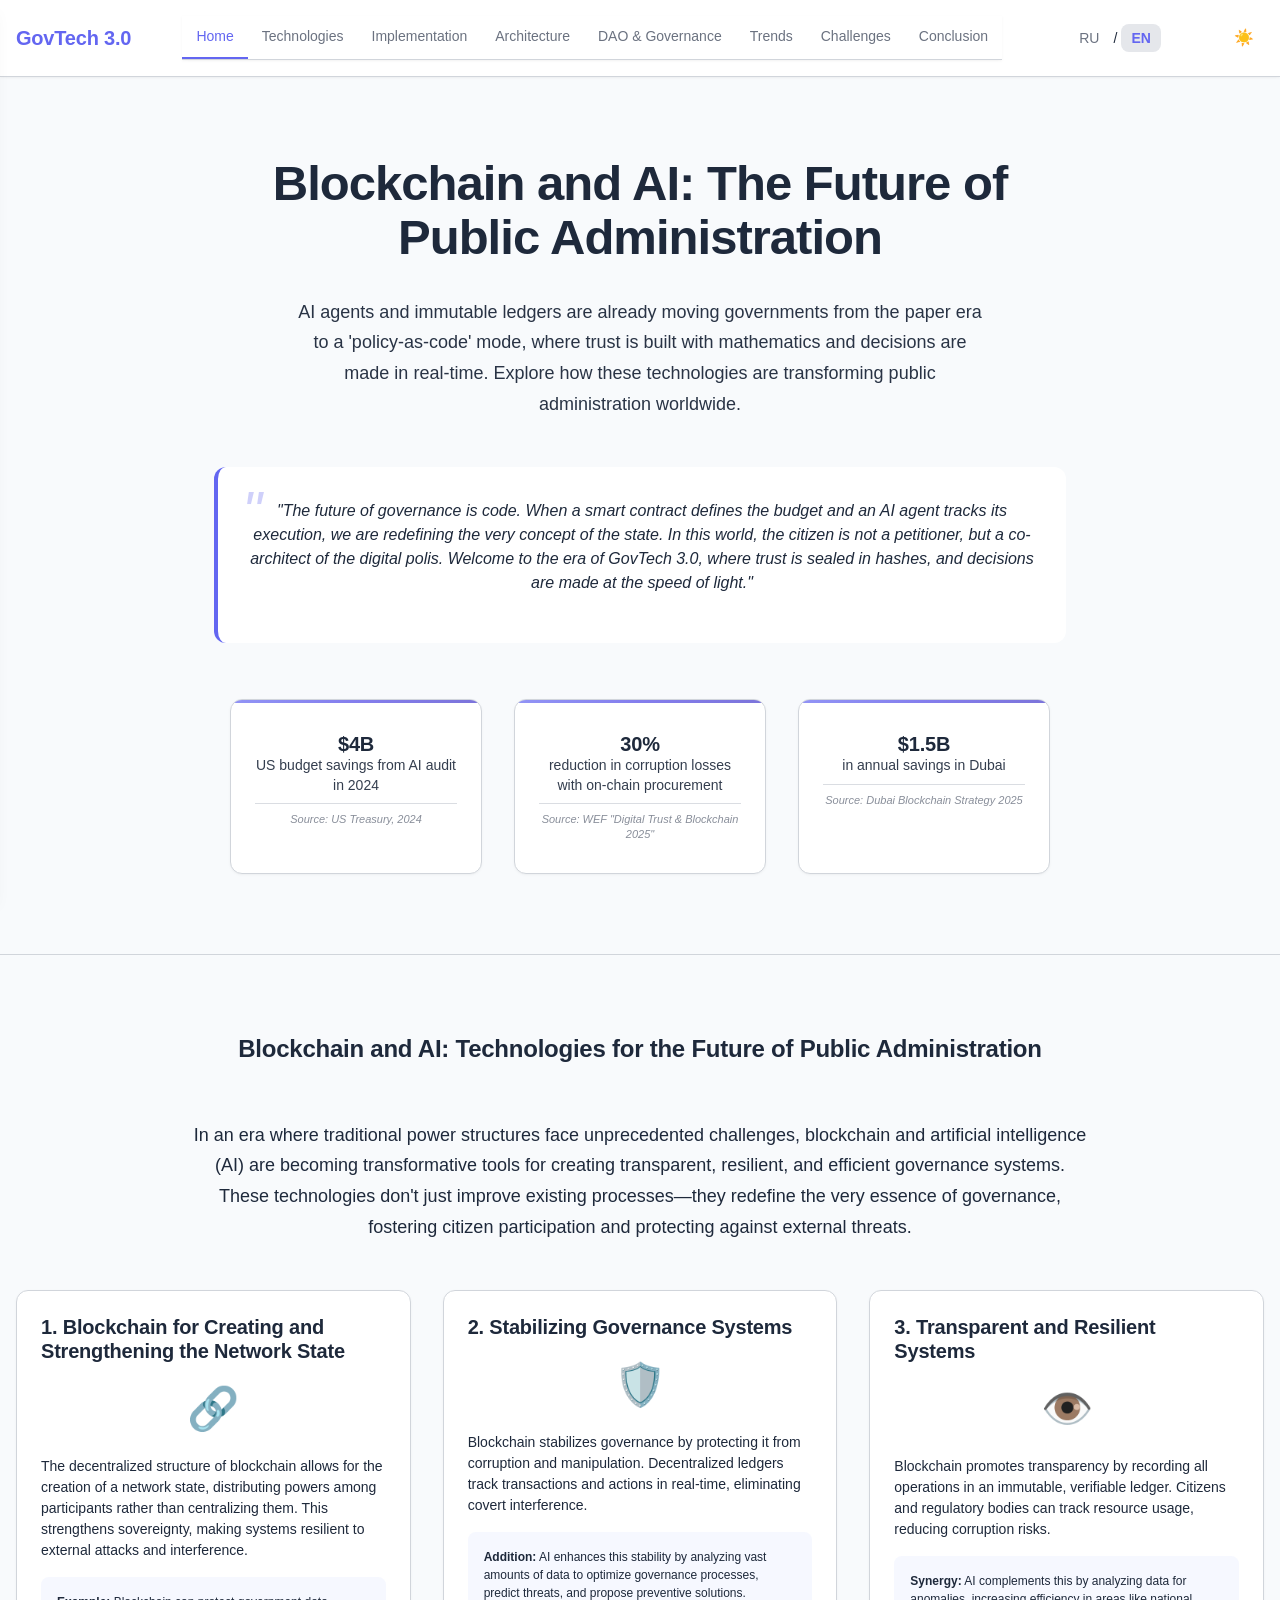
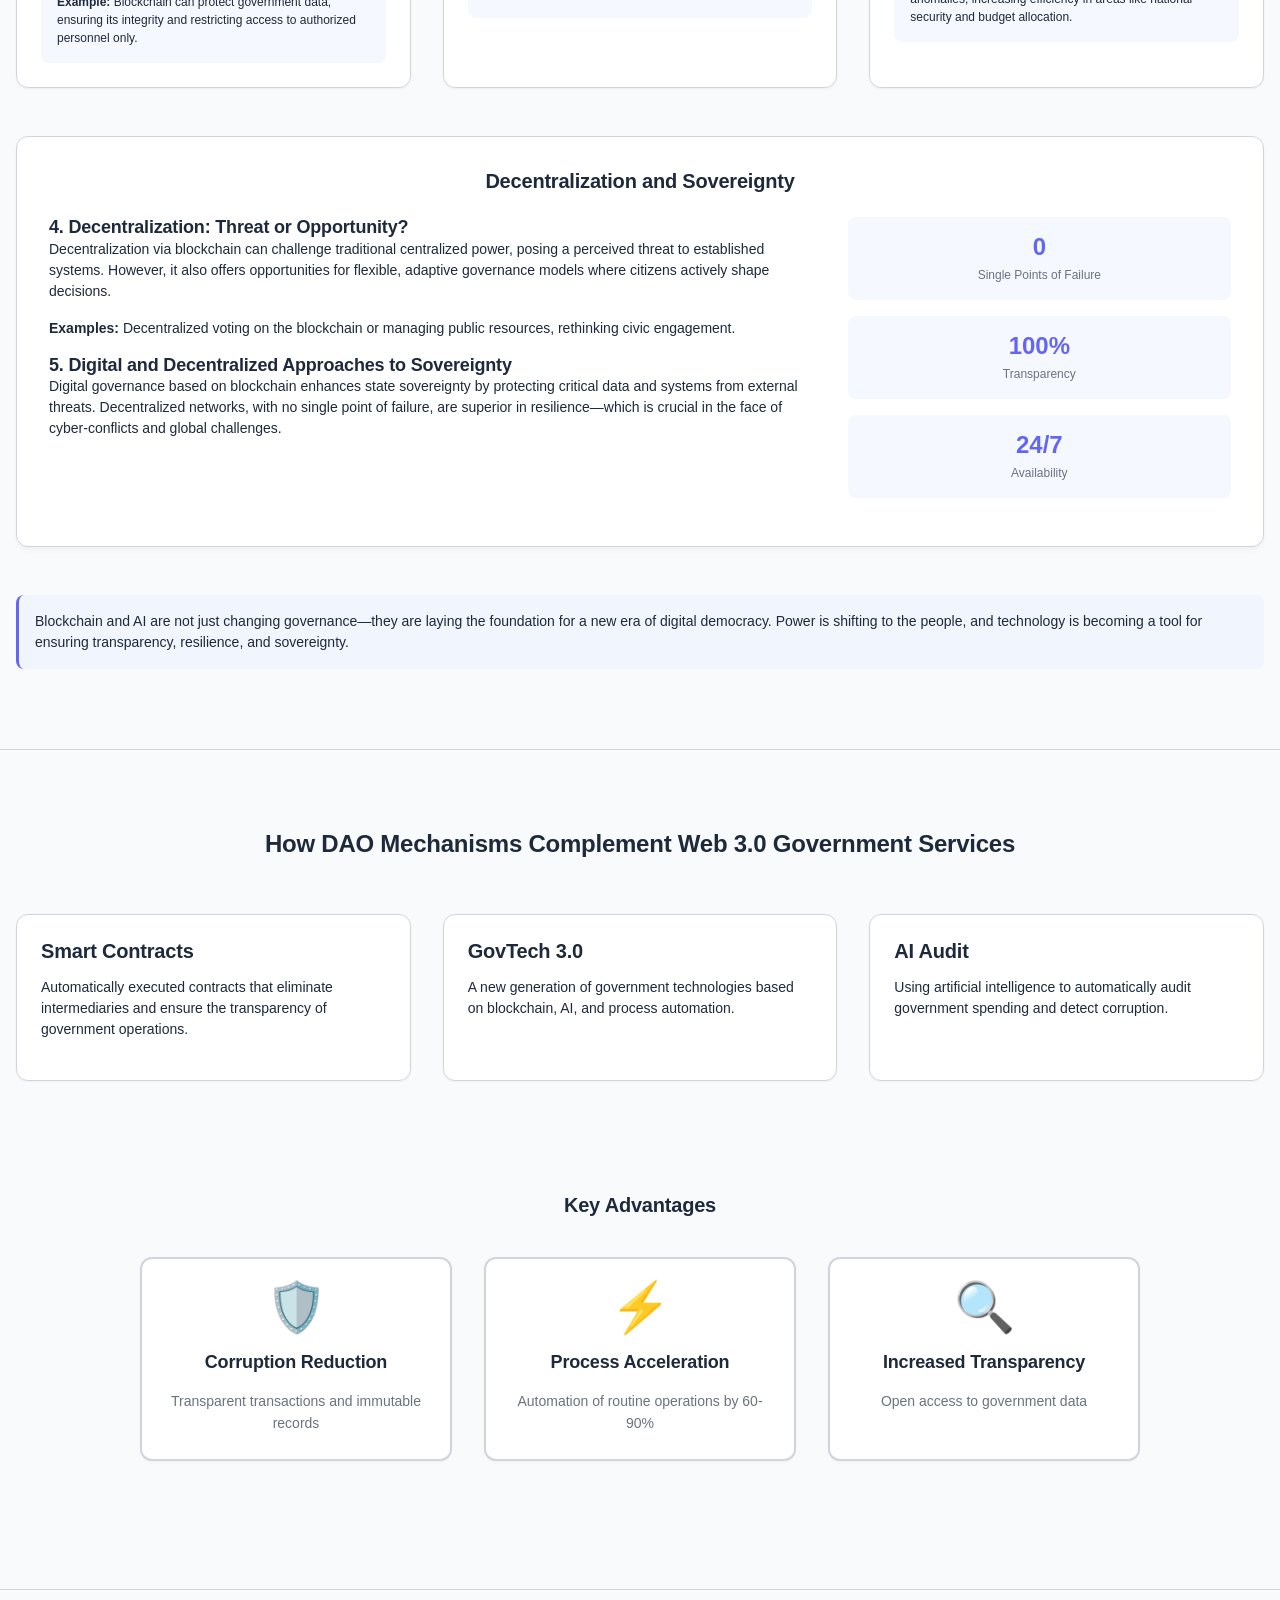
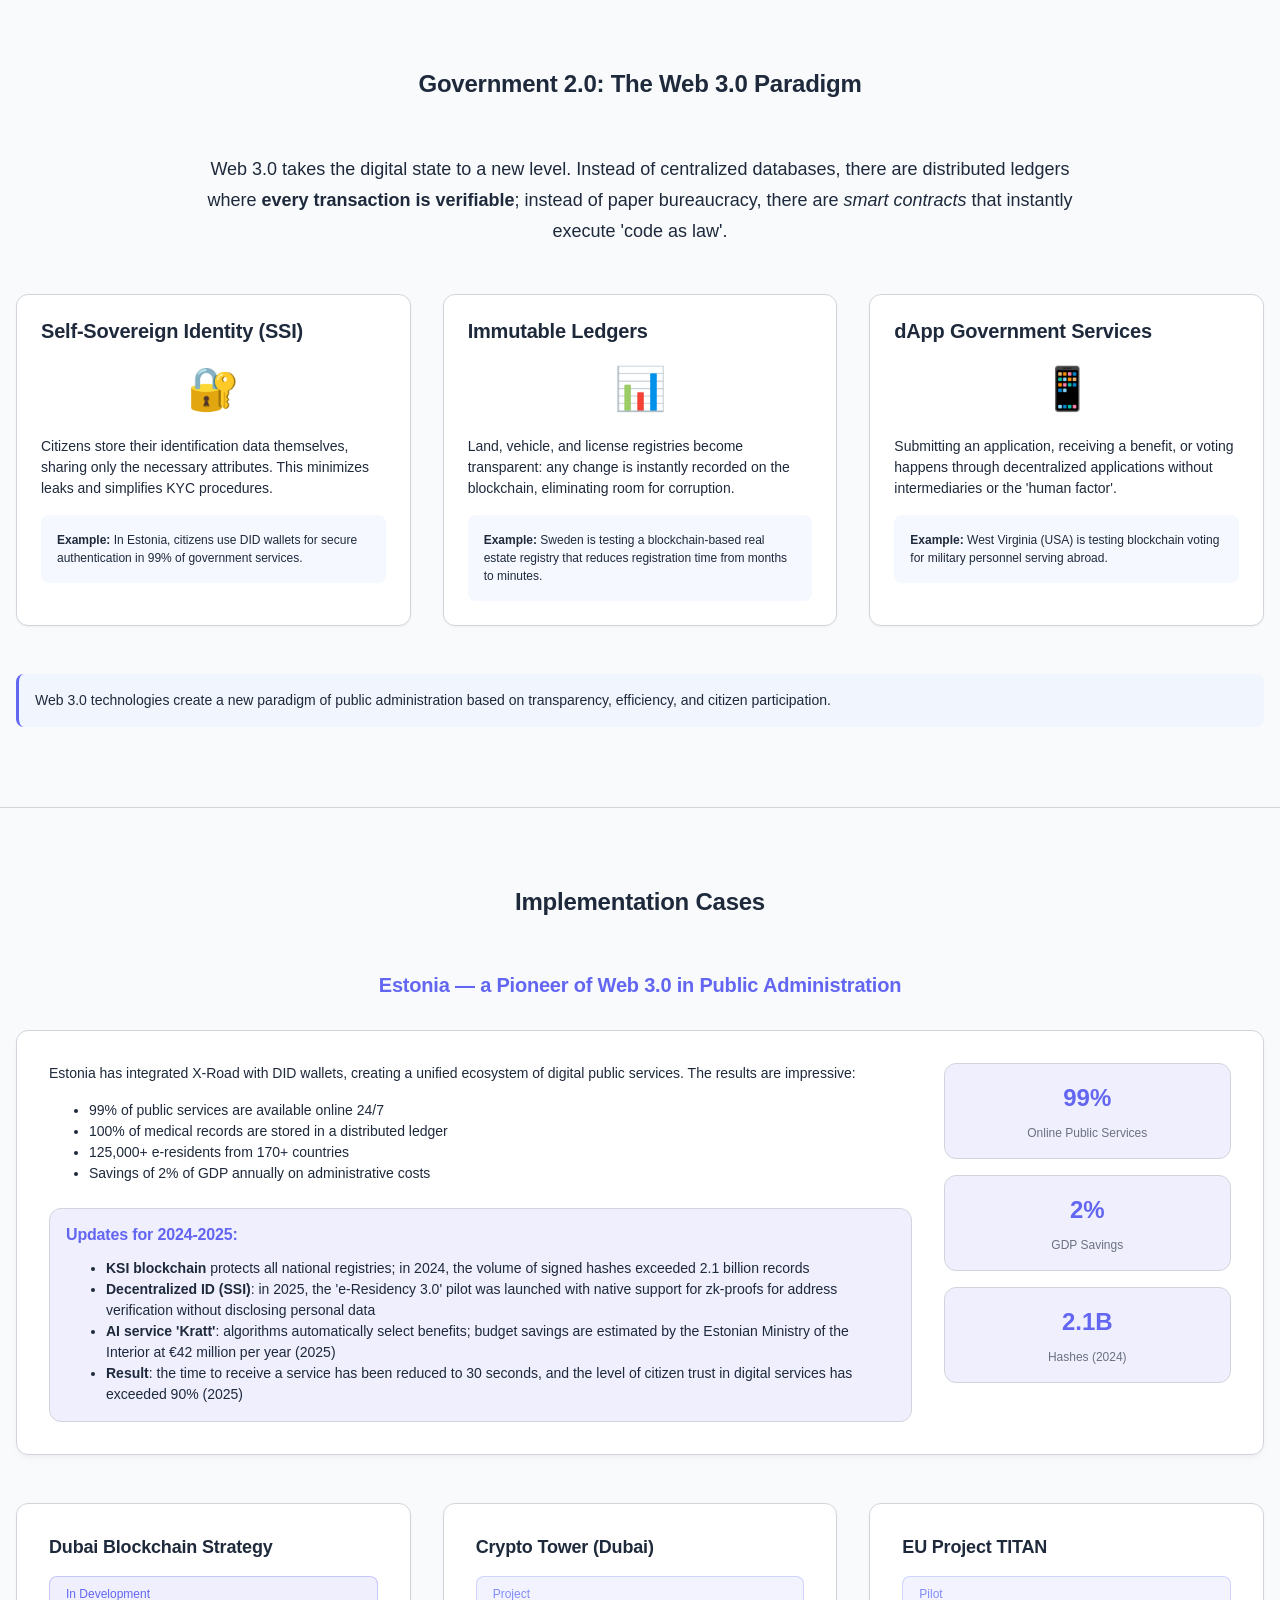
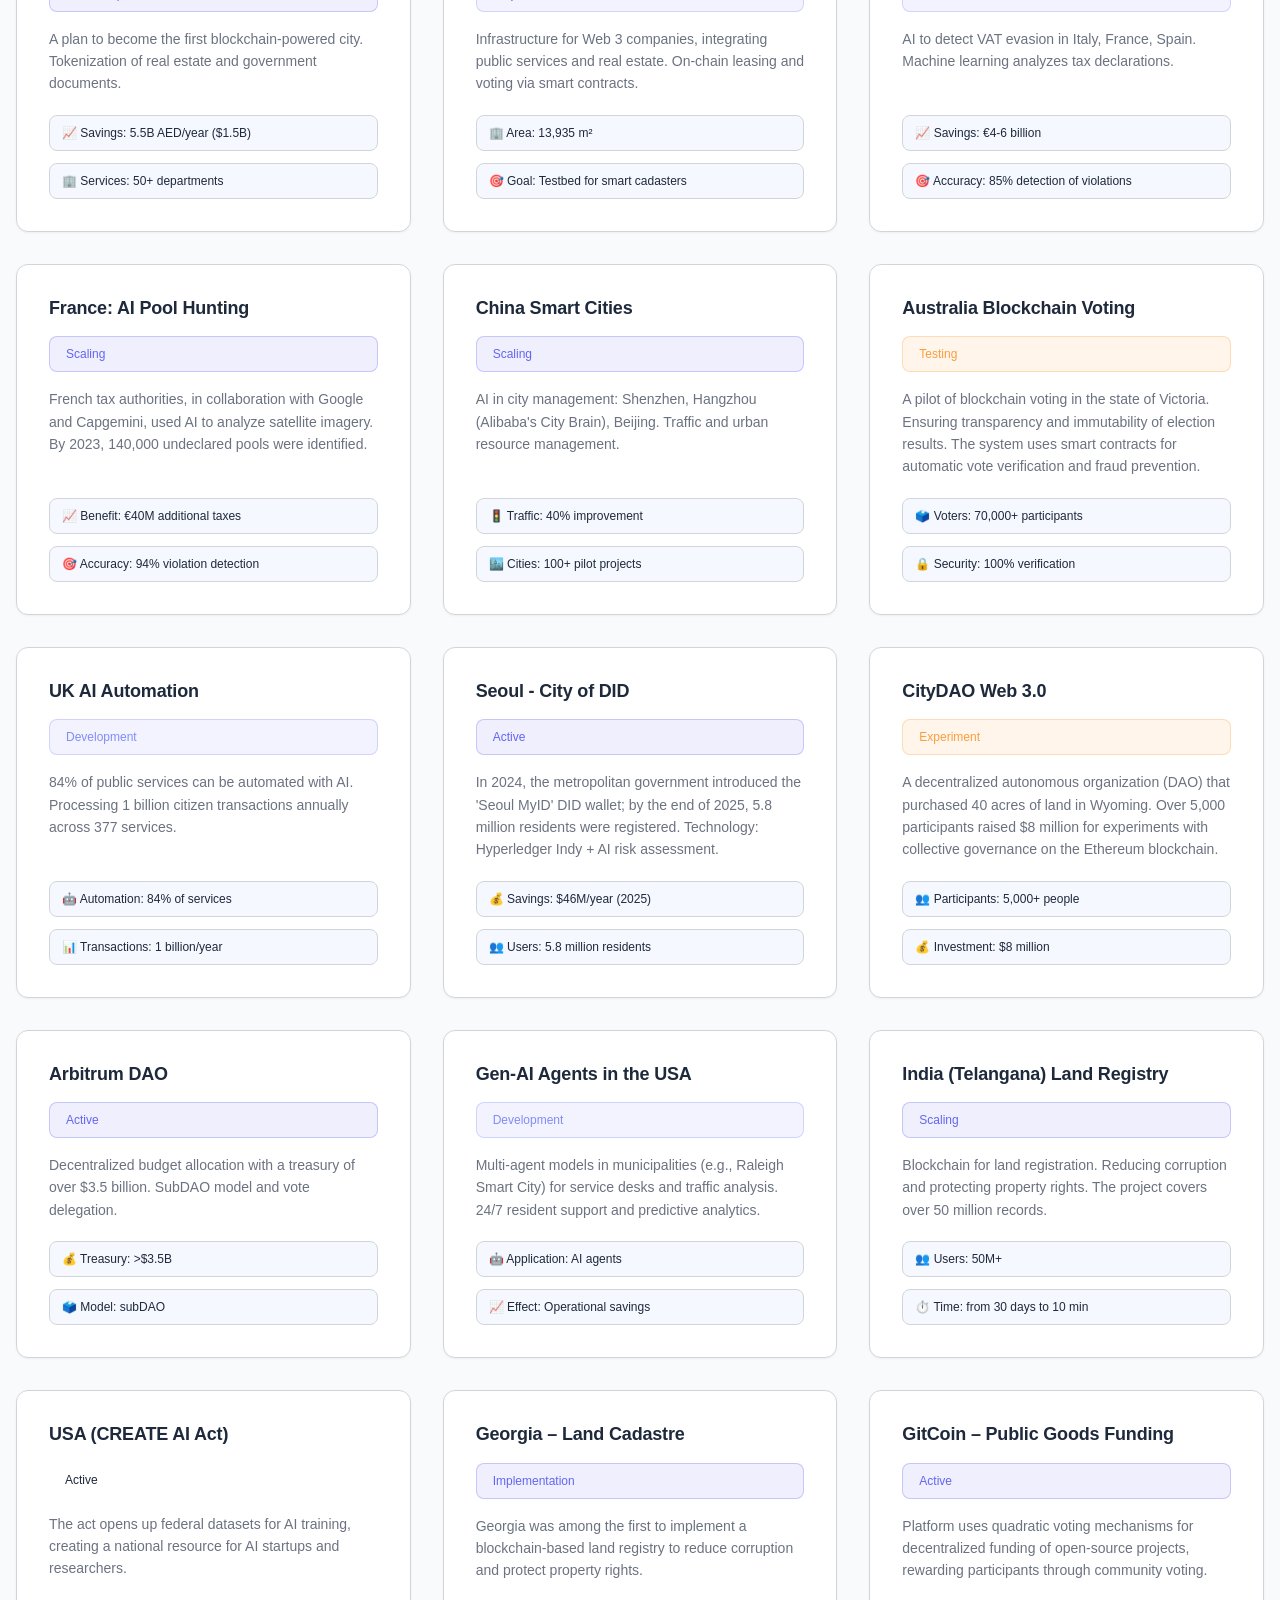
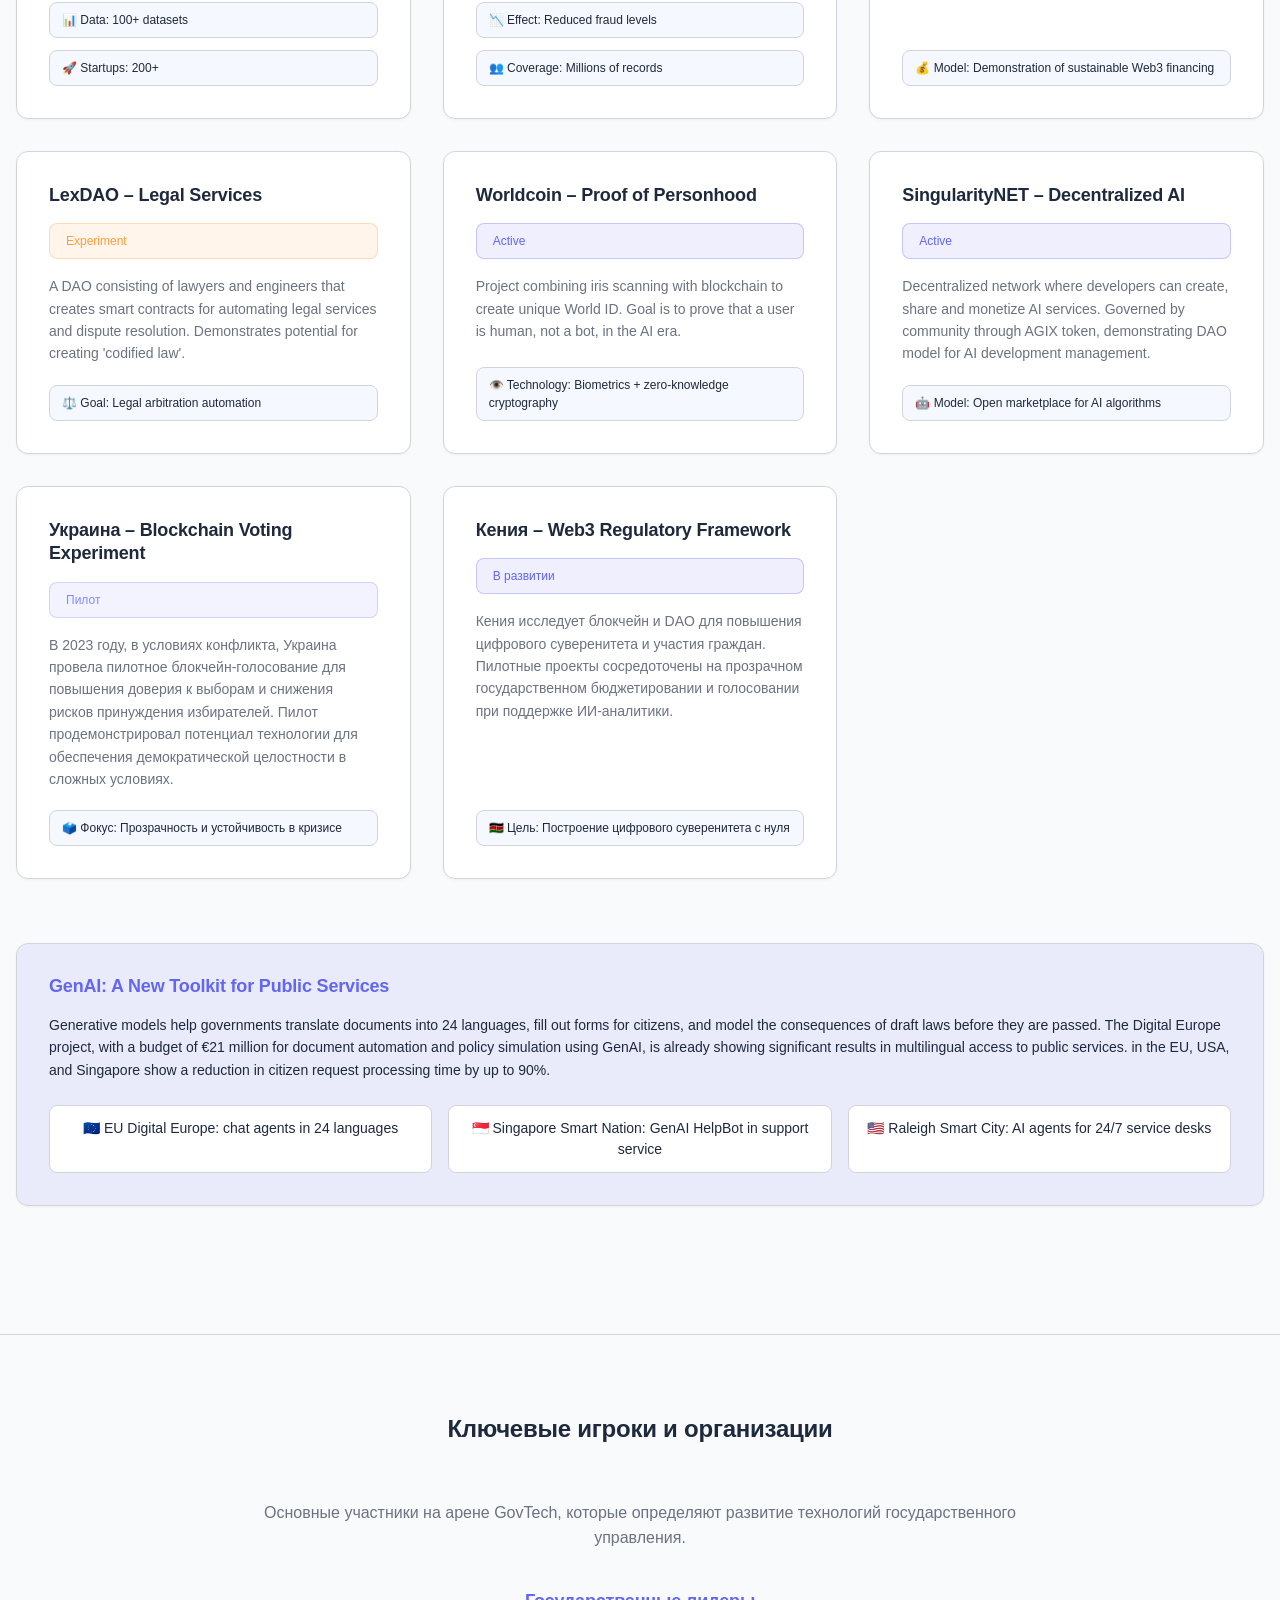
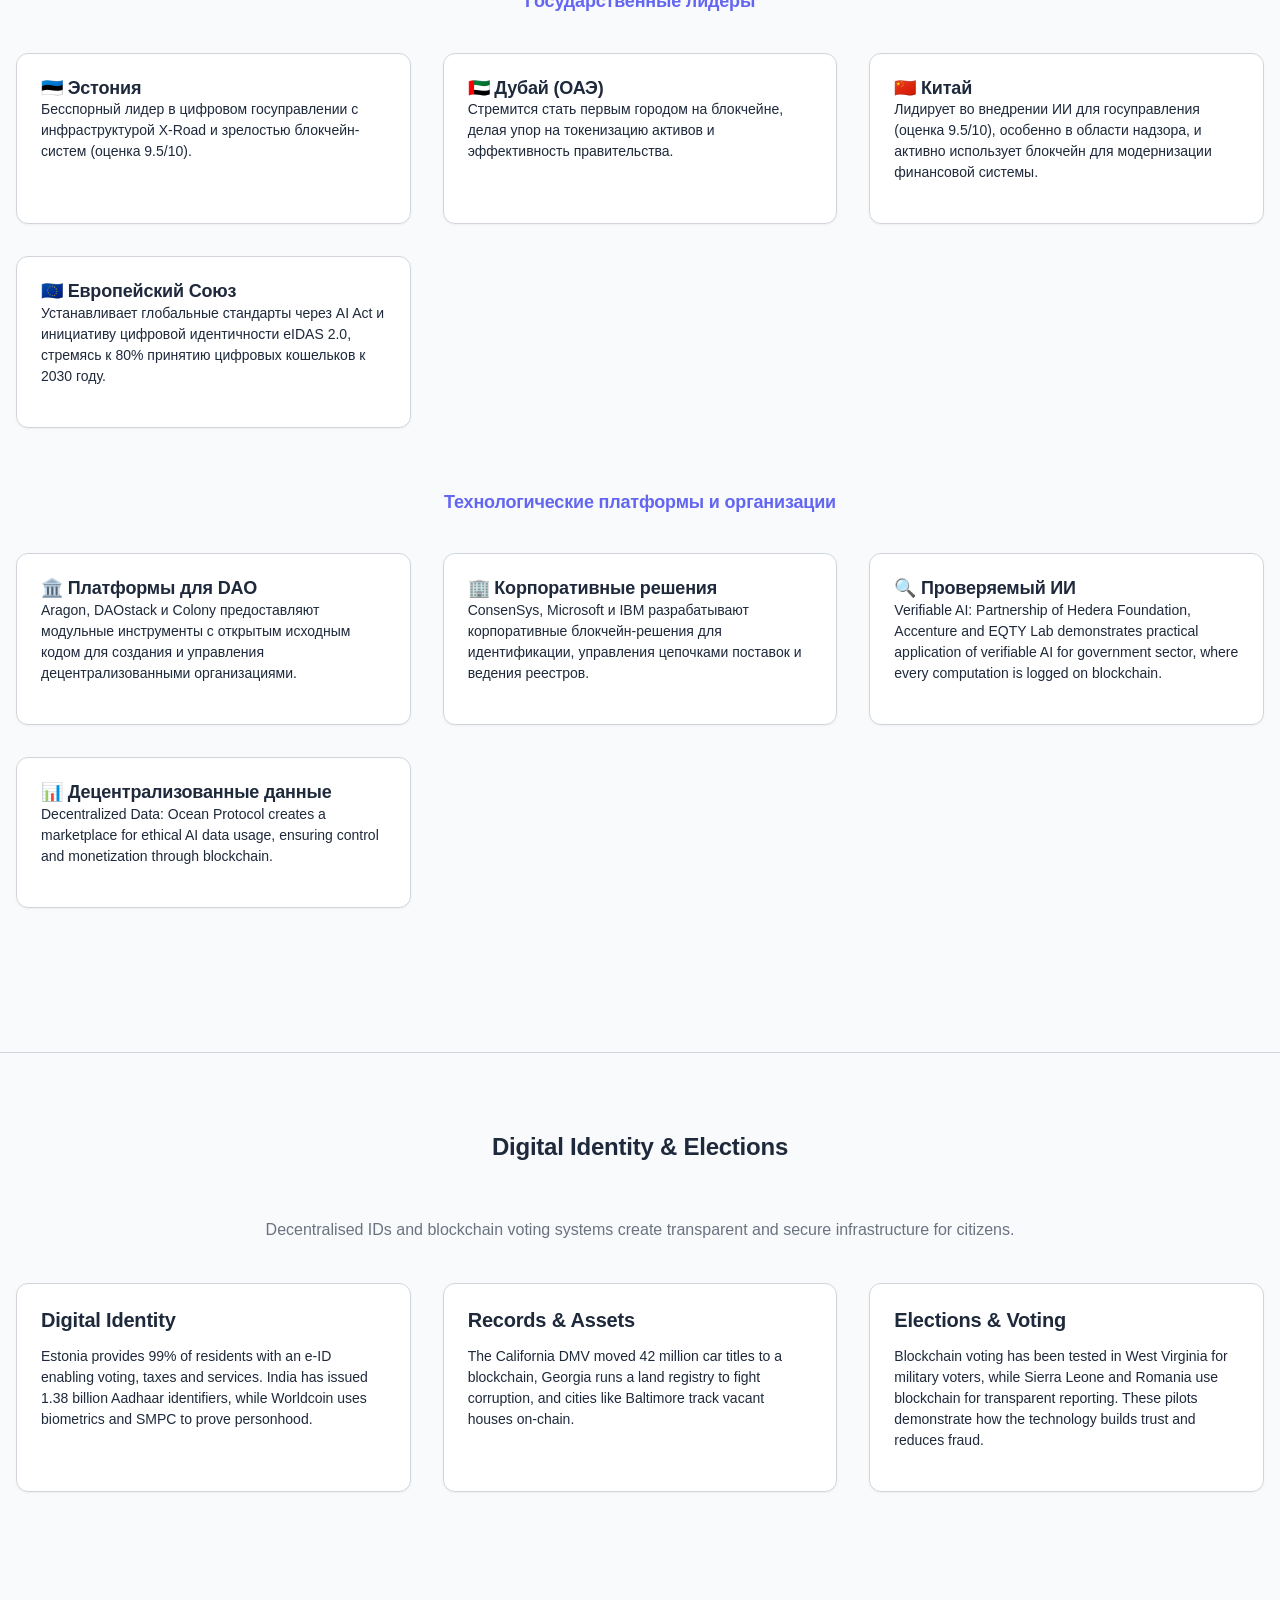
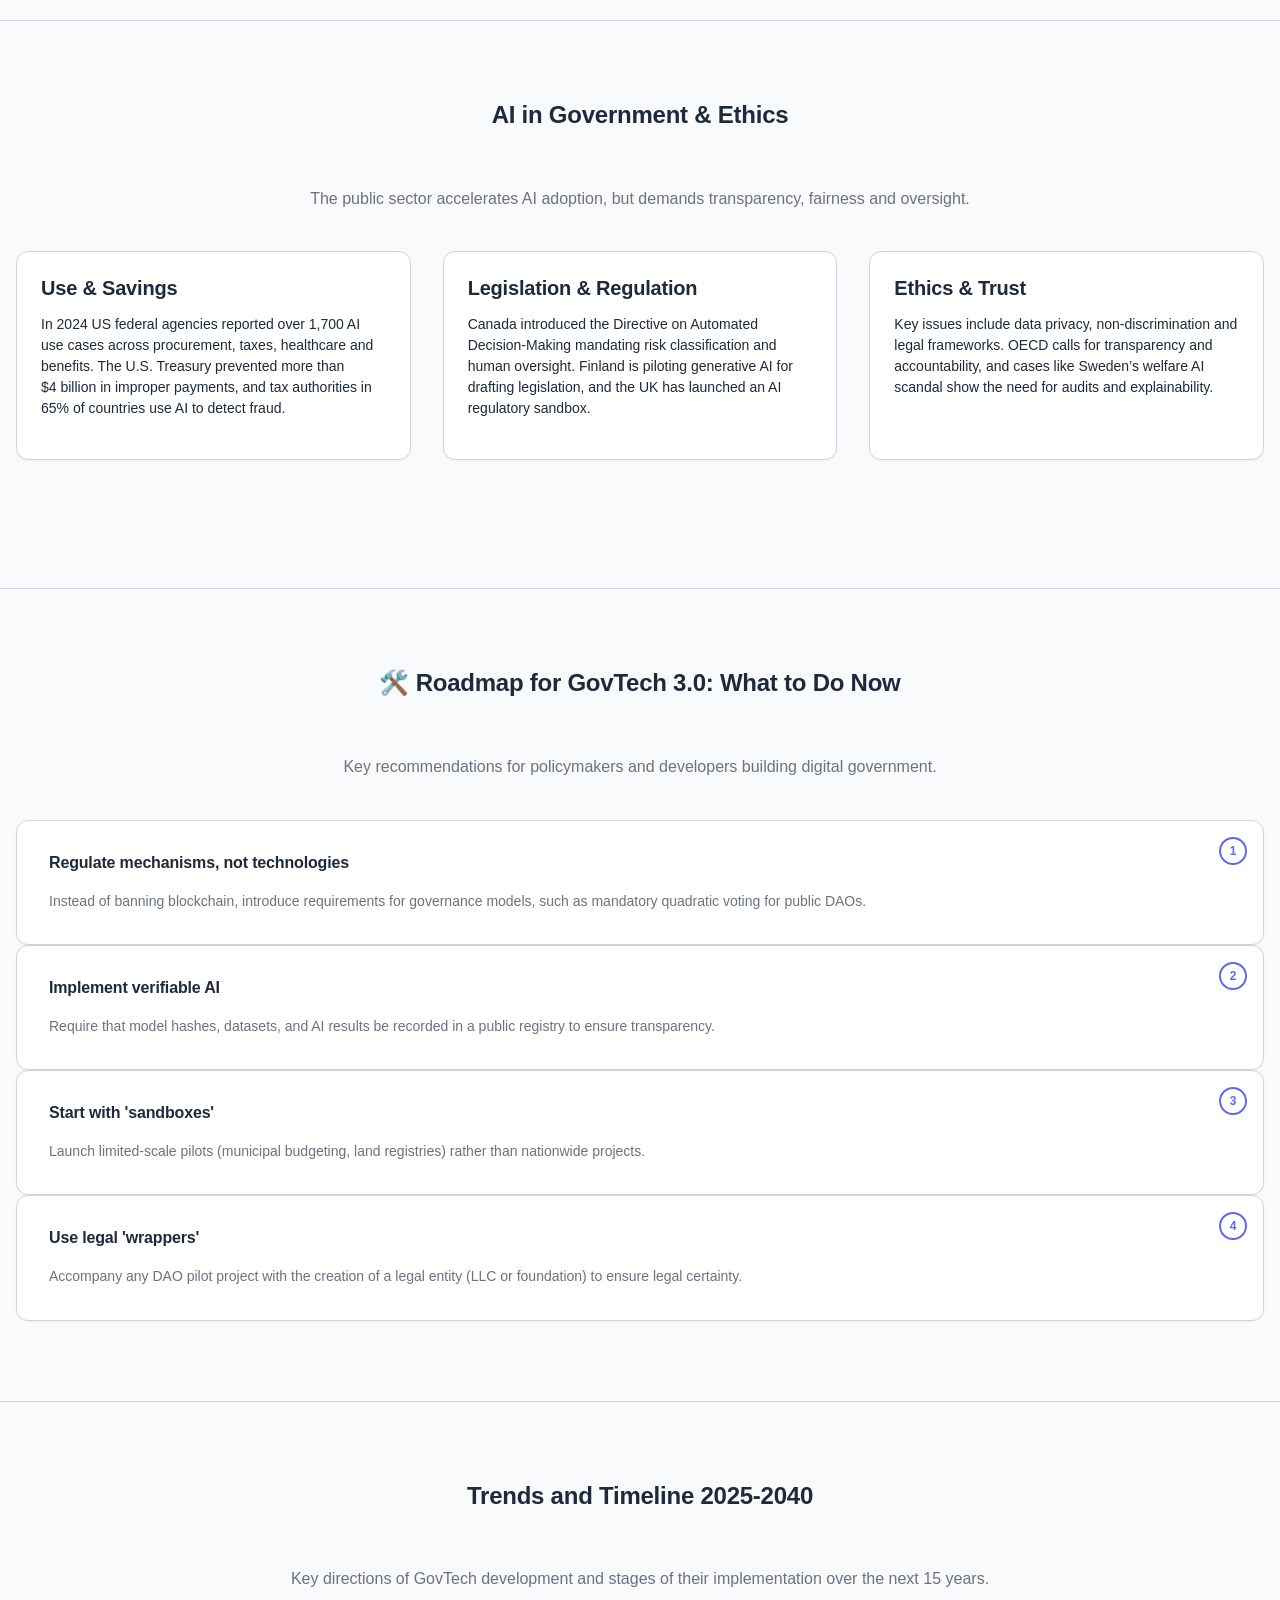
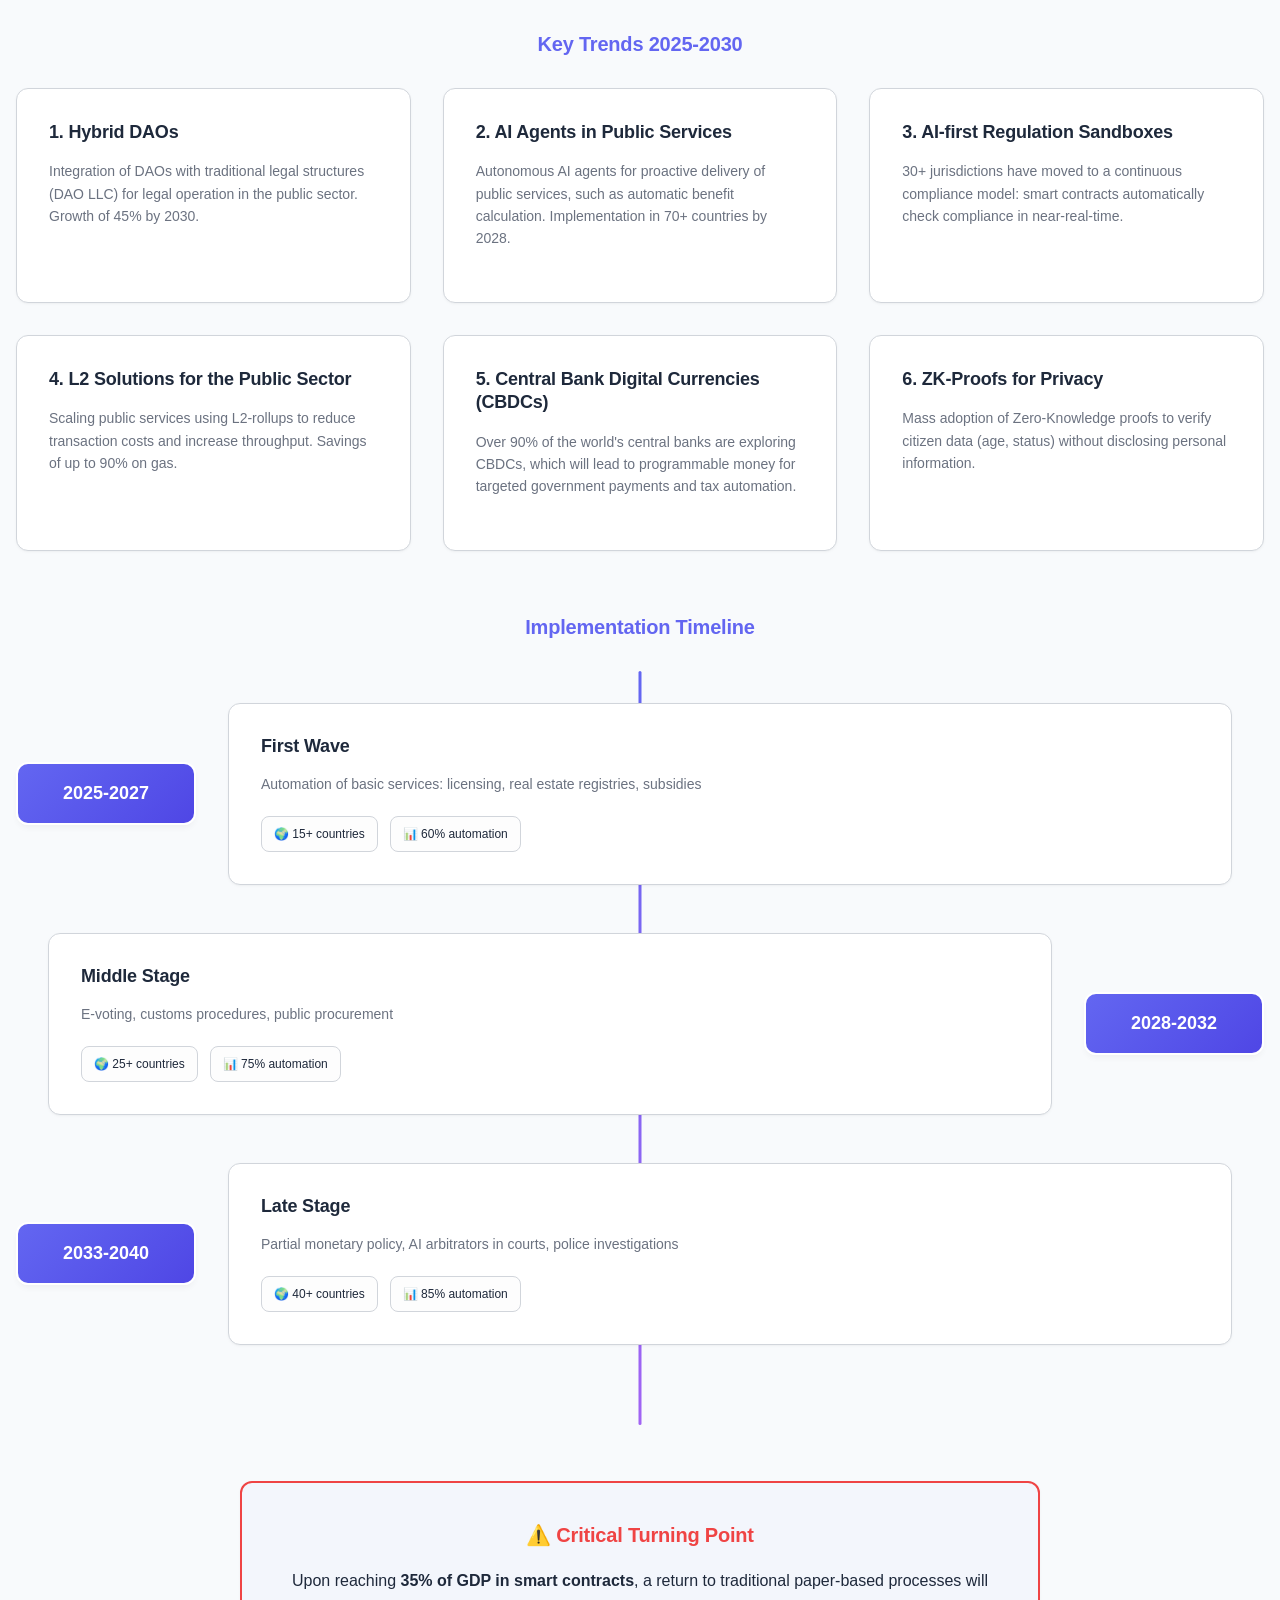
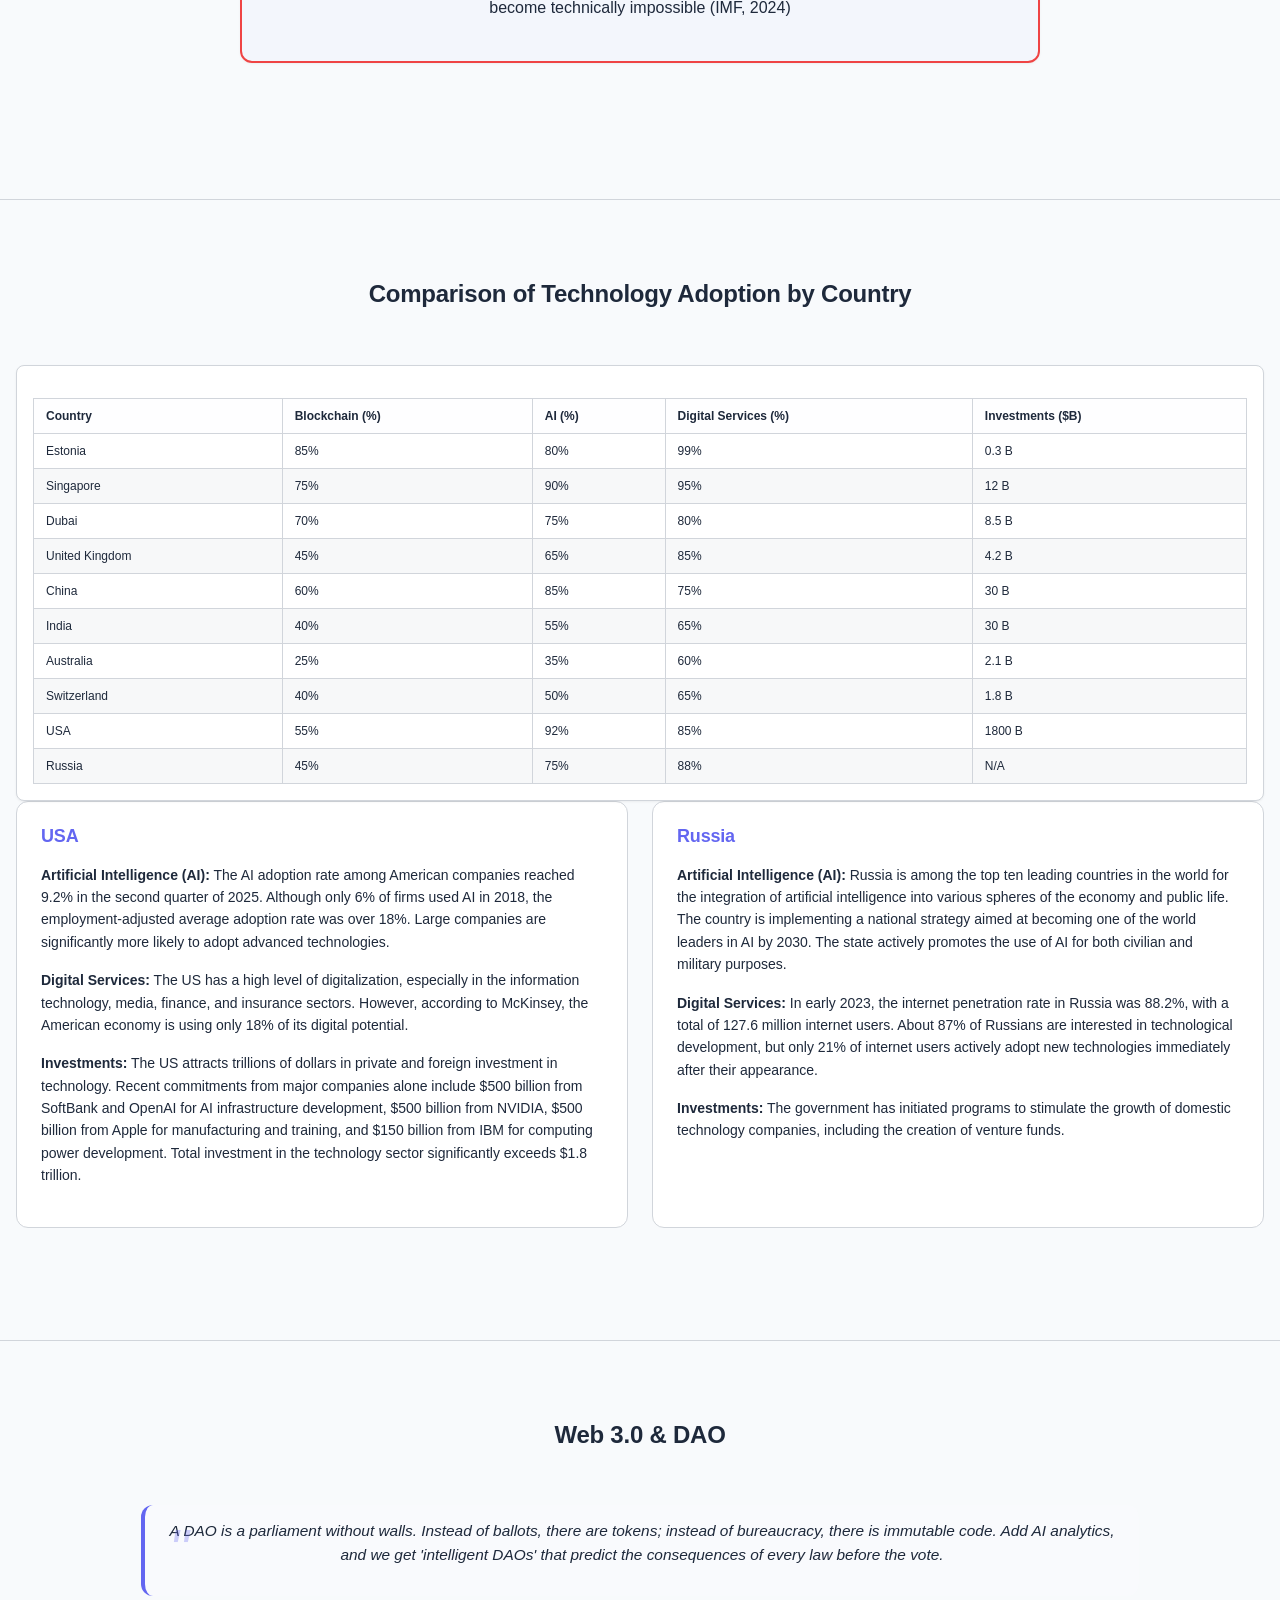
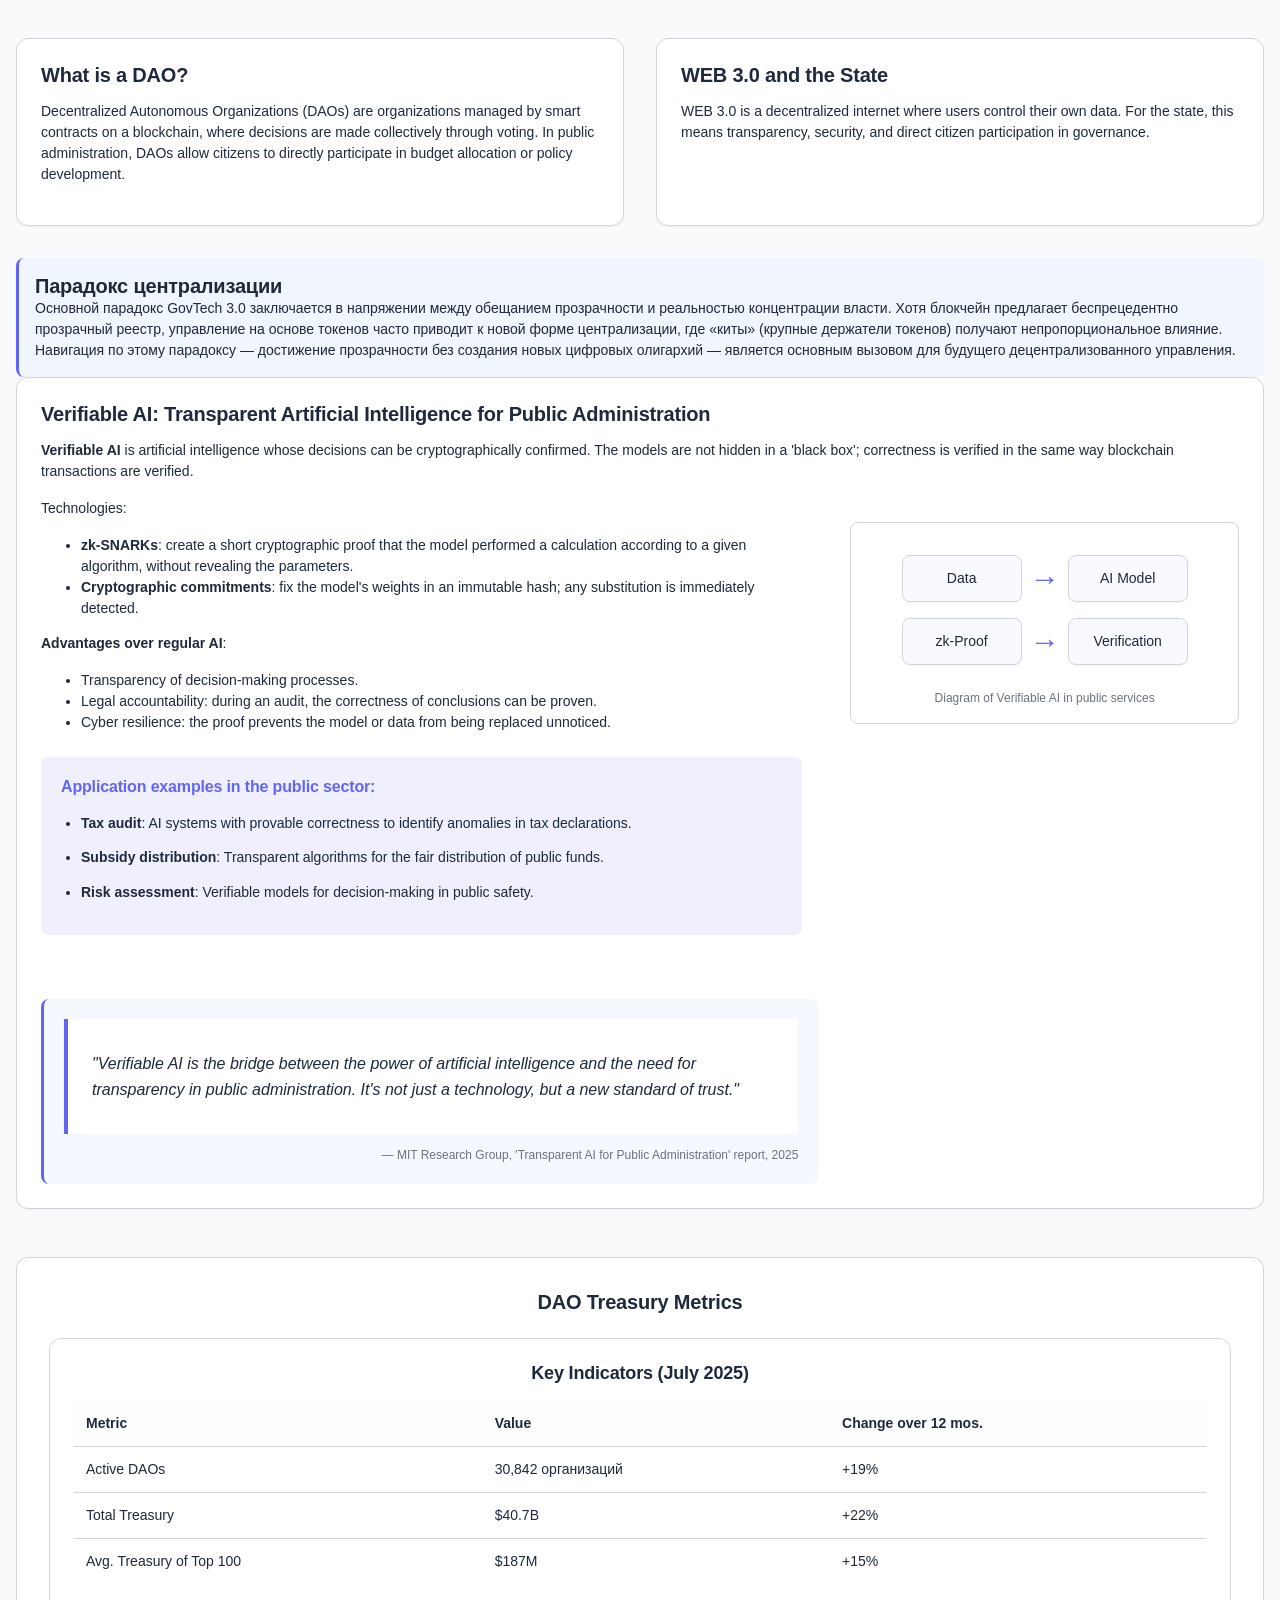
<file: index.html>
<!DOCTYPE html>
<html lang="ru">

<head>
    <meta charset="UTF-8">
    <meta name="viewport" content="width=device-width, initial-scale=1.0">
    <title data-key="pageTitle">Блокчейн и ИИ: будущее государственного управления</title>
    <link rel="stylesheet" href="style.css">

    <!-- Favicon -->
    <link rel="icon" href="favicon.png" type="image/png">
</head>

<body class="light-theme">

    <!-- Header with navigation and theme toggle -->
    <header class="header">
        <div class="container">
            <div class="flex items-center justify-between">
                <div class="logo">
                    <h1>GovTech 3.0</h1>
                </div>
                <!-- FIX: Десктопная навигация дополнена всеми разделами -->
                <nav class="nav">
                    <ul class="nav-list">
                        <!-- Desktop navigation: limit to 8 compact items -->
                        <li><a href="#home" class="nav-link active" data-key="navHome">Главная</a></li>
                        <li><a href="#blockchain-ai" class="nav-link" data-key="navBlockchainAI">Технологии</a></li>
                        <li><a href="#cases" class="nav-link" data-key="navCases">Внедрение</a></li>
                        <li><a href="#architecture" class="nav-link" data-key="navArchitecture">Архитектура</a></li>
                        <li><a href="#dao" class="nav-link" data-key="navDAO">DAO и управление</a></li>

                        <li><a href="#trends" class="nav-link" data-key="navTrends">Тренды</a></li>
                        <li><a href="#challenges" class="nav-link" data-key="navChallenges">Вызовы</a></li>
                        <li><a href="#conclusion" class="nav-link" data-key="navConclusion">Заключение</a></li>
                    </ul>
                </nav>
                <div class="lang-switcher">
                    <button class="lang-btn" data-lang="ru">RU</button>
                    <span>/</span>
                    <button class="lang-btn" data-lang="en">EN</button>
                </div>
                <!-- Theme toggle button; displays sun for light theme and moon for dark theme -->
                <div class="theme-switcher">
                    <button id="themeToggle" aria-label="Toggle color theme">🌙</button>
                </div>
                <!-- Hamburger menu for mobile -->
                <div class="hamburger-menu" id="hamburgerMenu">
                    <span></span>
                    <span></span>
                    <span></span>
                </div>

            </div>
        </div>
    </header>

    <!-- Mobile Navigation -->
    <!-- В мобильном меню оставлены только необходимые пункты и добавлена кнопка закрытия -->
    <div class="mobile-nav" id="mobileNav">
        <!-- Кнопка закрытия мобильного меню -->
        <button class="mobile-nav-close" id="mobileNavClose" aria-label="Закрыть меню">&times;</button>
        <ul class="mobile-nav-list">
            <li><a href="#home" class="mobile-nav-link active" data-key="navHome">Главная</a></li>
            <li><a href="#blockchain-ai" class="mobile-nav-link" data-key="navBlockchainAI">Технологии</a></li>
            <li><a href="#cases" class="mobile-nav-link" data-key="navCases">Внедрение</a></li>
            <li><a href="#architecture" class="mobile-nav-link" data-key="navArchitecture">Архитектура</a></li>
            <li><a href="#dao" class="mobile-nav-link" data-key="navDAO">DAO</a></li>

            <li><a href="#trends" class="mobile-nav-link" data-key="navTrends">Тренды</a></li>
            <li><a href="#challenges" class="mobile-nav-link" data-key="navChallenges">Вызовы</a></li>
            <li><a href="#conclusion" class="mobile-nav-link" data-key="navConclusion">Заключение</a></li>
        </ul>
    </div>

    <!-- Main Content -->
    <main>
        <!-- Home Section -->
        <section id="home" class="section section--hero">
            <div class="container">
                <div class="hero-content">
                    <h1 class="hero-title" data-key="heroTitle">Блокчейн и ИИ: будущее государственного управления</h1>
                    <p class="hero-subtitle" data-key="heroSubtitle">
                        AI-агенты и неизменяемые реестры уже переводят государство из бумажной эпохи в режим
                        код-как-политика, где доверие строится математикой, а решения принимаются в реальном времени.
                        Исследуйте, как эти технологии трансформируют государственное управление по всему миру.
                    </p>
                    <blockquote class="hero-manifesto">
                        <p data-key="heroManifesto">«Будущее управления — это код. Когда смарт-контракт фиксирует бюджет, а ИИ-агент отслеживает
                            его исполнение, мы переосмысливаем само понятие государства. В этом мире гражданин — не проситель, а со-архитектор цифрового полиса. Добро пожаловать в эру GovTech 3.0, где доверие
                            запечатлено в хэшах, а решения принимаются скоростью света.»</p>
                    </blockquote>
                    <div class="hero-stats">
                        <div class="stat-card">
                            <h3 data-key="statUSBudgetValue">$4 млрд</h3>
                            <p data-key="statUSBudget">Экономия бюджета США благодаря ИИ-аудиту в 2024 году</p>
                            <small class="stat-source" data-key="statUSBudgetSource">Источник: Казначейство США, 2024</small>
                        </div>
                        <div class="stat-card">
                            <h3>30%</h3>
                            <p data-key="statDubaiCorruption">сокращение коррупционных потерь при on-chain-закупках</p>
                            <small class="stat-source" data-key="sourceWEF">Источник: WEF "Digital Trust & Blockchain 2025"</small>
                        </div>
                        <div class="stat-card">
                            <h3 data-key="statDubaiSavingsValue">$1.5 млрд</h3>
                            <p data-key="statDubaiSavings">экономии в Дубае ежегодно</p>
                            <small class="stat-source" data-key="sourceDubai">Источник: Dubai Blockchain Strategy 2025</small>
                        </div>
                    </div>
                </div>
            </div>
        </section>

        <!-- Blockchain and AI Section -->
        <section id="blockchain-ai" class="section">
            <div class="container">
                <h2 data-key="sectionBlockchainAITitle">Блокчейн и ИИ: технологии для будущего государственного управления</h2>

                <div class="web3-intro">
                    <p class="web3-tagline" data-key="web3IntroTagline">В эпоху, когда традиционные структуры власти сталкиваются с беспрецедентными
                        вызовами, блокчейн и искусственный интеллект (ИИ) становятся трансформирующими инструментами для создания прозрачных, устойчивых и эффективных систем управления. Эти технологии не просто
                        улучшают существующие процессы — они переопределяют саму суть управления, способствуя участию
                        граждан и защищая от внешних угроз.</p>
                </div>

                <div class="web3-grid">
                    <div class="card">
                        <div class="card__body">
                            <h3 data-key="web3Card1Title">1. Блокчейн для создания и укрепления сетевого государства</h3>
                            <div class="web3-icon" data-key="web3Card1Icon">🔗</div>
                            <p data-key="web3Card1Text">Децентрализованная структура блокчейна позволяет создать сетевое государство, распределяя
                                полномочия между участниками, а не централизуя их. Это укрепляет суверенитет, делая
                                системы устойчивыми к внешним атакам и вмешательствам.</p>
                            <div class="web3-example" data-key="web3Card1Example">
                                <strong>Пример:</strong> Блокчейн может защищать государственные данные, обеспечивая их целостность и ограничивая доступ только авторизованным лицам.
                            </div>
                        </div>
                    </div>

                    <div class="card">
                        <div class="card__body">
                            <h3 data-key="web3Card2Title">2. Стабилизация систем управления</h3>
                            <div class="web3-icon" data-key="web3Card2Icon">🛡️</div>
                            <p data-key="web3Card2Text">Блокчейн стабилизирует управление, защищая его от коррупции и манипуляций.
                                Децентрализованные реестры отслеживают транзакции и действия в реальном времени,
                                исключая скрытое вмешательство.</p>
                            <div class="web3-example" data-key="web3Card2Example">
                                <strong>Дополнение:</strong> ИИ повышает эту стабильность, анализируя огромные массивы
                                данных для оптимизации процессов управления, прогнозирования угроз и предложения
                                превентивных решений.
                            </div>
                        </div>
                    </div>

                    <div class="card">
                        <div class="card__body">
                            <h3 data-key="web3Card3Title">3. Прозрачные и устойчивые системы</h3>
                            <div class="web3-icon" data-key="web3Card3Icon">👁️</div>
                            <p data-key="web3Card3Text">Блокчейн способствует прозрачности, регистрируя все операции в неизменяемом, проверяемом
                                реестре. Граждане и контролирующие органы могут отслеживать использование ресурсов,
                                снижая риски коррупции.</p>
                            <div class="web3-example" data-key="web3Card3Example">
                                <strong>Синергия:</strong> ИИ дополняет это, анализируя данные на предмет аномалий,
                                повышая эффективность в таких областях, как национальная безопасность и распределение
                                бюджета.
                            </div>
                        </div>
                    </div>
                </div>

                <div class="web3-case-study">
                    <h3 data-key="decentralizationTitle">Децентрализация и суверенитет</h3>
                    <div class="web3-case-content">
                        <div class="web3-case-text">
                            <h4 data-key="decentralizationCard1Title">4. Децентрализация: угроза или возможность?</h4>
                            <p data-key="decentralizationCard1Text1">Децентрализация через блокчейн может бросить вызов традиционной централизованной власти,
                                представляя воспринимаемую угрозу для устоявшихся систем. Однако она также предлагает
                                возможности для гибких, адаптивных моделей управления, где граждане активно формируют
                                решения.</p>
                            <p data-key="decentralizationCard1Text2"><strong>Примеры:</strong> Децентрализованное голосование на блокчейне или управление
                                общественными ресурсами, переосмысливая гражданское участие.</p>

                            <h4 data-key="decentralizationCard2Title">5. Цифровые и децентрализованные подходы к суверенитету</h4>
                            <p data-key="decentralizationCard2Text">Цифровое управление на основе блокчейна усиливает государственный суверенитет, защищая
                                критически важные данные и системы от внешних угроз. Децентрализованные сети, не имеющие
                                единой точки отказа, превосходят по устойчивости — что критически важно в условиях
                                кибер-конфликтов и глобальных вызовов.</p>
                        </div>
                        <div class="web3-case-stats">
                            <div class="web3-stat">
                                <div class="web3-stat-value">0</div>
                                <div class="web3-stat-label" data-key="statNoSPOF">Единых точек отказа</div>
                            </div>
                            <div class="web3-stat">
                                <div class="web3-stat-value">100%</div>
                                <div class="web3-stat-label" data-key="statTransparency">Прозрачность</div>
                            </div>
                            <div class="web3-stat">
                                <div class="web3-stat-value">24/7</div>
                                <div class="web3-stat-label" data-key="statAvailability">Доступность</div>
                            </div>
                        </div>
                    </div>
                </div>

                <div class="info-box">
                    <p data-key="infoBoxText">Блокчейн и ИИ не просто меняют управление — они закладывают основу для новой эры цифровой
                        демократии. Власть переходит к людям, а технологии становятся инструментом обеспечения
                        прозрачности, устойчивости и суверенитета.</p>
                </div>

            </div>
        </section>

        <!-- Introduction Section -->
        <section id="introduction" class="section">
            <div class="container">
                <h2 data-key="sectionIntroTitle">Как DAO-механизмы дополняют Web 3.0-госуслуги</h2>
                <div class="intro-grid">
                    <div class="card">
                        <div class="card__body">
                            <h3 data-key="introCard1Title">Смарт-контракты</h3>
                            <p data-key="introCard1Text">Автоматически исполняемые контракты, которые устраняют посредников и обеспечивают
                                прозрачность государственных операций.</p>
                        </div>
                    </div>
                    <div class="card">
                        <div class="card__body">
                            <h3 data-key="introCard2Title">GovTech 3.0</h3>
                            <p data-key="introCard2Text">Новое поколение государственных технологий, основанное на блокчейне,
                                ИИ и автоматизации процессов.</p>
                        </div>
                    </div>
                    <div class="card">
                        <div class="card__body">
                            <h3 data-key="introCard3Title">AI-аудит</h3>
                            <p data-key="introCard3Text">Использование искусственного интеллекта для автоматической проверки государственных
                                расходов и выявления коррупции.</p>
                        </div>
                    </div>
                </div>

                <div class="benefits-section">
                    <h3 data-key="benefitsTitle">Ключевые преимущества</h3>
                    <div class="benefits-grid">
                        <div class="benefit-item">
                            <div class="benefit-icon">🛡️</div>
                            <h4 data-key="benefit1Title">Снижение коррупции</h4>
                            <p data-key="benefit1Text">Прозрачные транзакции и неизменяемые записи</p>
                        </div>
                        <div class="benefit-item">
                            <div class="benefit-icon">⚡</div>
                            <h4 data-key="benefit2Title">Ускорение процессов</h4>
                            <p data-key="benefit2Text">Автоматизация рутинных операций на 60-90%</p>
                        </div>
                        <div class="benefit-item">
                            <div class="benefit-icon">🔍</div>
                            <h4 data-key="benefit3Title">Повышение прозрачности</h4>
                            <p data-key="benefit3Text">Открытый доступ к государственным данным</p>
                        </div>
                    </div>
                </div>
            </div>
        </section>

        <!-- Web 3.0 Governance Section -->
        <section id="web3-governance" class="section">
            <div class="container">
                <h2 data-key="sectionWeb3GovTitle">Государство-2.0: Web 3.0-парадигма</h2>

                <div class="web3-intro">
                    <p class="web3-tagline" data-key="web3GovTagline">Web 3.0 выводит цифровое государство на новый уровень. Вместо
                        централизованных баз данных — распределённые реестры, где <strong>каждая транзакция
                            проверяема</strong>; вместо бумажной бюрократии — <em>смарт-контракты</em>, мгновенно
                        исполняющие «код как закон».</p>
                </div>

                <div class="web3-grid">
                    <div class="card">
                        <div class="card__body">
                            <h3 data-key="ssiTitle">Self-sovereign identity (SSI)</h3>
                            <div class="web3-icon">🔐</div>
                            <p data-key="ssiText">Гражданин хранит идентификационные данные у себя, делясь лишь необходимыми атрибутами.
                                Это минимизирует утечки и упрощает KYC-процедуры.</p>
                            <div class="web3-example" data-key="ssiExample">
                                <strong>Пример:</strong> В Эстонии граждане используют DID-кошельки для безопасной
                                аутентификации в 99% госуслуг.
                            </div>
                        </div>
                    </div>

                    <div class="card">
                        <div class="card__body">
                            <h3 data-key="immutableLedgersTitle">Неизменяемые реестры</h3>
                            <div class="web3-icon">📊</div>
                            <p data-key="immutableLedgersText">Регистры земель, авто и лицензий становятся прозрачными: любое изменение мгновенно
                                фиксируется на блокчейне, устраняя простор для коррупции.</p>
                            <div class="web3-example" data-key="immutableLedgersExample">
                                <strong>Пример:</strong> Швеция тестирует блокчейн-реестр недвижимости, сокращающий
                                время регистрации с месяцев до минут.
                            </div>
                        </div>
                    </div>

                    <div class="card">
                        <div class="card__body">
                            <h3 data-key="dAppServicesTitle">dApp-госуслуги</h3>
                            <div class="web3-icon">📱</div>
                            <p data-key="dAppServicesText">Подача заявки, выплата пособия или голосование происходят через децентрализованные
                                приложения без посредников и «человеческого фактора».</p>
                            <div class="web3-example" data-key="dAppServicesExample">
                                <strong>Пример:</strong> В Западной Вирджинии (США) тестируется блокчейн-голосование для военнослужащих за рубежом.
                            </div>
                        </div>
                    </div>
                </div>

                <div class="info-box">
                    <p data-key="web3InfoBox">Web 3.0 технологии создают новую парадигму государственного управления, основанную на прозрачности, эффективности и участии граждан.</p>
                </div>

            </div>
        </section>

        <!-- Cases Section -->
        <section id="cases" class="section section--alternate">
            <div class="container">
                <h2 data-key="sectionCasesTitle">Кейсы внедрения</h2>

                <div class="estonia-case-header">
                    <h3 data-key="estoniaCaseTitle">Эстония — пионер Web 3.0 в госуправлении</h3>
                </div>

                <div class="estonia-case-full">
                    <div class="estonia-case-content">
                        <div class="estonia-case-text">
                            <p data-key="estoniaCaseText1">Эстония интегрировала X-Road c DID-кошельками, создав единую экосистему цифровых
                                госуслуг. Результаты впечатляют:</p>
                            <ul>
                                <li data-key="estoniaCaseList1">99% госуслуг доступны онлайн 24/7</li>
                                <li data-key="estoniaCaseList2">100% медицинских карт хранятся в распределённом реестре</li>
                                <li data-key="estoniaCaseList3">125,000+ электронных резидентов из 170+ стран</li>
                                <li data-key="estoniaCaseList4">Экономия 2% ВВП ежегодно на административных расходах</li>
                            </ul>
                            <div class="estonia-updates">
                                <h4 data-key="estoniaUpdatesTitle">Обновления 2024-2025:</h4>
                                <ul>
                                    <li data-key="estoniaUpdate1"><strong>KSI-блокчейн</strong> защищает все реестры страны; в 2024 г. объём
                                        подписанных хэшей превысил 2,1 млрд записей</li>
                                    <li data-key="estoniaUpdate2"><strong>Децентрализованный ID (SSI)</strong>: в 2025 г. запущен пилот
                                        «e-Residency 3.0» с нативной поддержкой zk-пруфов для проверки адреса без
                                        раскрытия персональных данных</li>
                                    <li data-key="estoniaUpdate3"><strong>AI-услуга «Kratt»</strong>: алгоритмы автоматически подбирают льготы;
                                        экономия бюджета оценивается МВД Эстонии в €42 млн в год (2025)</li>
                                    <li data-key="estoniaUpdate4"><strong>Результат</strong>: время на получение услуги сократилось до 30 сек, а уровень доверия граждан к цифровым сервисам превысил 90% (2025)</li>
                                </ul>
                            </div>
                        </div>
                        <div class="estonia-case-stats">
                            <div class="stat-item">
                                <div class="stat-value">99%</div>
                                <div class="stat-label" data-key="estoniaStat1Label">Госуслуг онлайн</div>
                            </div>
                            <div class="stat-item">
                                <div class="stat-value">2%</div>
                                <div class="stat-label" data-key="estoniaStat2Label">ВВП экономия</div>
                            </div>
                            <div class="stat-item">
                                <div class="stat-value">2.1B</div>
                                <div class="stat-label" data-key="estoniaStat3Label">Хэшей (2024)</div>
                            </div>
                        </div>
                    </div>
                </div>

                <div class="cases-grid">

                    <div class="case-card card">
                        <div class="card__body">
                            <h3 data-key="caseDubaiTitle">Дубай Blockchain Strategy</h3>
                            <div class="status status--success" data-key="caseDubaiStatus">В развитии</div>
                            <p data-key="caseDubaiText">План стать первым blockchain-powered городом. Токенизация недвижимости и правительственных документов.</p>
                            <div class="case-metrics">
                                <span class="metric" data-key="caseDubaiMetric1">📈 Экономия: 5.5 млрд дирхам/год ($1.5 млрд)</span>
                                <span class="metric" data-key="caseDubaiMetric2">🏢 Сервисы: 50+ департаментов</span>
                            </div>
                        </div>
                    </div>

                    <div class="case-card card">
                        <div class="card__body">
                            <h3 data-key="caseCryptoTowerTitle">Crypto Tower (Dubai)</h3>
                            <div class="status status--info" data-key="caseCryptoTowerStatus">Проект</div>
                            <p data-key="caseCryptoTowerText">Инфраструктура для Web 3-компаний, объединяющая госуслуги и недвижимость. On-chain аренда и голосование через смарт-контракты.</p>
                            <div class="case-metrics">
                                <span class="metric" data-key="caseCryptoTowerMetric1">🏢 Площадь: 13,935 м²</span>
                                <span class="metric" data-key="caseCryptoTowerMetric2">🎯 Цель: Тест-площадка для умных кадастров</span>
                            </div>
                        </div>
                    </div>

                    <div class="case-card card">
                        <div class="card__body">
                            <h3 data-key="caseTitanTitle">ЕС Project TITAN</h3>
                            <div class="status status--info" data-key="caseTitanStatus">Пилот</div>
                            <p data-key="caseTitanText">ИИ для выявления НДС-уклонений в Италии, Франции, Испании. Машинное обучение анализирует налоговые декларации.</p>
                            <div class="case-metrics">
                                <span class="metric" data-key="caseTitanMetric1">📈 Экономия: 4-6 млрд евро</span>
                                <span class="metric" data-key="caseTitanMetric2">🎯 Точность: 85% выявления нарушений</span>
                            </div>
                        </div>
                    </div>

                    <div class="case-card card">
                        <div class="card__body">
                            <h3 data-key="caseFranceTitle">Франция: AI-охота на бассейны</h3>
                            <div class="status status--success" data-key="caseFranceStatus">Масштабирование</div>
                            <p data-key="caseFranceText">Налоговые органы Франции в сотрудничестве с Google и Capgemini использовали ИИ для анализа спутниковых снимков. К 2023 году было выявлено 140 000 незадекларированных бассейнов.</p>
                            <div class="case-metrics">
                                <span class="metric" data-key="caseFranceMetric1">📈 Выгода: €40 млн доп. налогов</span>
                                <span class="metric" data-key="caseFranceMetric2">🎯 Точность: 94% выявления нарушений</span>
                            </div>
                        </div>
                    </div>

                    <div class="case-card card">
                        <div class="card__body">
                            <h3 data-key="caseChinaTitle">Китай Smart Cities</h3>
                            <div class="status status--success" data-key="caseChinaStatus">Масштабирование</div>
                            <p data-key="caseChinaText">ИИ в управлении городами: Шэньчжэнь, Ханчжоу (City Brain от Alibaba), Пекин. Управление трафиком и городскими ресурсами.</p>
                            <div class="case-metrics">
                                <span class="metric" data-key="caseChinaMetric1">🚦 Трафик: улучшение на 40%</span>
                                <span class="metric" data-key="caseChinaMetric2">🏙️ Города: 100+ пилотных проектов</span>
                            </div>
                        </div>
                    </div>

                    <div class="case-card card">
                        <div class="card__body">
                            <h3 data-key="caseAustraliaTitle">Австралия Blockchain Voting</h3>
                            <div class="status status--warning" data-key="caseAustraliaStatus">Тестирование</div>
                            <p data-key="caseAustraliaText">Пилот блокчейн-голосования в штате Виктория. Обеспечение прозрачности и неизменности результатов выборов. Система использует смарт-контракты для автоматической верификации голосов и предотвращения фальсификаций.</p>
                            <div class="case-metrics">
                                <span class="metric" data-key="caseAustraliaMetric1">🗳️ Избиратели: 70,000+ участников</span>
                                <span class="metric" data-key="caseAustraliaMetric2">🔒 Безопасность: 100% верификация</span>
                            </div>
                        </div>
                    </div>

                    <div class="case-card card">
                        <div class="card__body">
                            <h3 data-key="caseUKTitle">Великобритания AI Automation</h3>
                            <div class="status status--info" data-key="caseUKStatus">Развитие</div>
                            <p data-key="caseUKText">84% государственных услуг могут быть автоматизированы с помощью ИИ. Обработка 1 млрд транзакций граждан ежегодно через 377 сервисов.</p>
                            <div class="case-metrics">
                                <span class="metric" data-key="caseUKMetric1">🤖 Автоматизация: 84% услуг</span>
                                <span class="metric" data-key="caseUKMetric2">📊 Транзакции: 1 млрд/год</span>
                            </div>
                        </div>
                    </div>

                    <div class="case-card card">
                        <div class="card__body">
                            <h3 data-key="caseSeoulTitle">Сеул — город DID</h3>
                            <div class="status status--success" data-key="caseSeoulStatus">Активно</div>
                            <p data-key="caseSeoulText">В 2024 г. столичный муниципалитет внедрил DID-кошелёк «Seoul MyID»; к концу 2025 г. зарегистрировано 5,8 млн жителей. Технология: Hyperledger Indy + AI-оценка рисков.</p>
                            <div class="case-metrics">
                                <span class="metric" data-key="caseSeoulMetric1">💰 Экономия: $46 млн/год (2025)</span>
                                <span class="metric" data-key="caseSeoulMetric2">👥 Пользователи: 5.8 млн жителей</span>
                            </div>
                        </div>
                    </div>

                    <div class="case-card card">
                        <div class="card__body">
                            <h3 data-key="caseCityDAOTitle">CityDAO Web 3.0</h3>
                            <div class="status status--warning" data-key="caseCityDAOStatus">Эксперимент</div>
                            <p data-key="caseCityDAOText">Децентрализованная автономная организация (DAO), купившая 40 акров земли в Вайминге. Более 5000 участников собрали $8 млн для экспериментов с коллективным управлением на базе Ethereum.</p>
                            <div class="case-metrics">
                                <span class="metric" data-key="caseCityDAOMetric1">👥 Участники: 5000+ человек</span>
                                <span class="metric" data-key="caseCityDAOMetric2">💰 Инвестиции: $8 млн</span>
                            </div>
                        </div>
                    </div>

                    <div class="case-card card">
                        <div class="card__body">
                            <h3 data-key="caseArbitrumTitle">Arbitrum DAO</h3>
                            <div class="status status--success" data-key="caseArbitrumStatus">Активно</div>
                            <p data-key="caseArbitrumText">Децентрализованное распределение бюджетов с казной более $3.5 млрд. Модель subDAO и делегирование голосов.</p>
                            <div class="case-metrics">
                                <span class="metric" data-key="caseArbitrumMetric1">💰 Казна: >$3.5 млрд</span>
                                <span class="metric" data-key="caseArbitrumMetric2">🗳️ Модель: subDAO</span>
                            </div>
                        </div>
                    </div>

                    <div class="case-card card">
                        <div class="card__body">
                            <h3 data-key="caseGenAITitle">Gen-AI агенты в США</h3>
                            <div class="status status--info" data-key="caseGenAIStatus">Развитие</div>
                            <p data-key="caseGenAIText">Мульти-агентные модели в муниципалитетах (например, Raleigh Smart City) для сервис-десков и анализа трафика. 24/7-поддержка жителей и предиктивная аналитика.</p>
                            <div class="case-metrics">
                                <span class="metric" data-key="caseGenAIMetric1">🤖 Применение: AI-агенты</span>
                                <span class="metric" data-key="caseGenAIMetric2">📈 Эффект: Экономия на операциях</span>
                            </div>
                        </div>
                    </div>

                    <div class="case-card card">
                        <div class="card__body">
                            <h3 data-key="caseIndiaTitle">Индия (Телангана) Land Registry</h3>
                            <div class="status status--success" data-key="caseIndiaStatus">Масштабирование</div>
                            <p data-key="caseIndiaText">Блокчейн для регистрации земельных участков. Снижение коррупции и защита прав собственности. Проект охватывает более 50 млн записей.</p>
                            <div class="case-metrics">
                                <span class="metric" data-key="caseIndiaMetric1">👥 Пользователи: 50M+</span>
                                <span class="metric" data-key="caseIndiaMetric2">⏱️ Время: с 30 дней до 10 мин</span>
                            </div>
                        </div>
                    </div>

                    <div class="case-card card">
                        <div class="card__body">
                            <h3 data-key="caseCreateAITitle">США (CREATE AI Act)</h3>
                            <div class="status status--active" data-key="caseCreateAIStatus">Действует</div>
                            <p data-key="caseCreateAIText">Закон открывает федеральные датасеты для обучения ИИ, создавая национальный ресурс для AI-стартапов и исследователей.</p>
                            <div class="case-metrics">
                                <span class="metric" data-key="caseCreateAIMetric1">📊 Данные: 100+ датасетов</span>
                                <span class="metric" data-key="caseCreateAIMetric2">🚀 Стартапы: 200+</span>
                            </div>
                        </div>
                    </div>

                    <div class="case-card card">
                        <div class="card__body">
                            <h3 data-key="caseGeorgiaTitle">Грузия – Земельный кадастр</h3>
                            <div class="status status--success" data-key="caseGeorgiaStatus">Внедрение</div>
                            <p data-key="caseGeorgiaText">Грузия одной из первых внедрила земельный реестр на блокчейне для снижения коррупции и защиты прав собственности.</p>
                            <div class="case-metrics">
                                <span class="metric" data-key="caseGeorgiaMetric1">📉 Эффект: Снижение уровня мошенничества</span>
                                <span class="metric" data-key="caseGeorgiaMetric2">👥 Охват: Миллионы записей</span>
                            </div>
                        </div>
                    </div>

                    <div class="case-card card">
                        <div class="card__body">
                            <h3 data-key="caseGitCoinTitle">GitCoin – Финансирование общественных благ</h3>
                            <div class="status status--success" data-key="caseGitCoinStatus">Активно</div>
                            <p data-key="caseGitCoinText">Платформа использует механизмы квадратичного голосования для децентрализованного финансирования проектов с открытым исходным кодом, вознаграждая участников через голосование сообщества.</p>
                            <div class="case-metrics">
                                <span class="metric" data-key="caseGitCoinMetric1">💰 Модель: Демонстрация устойчивого Web3-финансирования</span>
                            </div>
                        </div>
                    </div>

                    <div class="case-card card">
                        <div class="card__body">
                            <h3 data-key="caseLexDAOTitle">LexDAO – Юридические услуги</h3>
                            <div class="status status--warning" data-key="caseLexDAOStatus">Эксперимент</div>
                            <p data-key="caseLexDAOText">DAO, состоящее из юристов и инженеров, которое создает смарт-контракты для автоматизации юридических услуг и разрешения споров. Демонстрирует потенциал для создания "кодифицированного права".</p>
                            <div class="case-metrics">
                                <span class="metric" data-key="caseLexDAOMetric1">⚖️ Цель: Автоматизация юридического арбитража</span>
                            </div>
                        </div>
                    </div>

                    <div class="case-card card">
                        <div class="card__body">
                            <h3 data-key="caseWorldcoinTitle">Worldcoin – Доказательство личности</h3>
                            <div class="status status--success" data-key="caseWorldcoinStatus">Активно</div>
                            <p data-key="caseWorldcoinText">Проект, сочетающий сканирование радужной оболочки глаза с блокчейном для создания уникального World ID. Цель — доказать, что пользователь является человеком, а не ботом, в эпоху ИИ.</p>
                            <div class="case-metrics">
                                <span class="metric" data-key="caseWorldcoinMetric1">👁️ Технология: Биометрия + криптография с нулевым разглашением</span>
                            </div>
                        </div>
                    </div>

                    <div class="case-card card">
                        <div class="card__body">
                            <h3 data-key="caseSingularityNETTitle">SingularityNET – Децентрализованный ИИ</h3>
                            <div class="status status--success" data-key="caseSingularityNETStatus">Активно</div>
                            <p data-key="caseSingularityNETText">Децентрализованная сеть, где разработчики могут создавать, делиться и монетизировать ИИ-сервисы. Управляется сообществом через токен AGIX, демонстрируя модель DAO для управления развитием ИИ.</p>
                            <div class="case-metrics">
                                <span class="metric" data-key="caseSingularityNETMetric1">🤖 Модель: Открытый рынок для ИИ-алгоритмов</span>
                            </div>
                        </div>
                    </div>

                    <div class="case-card card">
                        <div class="card__body">
                            <h3 data-key="caseUkraineTitle">Украина – Blockchain Voting Experiment</h3>
                            <div class="status status--info" data-key="caseUkraineStatus">Пилот</div>
                            <p data-key="caseUkraineText">В 2023 году, в условиях конфликта, Украина провела пилотное блокчейн-голосование для повышения доверия к выборам и снижения рисков принуждения избирателей. Пилот продемонстрировал потенциал технологии для обеспечения демократической целостности в сложных условиях.</p>
                            <div class="case-metrics">
                                <span class="metric" data-key="caseUkraineMetric1">🗳️ Фокус: Прозрачность и устойчивость в кризисе</span>
                            </div>
                        </div>
                    </div>

                    <div class="case-card card">
                        <div class="card__body">
                            <h3 data-key="caseKenyaTitle">Кения – Web3 Regulatory Framework</h3>
                            <div class="status status--success" data-key="caseKenyaStatus">В развитии</div>
                            <p data-key="caseKenyaText">Кения исследует блокчейн и DAO для повышения цифрового суверенитета и участия граждан. Пилотные проекты сосредоточены на прозрачном государственном бюджетировании и голосовании при поддержке ИИ-аналитики.</p>
                            <div class="case-metrics">
                                <span class="metric" data-key="caseKenyaMetric1">🇰🇪 Цель: Построение цифрового суверенитета с нуля</span>
                            </div>
                        </div>
                    </div>

                </div>

                <!-- GenAI Trend Section -->
                <div class="genai-section">
                    <h3 data-key="genAISectionTitle">GenAI: новый инструментарий госуслуг</h3>
                    <p data-key="genAISectionText">Генеративные модели помогают государству переводить документы на 24 языка, заполнять формы
                        за граждан и моделировать последствия законопроектов ещё до их принятия. Проект
                        Digital Europe с бюджетом €21 млн для автоматизации документооборота и симуляции политики с использованием GenAI уже показывает значительные результаты в мультиязычном доступе к госуслугам. в ЕС, США и Сингапуре показывают сокращение времени обработки запросов граждан до 90%.</p>
                    <ul class="genai-highlights">
                        <li data-key="genAIHighlight1">🇪🇺 EU Digital Europe: чат-агенты на 24 языках</li>
                        <li data-key="genAIHighlight2">🇸🇬 Сингапур Smart Nation: GenAI HelpBot в службе поддержки</li>
                        <li data-key="genAIHighlight3">🇺🇸 Raleigh Smart City: AI-агенты сервис-десков 24/7</li>
                    </ul>
                </div>

            </div>
        </section>

        <!-- Key Players and Organizations Section -->
        <section id="key-players" class="section section--alternate">
            <div class="container">
                <h2 data-key="keyPlayersTitle">Ключевые игроки и организации</h2>
                <p class="section-intro" data-key="keyPlayersIntro">Основные участники на арене GovTech, которые определяют развитие технологий государственного управления.</p>
                
                <div class="key-players-section">
                    <h3 data-key="keyPlayersGovTitle" class="key-players-subtitle">Государственные лидеры</h3>
                    <div class="web3-grid">
                        <div class="card">
                            <div class="card__body">
                                <h4>🇪🇪 Эстония</h4>
                                <p data-key="keyPlayersGovEstonia">Бесспорный лидер в цифровом госуправлении с инфраструктурой X-Road и зрелостью блокчейн-систем (оценка 9.5/10).</p>
                            </div>
                        </div>
                        <div class="card">
                            <div class="card__body">
                                <h4>🇦🇪 Дубай (ОАЭ)</h4>
                                <p data-key="keyPlayersGovDubai">Стремится стать первым городом на блокчейне, делая упор на токенизацию активов и эффективность правительства.</p>
                            </div>
                        </div>
                        <div class="card">
                            <div class="card__body">
                                <h4>🇨🇳 Китай</h4>
                                <p data-key="keyPlayersGovChina">Лидирует во внедрении ИИ для госуправления (оценка 9.5/10), особенно в области надзора, и активно использует блокчейн для модернизации финансовой системы.</p>
                            </div>
                        </div>
                        <div class="card">
                            <div class="card__body">
                                <h4>🇪🇺 Европейский Союз</h4>
                                <p data-key="keyPlayersGovEU">Устанавливает глобальные стандарты через AI Act и инициативу цифровой идентичности eIDAS 2.0, стремясь к 80% принятию цифровых кошельков к 2030 году.</p>
                            </div>
                        </div>
                    </div>
                </div>

                <div class="key-players-section">
                    <h3 data-key="keyPlayersTechTitle" class="key-players-subtitle">Технологические платформы и организации</h3>
                    <div class="web3-grid">
                        <div class="card">
                            <div class="card__body">
                                <h4>🏛️ Платформы для DAO</h4>
                                <p data-key="keyPlayersTechDAO">Aragon, DAOstack и Colony предоставляют модульные инструменты с открытым исходным кодом для создания и управления децентрализованными организациями.</p>
                            </div>
                        </div>
                        <div class="card">
                            <div class="card__body">
                                <h4>🏢 Корпоративные решения</h4>
                                <p data-key="keyPlayersTechCorp">ConsenSys, Microsoft и IBM разрабатывают корпоративные блокчейн-решения для идентификации, управления цепочками поставок и ведения реестров.</p>
                            </div>
                        </div>
                        <div class="card">
                            <div class="card__body">
                                <h4>🔍 Проверяемый ИИ</h4>
                                <p data-key="keyPlayersTechVerifiable">Партнерство Hedera Foundation, Accenture и EQTY Lab демонстрирует практическое применение верифицируемого ИИ для госсектора, где каждое вычисление логируется в блокчейне.</p>
                            </div>
                        </div>
                        <div class="card">
                            <div class="card__body">
                                <h4>📊 Децентрализованные данные</h4>
                                <p data-key="keyPlayersTechData">Ocean Protocol создает рынок для этичного использования данных для ИИ, обеспечивая контроль и монетизацию через блокчейн.</p>
                            </div>
                        </div>
                    </div>
                </div>
            </div>
        </section>

        <!-- Digital Identity & Elections Section -->
        <section id="digital-identity" class="section">
            <div class="container">
                <h2 data-key="sectionDigitalIdentityTitle">Цифровая идентичность и выборы</h2>
                <p class="section-intro" data-key="digitalIdentityIntro">Децентрализованные ID и блокчейн‑системы выборов создают прозрачную и безопасную инфраструктуру для граждан.</p>
                <div class="web3-grid">
                    <div class="card">
                        <div class="card__body">
                            <h3 data-key="digitalIdentityCard1Title">Цифровая идентичность</h3>
                            <p data-key="digitalIdentityCard1Text">Эстония обеспечивает 99% жителей e‑ID, позволяя голосовать, платить налоги и получать услуги. Индия выдала 1,38 млрд Aadhaar‑идентификаторов, а проекты Worldcoin используют биометрию и SMPC для доказательства «personhood».</p>
                        </div>
                    </div>
                    <div class="card">
                        <div class="card__body">
                            <h3 data-key="digitalIdentityCard2Title">Реестры и активы</h3>
                            <p data-key="digitalIdentityCard2Text">Калифорнийский департамент транспорта перевёл 42 млн автомобильных титулов на блокчейн, а Грузия ведёт реестр земель для борьбы с коррупцией. Балтимор отслеживает заброшенные дома, а кадастровые реестры хранятся в распределённом формате.</p>
                        </div>
                    </div>
                    <div class="card">
                        <div class="card__body">
                            <h3 data-key="digitalIdentityCard3Title">Выборы и голосование</h3>
                            <p data-key="digitalIdentityCard3Text">Голосование через блокчейн тестировалось в Западной Виргинии для военных избирателей, а в Сьерра‑Леоне и Румынии блокчейн уже используется для прозрачной отчётности. Эти проекты показывают, как технология повышает доверие и уменьшает мошенничество.</p>
                        </div>
                    </div>
                </div>
            </div>
        </section>

        <!-- AI in Government & Ethics Section -->
        <section id="ai-ethics" class="section section--alternate">
            <div class="container">
                <h2 data-key="sectionAIandEthicsTitle">ИИ в государстве и этика</h2>
                <p class="section-intro" data-key="aiEthicsIntro">Государственный сектор ускоряет внедрение ИИ, но требует прозрачности, справедливости и надзора.</p>
                <div class="web3-grid">
                    <div class="card">
                        <div class="card__body">
                            <h3 data-key="aiEthicsCard1Title">Применение и экономия</h3>
                            <p data-key="aiEthicsCard1Text">В 2024 году федеральные агентства США сообщили о 1 700+ случаях применения ИИ для закупок, налогов, медицины и соцпособий. Казначейство США предотвратило более $4 млрд потерь, а налоговые службы 65% стран используют ИИ для обнаружения мошенничества.</p>
                        </div>
                    </div>
                    <div class="card">
                        <div class="card__body">
                            <h3 data-key="aiEthicsCard2Title">Законодательство и регулирование</h3>
                            <p data-key="aiEthicsCard2Text">Канада ввела Directive on Automated Decision‑Making, требующую классификации рисков и участия человека. Финляндия тестирует генеративный ИИ для драфта законов, а Великобритания открыла регуляторную «песочницу» для AI‑сервисов.</p>
                        </div>
                    </div>
                    <div class="card">
                        <div class="card__body">
                            <h3 data-key="aiEthicsCard3Title">Этика и доверие</h3>
                            <p data-key="aiEthicsCard3Text">Главные вопросы — конфиденциальность данных, отсутствие дискриминации и законные рамки. OECD рекомендует обеспечивать прозрачность и подотчётность, а международные примеры, включая скандал со шведским welfare‑ИИ, подчеркивают необходимость аудита и объяснимости.</p>
                        </div>
                    </div>
                </div>
            </div>
        </section>

        <!-- Roadmap Section -->
        <section id="roadmap" class="section">
            <div class="container">
                <h2 data-key="roadmapSectionTitle">🛠️ Дорожная карта для GovTech 3.0: Что делать сейчас</h2>
                <p class="section-intro" data-key="roadmapIntro">Ключевые рекомендации для политиков и разработчиков, создающих цифровое государство.</p>
                <div class="roadmap-grid">
                    <div class="roadmap-item">
                        <h4 data-key="roadmapItem1Title">Регулируйте механизмы, а не технологии</h4>
                        <p data-key="roadmapItem1Text">Вместо запрета блокчейна вводите требования к моделям управления, например, обязательное <strong>квадратичное голосование</strong> для публичных DAO.</p>
                    </div>
                    <div class="roadmap-item">
                        <h4 data-key="roadmapItem2Title">Внедряйте верифицируемый ИИ</h4>
                        <p data-key="roadmapItem2Text">Требуйте, чтобы хеши модели, набора данных и результата работы ИИ записывались в публичный реестр для обеспечения прозрачности.</p>
                    </div>
                    <div class="roadmap-item">
                        <h4 data-key="roadmapItem3Title">Начинайте с «песочниц»</h4>
                        <p data-key="roadmapItem3Text">Запускайте пилоты с ограниченным масштабом (муниципальное бюджетирование, земельные реестры), а не общенациональные проекты.</p>
                    </div>
                    <div class="roadmap-item">
                        <h4 data-key="roadmapItem4Title">Используйте юридические «обёртки»</h4>
                        <p data-key="roadmapItem4Text">Сопровождайте любой пилотный проект с DAO созданием юридического лица (LLC или фонда), чтобы обеспечить правовую определённость.</p>
                    </div>
                </div>
            </div>
        </section>

            <section id="trends" class="section">
                <div class="container">
                    <h2 data-key="sectionTrendsTimelineTitle">Тренды и временные рамки 2025-2040</h2>
                    <p class="section-intro" data-key="trendsTimelineIntro">Ключевые направления развития GovTech и этапы их внедрения в ближайшие 15 лет.</p>
                    
                    <h3 data-key="trendsSubtitle">Основные тренды 2025-2030</h3>
                    <div class="trends-grid">
                        <div class="trend-card card">
                            <div class="card__body">
                                <h3 data-key="trend1Title">1. Гибридные DAO</h3>
                                <p data-key="trend1Text">Интеграция DAO с традиционными юридическими структурами (DAO LLC) для легальной работы в госсекторе. Рост на 45% к 2030 году.</p>
                            </div>
                        </div>
                        <div class="trend-card card">
                            <div class="card__body">
                                <h3 data-key="trend2Title">2. AI-агенты в госуслугах</h3>
                                <p data-key="trend2Text">Автономные AI-агенты для проактивного предоставления госуслуг, например, автоматического начисления льгот. Внедрение в 70+ странах к 2028 году.</p>
                            </div>
                        </div>
                        <div class="trend-card card">
                            <div class="card__body">
                                <h3 data-key="trend3Title">3. AI-first Regulation Sandboxes</h3>
                                <p data-key="trend3Text">30+ юрисдикций перешли к continuous compliance-модели: смарт-контракты автоматически
                                    проверяют соблюдение норм в режиме near-real-time.</p>
                            </div>
                        </div>
                        <div class="trend-card card">
                            <div class="card__body">
                                <h3 data-key="trend4Title">4. L2-решения для госсектора</h3>
                                <p data-key="trend4Text">Масштабирование госсервисов с помощью L2-rollups для снижения транзакционных издержек
                                    и увеличения пропускной способности. Экономия до 90% на газе.
                                </p>
                            </div>
                        </div>
                        <div class="trend-card card">
                            <div class="card__body">
                                <h3 data-key="trend5Title">5. Цифровые валюты ЦБ (CBDC)</h3>
                                <p data-key="trend5Text">Более 90% центральных банков мира исследуют CBDC, что приведет к появлению программируемых денег для целевых госвыплат и автоматизации налогов.</p>
                            </div>
                        </div>
                        <div class="trend-card card">
                            <div class="card__body">
                                <h3 data-key="trend6Title">6. ZK-доказательства для приватности</h3>
                                <p data-key="trend6Text">Массовое внедрение Zero-Knowledge proofs для верификации данных граждан (возраст, статус) без раскрытия персональной информации.</p>
                            </div>
                        </div>
                    </div>
                    
                    <h3 data-key="timelineSubtitle">Временные рамки внедрения</h3>
                    <div class="timeline-container">
                        <div class="timeline-item">
                            <div class="timeline-year" data-key="timeline1Year">2025-2027</div>
                            <div class="timeline-content">
                                <h3 data-key="timeline1Title">Первая волна</h3>
                                <p data-key="timeline1Text">Автоматизация базовых услуг: лицензирование, реестры недвижимости, субсидии</p>
                                <div class="timeline-stats">
                                    <span data-key="timeline1Stat1">🌍 15+ стран</span>
                                    <span data-key="timeline1Stat2">📊 60% автоматизация</span>
                                </div>
                            </div>
                        </div>

                        <div class="timeline-item">
                            <div class="timeline-year" data-key="timeline2Year">2028-2032</div>
                            <div class="timeline-content">
                                <h3 data-key="timeline2Title">Средний этап</h3>
                                <p data-key="timeline2Text">Электронное голосование, таможенные процедуры, государственные закупки</p>
                                <div class="timeline-stats">
                                    <span data-key="timeline2Stat1">🌍 25+ стран</span>
                                    <span data-key="timeline2Stat2">📊 75% автоматизация</span>
                                </div>
                            </div>
                        </div>

                        <div class="timeline-item">
                            <div class="timeline-year" data-key="timeline3Year">2033-2040</div>
                            <div class="timeline-content">
                                <h3 data-key="timeline3Title">Поздний этап</h3>
                                <p data-key="timeline3Text">Частичная монетарная политика, ИИ-арбитры в судах, полицейские расследования</p>
                                <div class="timeline-stats">
                                    <span data-key="timeline3Stat1">🌍 40+ стран</span>
                                    <span data-key="timeline3Stat2">📊 85% автоматизация</span>
                                </div>
                            </div>
                        </div>
                    </div>

                    <div class="critical-point">
                        <div class="card">
                            <div class="card__body">
                                <h3 data-key="criticalPointTitle">⚠️ Критический перелом</h3>
                                <p data-key="criticalPointText">При достижении <strong>35% ВВП в смарт-контрактах</strong> возврат к традиционным бумажным процессам станет технически невозможным (IMF, 2024)</p>
                            </div>
                        </div>
                    </div>
                </div>
            </section>


            <!-- Technology Adoption Comparison Section -->
            <section id="tech-adoption" class="section section--alternate">
                <div class="container">
                    <h2 data-key="techAdoptionTitle">Сравнение внедрения технологий по странам</h2>
                    
                    <!-- Table first -->
                    <div class="chart-container">
                        <canvas id="adoptionChart" aria-label="Уровень внедрения блокчейна и ИИ по странам"></canvas>
                        <div class="chart-fallback">
                            <table class="data-table">
                                <thead>
                                    <tr>
                                        <th data-key="adoptionChartFallbackCountry">Страна</th>
                                        <th data-key="adoptionChartFallbackBlockchain">Блокчейн (%)</th>
                                        <th data-key="adoptionChartFallbackAI">ИИ (%)</th>
                                        <th data-key="adoptionChartFallbackDigital">Цифровые услуги (%)</th>
                                        <th data-key="adoptionChartFallbackInvest">Инвестиции (млрд $)</th>
                                    </tr>
                                </thead>
                                <tbody>
                                    <!-- Содержимое будет заполнено из JS -->
                                </tbody>
                            </table>
                        </div>
                    </div>

                    <!-- Then cards -->
                    <div class="country-comparison">
                        <div class="country-info">
                            <h4 data-key="usaTitle">США</h4>
                            <p data-key="usaAIText"><strong>Искусственный интеллект (ИИ):</strong> Уровень внедрения ИИ среди американских
                                компаний достиг 9,2% во втором квартале 2025 года. Хотя только 6% фирм использовали ИИ в 2018 году, с поправкой на занятость средний уровень внедрения составил более 18%.
                                Крупные компании значительно чаще внедряют передовые технологии.</p>
                            <p data-key="usaDigitalServicesText"><strong>Цифровые услуги:</strong> В США наблюдается высокий уровень цифровизации,
                                особенно в секторах информационных технологий, медиа, финансов и страхования. При этом,
                                по данным McKinsey, американская экономика использует лишь 18% своего цифрового
                                потенциала.</p>
                            <p data-key="usaInvestmentsText"><strong>Инвестиции:</strong> США привлекают триллионы долларов в виде частных и иностранных инвестиций в технологии. Только недавние обязательства крупных компаний
                                включают $500 млрд от SoftBank и OpenAI для развития инфраструктуры ИИ, $500 млрд от NVIDIA, $500 млрд от Apple на производство и обучение, а также $150 млрд от IBM на развитие вычислительных мощностей. Суммарные инвестиции в технологический сектор
                                значительно превышают $1,8 трлн.</p>
                        </div>

                        <div class="country-info">
                            <h4 data-key="russiaTitle">Россия</h4>
                            <p data-key="russiaAIText"><strong>Искусственный интеллект (ИИ):</strong> Россия входит в десятку ведущих стран мира
                                по уровню интеграции искусственного интеллекта в различные сферы экономики и
                                общественной жизни. Страна реализует национальную стратегию, направленную на то, чтобы к 2030 году стать одним из мировых лидеров в области ИИ. Государство активно содействует
                                использованию ИИ как в гражданских, так и в военных целях.</p>
                            <p data-key="russiaDigitalServicesText"><strong>Цифровые услуги:</strong> В начале 2023 года уровень проникновения интернета в России составлял 88,2%, а общее число интернет-пользователей достигало 127,6 миллиона
                                человек. Около 87% россиян проявляют интерес к развитию технологий, однако только 21%
                                интернет-пользователей активно внедряют новинки сразу после их появления.</p>
                            <p data-key="russiaInvestmentsText"><strong>Инвестиции:</strong> Правительство инициировало программы для стимулирования
                                роста отечественных технологических компаний, включая создание венчурных фондов.</p>
                        </div>
                    </div>
                </div>
            </section>

            <!-- DAO Section -->
            <section id="dao" class="section">
                <div class="container">
                    <h2 data-key="sectionDAOTitle">Web 3.0 & DAO</h2>
                    <blockquote class="section-quote">
                        <p data-key="daoQuote">DAO — это парламент без стен. Вместо бюллетеней — токены, вместо бюрократии — неизменяемый
                            код.
                            Добавьте AI-аналитику, и мы получим «интеллектуальные DAO», которые прогнозируют последствия
                            каждого закона ещё до голосования.</p>
                    </blockquote>
                    <!-- Два блока в одном ряду -->
                    <div class="dao-grid">
                        <div class="card">
                            <div class="card__body">
                                <h3 data-key="whatIsDAOTitle">Что такое DAO?</h3>
                                <p data-key="whatIsDAOText">Децентрализованные автономные организации (DAO) — это организации, управляемые
                                    смарт-контрактами на блокчейне, где решения принимаются коллективно через
                                    голосование. В госуправлении DAO позволяют гражданам напрямую участвовать в распределении бюджета
                                    или разработке политики.</p>
                            </div>
                        </div>
                        <div class="card">
                            <div class="card__body">
                                <h3 data-key="web3AndStateTitle">WEB 3.0 и государство</h3>
                                <p data-key="web3AndStateText">WEB 3.0 — это децентрализованный интернет, где пользователи контролируют свои данные.
                                    Для
                                    государства это означает прозрачность, безопасность и прямое участие граждан в управлении.</p>
                            </div>
                        </div>
                    </div>

                    <!-- Centralization Paradox -->
                    <div class="info-box centralization-paradox">
                        <h3 data-key="centralizationParadoxTitle">Парадокс централизации</h3>
                        <p data-key="centralizationParadoxText">Основной парадокс GovTech 3.0 заключается в напряжении между обещанием прозрачности и реальностью концентрации власти. Хотя блокчейн предлагает беспрецедентно прозрачный реестр, управление на основе токенов часто приводит к новой форме централизации, где «киты» (крупные держатели токенов) получают непропорциональное влияние. Навигация по этому парадоксу — достижение прозрачности без создания новых цифровых олигархий — является основным вызовом для будущего децентрализованного управления.</p>
                    </div>

                    <!-- Verifiable AI на всю ширину -->
                    <div class="verifiable-ai-section">
                        <div class="card full-width">
                            <div class="card__body">
                                <h3 data-key="verifiableAITitle">Verifiable AI: Прозрачный искусственный интеллект для госуправления</h3>
                                <p data-key="verifiableAIText"><strong>Verifiable AI</strong> — это искусственный интеллект, решения которого можно
                                    криптографически подтвердить. Модели не скрываются «в чёрном ящике»; проверка
                                    корректности выполняется так же, как проверяются блокчейн-транзакции.</p>

                                <div class="verifiable-ai-content">
                                    <div class="verifiable-ai-text">
                                        <p data-key="verifiableAITechTitle">Технологии:</p>
                                        <ul>
                                            <li data-key="verifiableAITech1"><strong>zk-SNARKs</strong>: создают короткое криптодоказательство того, что
                                                модель сделала расчёт по заданному алгоритму, не раскрывая параметры.
                                            </li>
                                            <li data-key="verifiableAITech2"><strong>Cryptographic commitments</strong>: фиксируют веса модели в
                                                неизменяемом хэше; любая подмена сразу обнаруживается.</li>
                                        </ul>

                                        <p data-key="verifiableAIBenefitsTitle"><strong>Преимущества перед обычным AI</strong>:</p>
                                        <ul>
                                            <li data-key="verifiableAIBenefit1">Прозрачность процессов принятия решений.</li>
                                            <li data-key="verifiableAIBenefit2">Юридическая ответственность: при аудите можно доказать корректность
                                                выводов.
                                            </li>
                                            <li data-key="verifiableAIBenefit3">Киберустойчивость: доказательство не позволяет подменить модель или
                                                данные незаметно.</li>
                                        </ul>

                                        <div class="verifiable-ai-cases">
                                            <h4 data-key="verifiableAICasesTitle">Примеры применения в госсекторе:</h4>
                                            <ul>
                                                <li data-key="verifiableAICase1"><strong>Налоговый аудит</strong>: ИИ-системы с доказуемой
                                                    корректностью
                                                    для выявления аномалий в налоговых декларациях.</li>
                                                <li data-key="verifiableAICase2"><strong>Распределение субсидий</strong>: Прозрачные алгоритмы для
                                                    справедливого распределения государственных средств.</li>
                                                <li data-key="verifiableAICase3"><strong>Оценка рисков</strong>: Верифицируемые модели для принятия
                                                    решений в сфере общественной безопасности.</li>
                                            </ul>
                                        </div>
                                    </div>

                                    <div class="flow-diagram">
                                        <!-- New diagram: replaced complex SVG with a simple flowchart composed of boxes and arrows -->
                                        <div class="verifiable-ai-diagram">
                                            <div class="diagram-row">
                                                <div class="diagram-box" data-key="diagramNode1">Данные</div>
                                                <div class="diagram-arrow">→</div>
                                                <div class="diagram-box" data-key="diagramNode2">AI‑модель</div>
                                            </div>
                                            <div class="diagram-row">
                                                <div class="diagram-box" data-key="diagramNode3">zk‑доказательство</div>
                                                <div class="diagram-arrow">→</div>
                                                <div class="diagram-box" data-key="diagramNode4">Проверка</div>
                                            </div>
                                        </div>
                                        <p class="diagram-caption" data-key="verifiableAIDiagramCaption">Схема работы Verifiable AI в государственных сервисах</p>
                                    </div>

                                    <div class="verifiable-ai-quote">
                                            <blockquote data-key="verifiableAIQuote">
                                                «Verifiable AI — это мост между мощью искусственного интеллекта и
                                                необходимостью прозрачности в государственном управлении. Это не просто
                                                технология, а новый стандарт доверия.»
                                            </blockquote>
                                            <cite data-key="verifiableAIQuoteCite">— Исследовательская группа MIT, отчет «Прозрачный ИИ для
                                                госуправления»,
                                                2025</cite>
                                        </div>
                                    </div>
                                </div>
                            </div>
                        </div>
                    </div>

                    <!-- DAO Treasury Metrics and DAO Governance Sections -->
                    <div class="container dao-section-wrapper">
                        <div class="dao-treasury-section">
                        <h3 class="centered-subtitle" data-key="daoTreasuryTitle">Метрики DAO-казначейств</h3>
                        <div class="treasury-metrics">
                            <h4 data-key="daoTreasurySubtitle">Ключевые показатели (июль 2025)</h4>
                            <div class="metrics-table-container">
                                <table class="metrics-table">
                                    <thead>
                                        <tr>
                                            <th data-key="daoTreasuryMetric">Метрика</th>
                                            <th data-key="daoTreasuryValue">Значение</th>
                                            <th data-key="daoTreasuryChange">Изменение за 12 мес.</th>
                                        </tr>
                                    </thead>
                                    <tbody>
                                        <tr>
                                            <td data-key="daoTreasuryActive">Активные DAO</td>
                                            <td>30,842 организаций</td>
                                            <td>+19%</td>
                                        </tr>
                                        <tr>
                                            <td data-key="daoTreasuryTotal">Совокупный treasury</td>
                                            <td>$40.7B</td>
                                            <td>+22%</td>
                                        </tr>
                                        <tr>
                                            <td data-key="daoTreasuryAvg">Средний treasury 100 крупнейших</td>
                                            <td>$187M</td>
                                            <td>+15%</td>
                                        </tr>
                                    </tbody>
                                </table>
                            </div>

                            <!-- DAO Treasury Chart and fallback table: simplified structure -->
                            <h4 data-key="daoTreasuryChartTitle">Распределение средств в DAO-экосистеме, июль 2025</h4>
                            <div class="chart-container">
                                <canvas id="daoTreasury" aria-label="Распределение средств в DAO-экосистеме"></canvas>
                            </div>
                            <!-- DAO Treasury Distribution Cards -->
                            <div class="dao-distribution-cards">
                                <div class="card">
                                    <div class="card__body">
                                        <h4 data-key="daoTreasuryChartLabelTop100">100 крупнейших</h4>
                                        <div class="dao-amount">18700 млн $</div>
                                        <p>Основная часть средств DAO-экосистемы</p>
                                    </div>
                                </div>
                                <div class="card">
                                    <div class="card__body">
                                        <h4 data-key="daoTreasuryChartLabelOther">Прочие DAO</h4>
                                        <div class="dao-amount">22000 млн $</div>
                                        <p>Распределенные средства остальных организаций</p>
                                    </div>
                                </div>
                            </div>
                        </div>
                        <!-- DAO в государственном управлении -->
                        <div class="dao-governance-section">
                        <h3 data-key="daoGovTitle">DAO в государственном управлении: Новая эра цифровой демократии</h3>
                        <div class="dao-governance-content">
                            <p data-key="daoGovText">Децентрализованные автономные организации (DAO) — это структуры, управляемые
                                смарт-контрактами на блокчейне, где решения принимаются коллективно через голосование
                                участников, владеющих токенами. В контексте государственного управления DAO открывают
                                новые возможности для реализации прямой демократии, позволяя гражданам активно участвовать в принятии решений.</p>

                            <div class="dao-governance-grid">
                                <div class="dao-governance-item">
                                    <h4 data-key="daoGovPotentialTitle">Потенциал DAO для государства</h4>
                                    <ul>
                                        <li data-key="daoGovPotential1"><strong>Прозрачность</strong>: Все транзакции и решения фиксируются в
                                            блокчейне
                                            и доступны для проверки в любой момент.</li>
                                        <li data-key="daoGovPotential2"><strong>Участие граждан</strong>: Люди могут напрямую голосовать за
                                            распределение бюджета, новые законы или другие инициативы, минуя
                                            традиционных
                                            посредников.</li>
                                        <li data-key="daoGovPotential3"><strong>Эффективность</strong>: Смарт-контракты автоматически исполняют
                                            принятые решения, сокращая бюрократические задержки.</li>
                                    </ul>
                                </div>

                                <div class="dao-governance-item">
                                    <h4 data-key="daoGovExamplesTitle">Примеры внедрения</h4>
                                    <ul>
                                        <li data-key="daoGovExample1"><strong>CityDAO</strong>: В 2021 году DAO приобрела 40 акров земли в штате
                                            Вайоминг, США, чтобы экспериментировать с коллективным управлением и владением.
                                        </li>
                                        <li data-key="daoGovExample2"><strong>Пилот в Мельбурне</strong>: Университет RMIT предложил использовать DAO для управления городскими ресурсами, внедрив токены для вовлечения жителей в процесс принятия решений.</li>
                                    </ul>
                                </div>
                            </div>

                            <div class="dao-governance-conclusion">
                                <p data-key="daoGovConclusion">DAO могут стать основой для децентрализованного управления, где граждане играют
                                    ключевую роль в формировании политики и распределении ресурсов. Эта технология представляет собой
                                    следующий шаг в эволюции демократических процессов, делая их более прозрачными, инклюзивными и эффективными.</p>
                            </div>
                        </div>
                        </div> <!-- End dao-governance-section -->

                        <!-- Gov-as-a-Service Section -->
                        <div class="gov-service-section">
                            <h3 data-key="govServiceTitle">Гибридные модели «Gov-as-a-Service»</h3>
                            <p data-key="govServiceIntro">Короткий подраздел о том, как DAO-платформы, смарт-контракты и ИИ формируют муниципальные гос-сервисы: бюджетирование, закупки, голосования.</p>
                            <ul class="gov-service-list">
                                <li data-key="govServicePoint1">DAO-платформы + смарт-контракты + ИИ формируют муниципальные гос-сервисы: бюджетирование, закупки, голосования.</li>
                                <li data-key="govServicePoint2">Это следующий шаг после описанных кейсов — показывает, как технологии объединяются в единую операционную модель государства будущего.</li>
                            </ul>
                <!-- Дополнительный разворачиваемый блок о недостатках DAO -->
                <div class="accordion-section">
                    <button class="accordion-header" aria-expanded="false" data-key="daoRealityTitle">⚠️ Жестокая реальность DAO: Почему они пока не заменят государство</button>
                    <div class="accordion-content" hidden>
                        <p data-key="daoRealityIntro">Идея о том, что DAO могут полностью заменить современные государства в ближайшие годы, маловероятна. Хотя DAO контролируют активы в миллиарды долларов, они сталкиваются с фундаментальными проблемами, которые мешают их масштабированию до уровня нации:</p>
                        <ul>
                            <li data-key="daoRealityItem1"><strong>Концентрация власти («Киты»):</strong> В большинстве крупных DAO небольшая группа (4-5 «китовых» кошельков) контролирует более 76% голосов. Это превращает демократию в олигархию.</li>
                            <li data-key="daoRealityItem2"><strong>Низкая явка избирателей:</strong> В голосованиях участвует менее 30% членов, что ставит под угрозу легитимность решений.</li>
                            <li data-key="daoRealityItem3"><strong>Юридический вакуум:</strong> Правовой статус DAO признан лишь в нескольких юрисдикциях. В случае споров суды рассматривают их как партнёрства, возлагая полную ответственность на всех участников.</li>
                        </ul>
                        <p data-key="daoRealityConclusion">Эти «законы управленческой физики» показывают, что DAO в их нынешнем виде скорее дополняют, чем заменяют традиционные государственные институты.</p>
                    </div>
                </div>
                        </div>

                    </div> <!-- End dao-section-wrapper -->

                </div>
            </section>

            <!-- AI Human-in-the-Loop Section (inside AI Ethics) -->
            <section id="ai-human-loop" class="section">
                <div class="container">
                    <h2 data-key="humanLoopTitle">💡 «Человек в цепи»: Почему ИИ — мощный помощник, а не новый правитель</h2>
                    <div class="human-loop-content">
                        <p data-key="humanLoopIntro">Хотя ИИ может автоматизировать законотворчество и административные процессы, законодательство и здравый смысл требуют человеческого контроля. Глобальные регуляторы вводят принцип «human-in-the-loop» для всех критически важных систем.</p>
                        <ul>
                            <li data-key="humanLoopItem1"><strong>Требования регуляторов:</strong> Канадская директива об автоматизированном принятии решений и европейский AI Act обязывают обеспечивать человеческий надзор за любыми ИИ‑системами, влияющими на права и безопасность граждан.</li>
                            <li data-key="humanLoopItem2"><strong>Практический пример:</strong> В Финляндии генеративный ИИ создаёт черновики законопроектов за считанные минуты, однако парламентские комитеты требуют ручной проверки каждого документа.</li>
                        </ul>
                        <p data-key="humanLoopConclusion">Вывод: государство готово использовать ИИ как инструмент анализа и автоматизации рутины (как показала экономия $4&nbsp;млрд в США), но не готово делегировать ему окончательное право принятия решений.</p>
                    </div>
                </div>
            </section>



            <!-- Architecture Future Section -->
            <section id="architecture" class="section">
                <div class="container">
                    <h2 data-key="architectureSectionTitle">🚀 Gov-as-a-Service: Архитектура государства будущего</h2>
                    <p class="section-intro" data-key="architectureIntro">Вместо полной замены государства формируется гибридная модель, в которой ведомства сохраняют контроль над политикой, но делегируют исполнение и аудит технологической инфраструктуре.</p>
                    <div class="architecture-levels">
                        <div class="level-item">
                            <h4 data-key="architectureLevel1Title">1. Уровень идентичности и реестров</h4>
                            <p data-key="architectureLevel1Text">Самосуверенная цифровая личность (e-ID, EU eIDAS 2.0) и неизменяемые реестры активов (как в DMV Калифорнии), защищенные от мошенничества.</p>
                        </div>
                        <div class="level-item">
                            <h4 data-key="architectureLevel2Title">2. Уровень исполнения (Бэк-офис)</h4>
                            <p data-key="architectureLevel2Text">Смарт-контракты для автоматизации рутинных операций: распределение грантов, отслеживание цепочек поставок, исполнение госзакупок.</p>
                        </div>
                        <div class="level-item">
                            <h4 data-key="architectureLevel3Title">3. Уровень аудита</h4>
                            <p data-key="architectureLevel3Text"><strong>Верифицируемый ИИ (Verifiable AI)</strong>, чьи входные данные, модель и результат хешируются и записываются в блокчейн для прозрачного аудита (пример: фреймворк Hedera/Accenture EQTY).</p>
                        </div>
                    </div>
                    <div class="info-box">
                        <p data-key="architectureConclusion">В этой модели блокчейн обеспечивает защищённые записи, ИИ — аналитику, а министерства сохраняют герб на документах и право принятия решений.</p>
                    </div>
                </div>
            </section>

            <!-- Experts Section -->
            <section id="experts" class="section">
                <div class="container">
                    <h2 data-key="sectionExpertsTitle">Мнения экспертов</h2>
                    <div class="expert-callouts">
                        <div class="callout callout--primary">
                            <div class="callout-content">
                                <blockquote data-key="quoteAltman">«ИИ имеет потенциал кардинально трансформировать общество и экономику… и может стать ключевым инструментом в управлении»</blockquote>
                                <cite data-key="quoteAltmanCite">— Сэм Альтман, CEO OpenAI</cite>
                            </div>
                        </div>

                        <div class="quote-card card">
                            <div class="card__body">
                                <blockquote data-key="quoteHarari">
                                    «Человечество находится на пороге эпохи, когда авторитет и власть могут
                                    перейти от людей к алгоритмам»
                                </blockquote>
                                <cite data-key="quoteHarariCite">— Юваль Ной Харари, историк, философ</cite>
                            </div>
                        </div>

                        <div class="quote-card card">
                            <div class="card__body">
                                <blockquote data-key="quoteAmodei">
                                    «Возможности систем ИИ будут лучше всего рассматриваться как нечто похожее на
                                    совершенно новое государство, населенное высокоинтеллектуальными людьми,
                                    появляющееся на мировой сцене — „страна гениев в центре обработки данных“»
                                </blockquote>
                                <cite data-key="quoteAmodeiCite">— Дарио Амодеи, основатель Anthropic</cite>
                            </div>
                        </div>

                        <!-- Row 2: Second tier important quotes -->
                        <div class="quote-card card">
                            <div class="card__body">
                                <blockquote data-key="quoteButerin1">
                                    «Блокчейн имеет потенциал нарушить централизованные властные структуры
                                    и обеспечить более партисипативные модели управления»
                                </blockquote>
                                <cite data-key="quoteButerin1Cite">— Виталик Бутерин, «The Meaning
                                    of Decentralization»</cite>
                            </div>
                        </div>

                        <div class="quote-card card">
                            <div class="card__body">
                                <blockquote data-key="quoteCarlssonWie">
                                    «Когда децентрализованные блокчейн-протоколы начнут вытеснять централизованные
                                    веб-сервисы, мы начнем видеть настоящий интернет-суверенитет»
                                </blockquote>
                                <cite data-key="quoteCarlssonWieCite">— Олаф Карлсон-Ви, CEO Polychain Capital</cite>
                            </div>
                        </div>

                        <div class="quote-card card">
                            <div class="card__body">
                                <blockquote data-key="quoteTang">
                                    «Технология должна усиливать демократию: алгоритмы открыты, законодательство
                                   —
                                    транспарентно, а граждане — со-создатели решений»
                                </blockquote>
                                <cite data-key="quoteTangCite">— Одри Танг, министр цифровых технологий Тайваня</cite>
                            </div>
                        </div>

                        <div class="quote-card card">
                            <div class="card__body">
                                <blockquote data-key="quoteMuskAI">
                                    «Я предполагаю, что у нас появится ИИ, который будет умнее любого отдельного человека, вероятно, где-то к концу следующего года [2025 года].»
                                </blockquote>
                                <cite data-key="quoteMuskAICite">— Илон Маск, 8 апреля 2024 г.</cite>
                            </div>
                        </div>

                        <div class="quote-card card">
                            <div class="card__body">
                                <blockquote data-key="quoteAmodeiAlignment">
                                    «Будущее ИИ — это согласование; создание инструментов, которые будут действительно полезны на каждом уровне.»
                                </blockquote>
                                <cite data-key="quoteAmodeiAlignmentCite">— Дарио Амодей, CEO Anthropic (2023-2024)</cite>
                            </div>
                        </div>

                        <!-- Row 3: Less important quotes -->
                        <div class="quote-card card">
                            <div class="card__body">
                                <blockquote data-key="quoteButerin2">
                                    «Блокчейн позволяет нам переосмыслить доверие и обеспечить peer-to-peer
                                    транзакции без
                                    посредников»
                                </blockquote>
                                <cite data-key="quoteButerin2Cite">— Виталик Бутерин, создатель Ethereum</cite>
                            </div>
                        </div>

                        <div class="quote-card card">
                            <div class="card__body">
                                <blockquote data-key="quoteLee">
                                    «Криптовалюты — это настолько мощная концепция, что они могут почти
                                    свергнуть
                                    правительства»
                                </blockquote>
                                <cite data-key="quoteLeeCite">— Чарльз Ли, создатель Litecoin</cite>
                            </div>
                        </div>

                        <div class="quote-card card">
                            <div class="card__body">
                                <blockquote data-key="quoteMougayar">
                                    «Блокчейн символизирует сдвиг власти от центров к краям сетей»
                                </blockquote>
                                <cite data-key="quoteMougayarCite">— Уильям Мугайяр, блокчейн-стратег</cite>
                            </div>
                        </div>
                    </div>

                    <div class="analysis-section">
                        <h3 data-key="balanceTitle">Баланс централизации и децентрализации</h3>
                        <div class="balance-grid">
                            <div class="balance-item">
                                <h4 data-key="centralizationTitle">Централизация</h4>
                                <ul>
                                    <li data-key="centralization1">Быстрое принятие решений</li>
                                    <li data-key="centralization2">Единые стандарты</li>
                                    <li data-key="centralization3">Контроль качества</li>
                                </ul>
                            </div>
                            <div class="balance-item">
                                <h4 data-key="decentralizationTitle2">Децентрализация</h4>
                                <ul>
                                    <li data-key="decentralization1">Устойчивость к отказам</li>
                                    <li data-key="decentralization2">Прозрачность процессов</li>
                                    <li data-key="decentralization3">Участие граждан</li>
                                </ul>
                            </div>
                        </div>
                    </div>
                </div>
            </section>

            <!-- Challenges Section -->
            <section id="challenges" class="section">
                <div class="container">
                    <h2 data-key="sectionChallengesTitle">Вызовы и препятствия</h2>
                    <div class="challenges-grid">
                        <div class="challenge-card card">
                            <div class="card__body">
                                <h3 data-key="challenge1Title">1. Интероперабельность и сохранность данных</h3>
                                <p data-key="challenge1Text">Обеспечение совместимости L2-rollups со старыми госсистемами и сохранность данных при миграции — ключевая сложность.</p>
                                <div class="challenge-impact">
                                    <span class="impact-level impact--high" data-key="challenge1Impact">Высокий риск</span>
                                </div>
                            </div>
                        </div>
                        <div class="challenge-card card">
                            <div class="card__body">
                                <h3 data-key="challenge2Title">2. Deepfake-угрозы и дезинформация</h3>
                                <p data-key="challenge2Text">Генеративные модели могут использоваться для создания фейков, что требует
                                    законодательных мер (например, закон TAKE IT DOWN в США).</p>
                                <div class="challenge-impact">
                                    <span class="impact-level impact--high" data-key="challenge2Impact">Высокий риск</span>
                                </div>
                            </div>
                        </div>
                        <div class="challenge-card card">
                            <div class="card__body">
                                <h3 data-key="challenge3Title">3. Кадровый дефицит</h3>
                                <p data-key="challenge3Text">Нехватка специалистов по AI-governance и блокчейн-архитектуре тормозит внедрение
                                    технологий в госсекторе.</p>
                                <div class="challenge-impact">
                                    <span class="impact-level impact--medium" data-key="challenge3Impact">Средний риск</span>
                                </div>
                            </div>
                        </div>
                        <div class="challenge-card card">
                            <div class="card__body">
                                <h3 data-key="challenge4Title">4. Стандартизация и регуляция</h3>
                                <p data-key="challenge4Text">Необходимо обновить стандарты, как ISO TC-307, для регулирования «Smart governance» и смарт-контрактов.</p>
                                <div class="challenge-impact">
                                    <span class="impact-level impact--medium" data-key="challenge4Impact">Средний риск</span>
                                </div>
                            </div>
                        </div>
                        <div class="challenge-card card">
                            <div class="card__body">
                                <h3 data-key="challenge5Title">5. Энергоэффективность</h3>
                                <p data-key="challenge5Text">Переход пилотных проектов CBDC на энергоэффективные механизмы консенсуса для
                                    устойчивого развития.</p>
                                <div class="challenge-impact">
                                    <span class="impact-level impact--low" data-key="challenge5Impact">Низкий риск</span>
                                </div>
                            </div>
                        </div>
                        <div class="challenge-card card">
                            <div class="card__body">
                                <h3 data-key="challenge6Title">6. Прозрачность ораклов</h3>
                                <p data-key="challenge6Text">Для госсервисов требуется единый стандарт прозрачности и верифицируемости данных,
                                    поставляемых оракулами.</p>
                                <div class="challenge-impact">
                                    <span class="impact-level impact--medium" data-key="challenge6Impact">Средний риск</span>
                                </div>
                            </div>
                        </div>
                        <div class="challenge-card card">
                            <div class="card__body">
                                <h3 data-key="challenge7Title">7. «Трилемма блокчейна»</h3>
                                <p data-key="challenge7Text">Государственные системы должны идти на компромисс между децентрализацией, безопасностью и масштабируемостью. Большинство сетей могут оптимизировать только два из трёх атрибутов. Например, Bitcoin и Ethereum безопасны и децентрализованы, но обрабатывают мало транзакций в секунду (7 и 15 соответственно), что создаёт барьеры для общенациональных систем, требующих и скорости, и надёжности.</p>
                                <div class="challenge-impact">
                                    <span class="impact-level impact--high" data-key="challenge7Impact">Высокий риск</span>
                                </div>
                            </div>
                        </div>
                        <div class="challenge-card card">
                            <div class="card__body">
                                <h3 data-key="challenge8Title">8. Конфиденциальность vs. Прозрачность</h3>
                                <p data-key="challenge8Text">Неизменяемость блокчейна вступает в конфликт с законодательством о защите данных, таким как GDPR и «право на забвение». Решения, такие как хранение персональных данных вне сети (off-chain) с размещением на блокчейне только хешей или использование доказательств с нулевым разглашением (ZK-proofs), становятся необходимостью.</p>
                                <div class="challenge-impact">
                                    <span class="impact-level impact--high" data-key="challenge8Impact">Высокий риск</span>
                                </div>
                            </div>
                        </div>
                    </div>
                </div>
            </section>

            <!-- Overview Section -->
            <section id="overview" class="section">
                <div class="container">
                    <h2 data-key="overviewTitle">Общая картина: Заменят ли DAO и ИИ государство?</h2>
                    <p data-key="overviewIntro">Замена государственных институтов технологиями в ближайшие 5–10 лет маловероятна, однако их дополнение и усовершенствование уже происходит.</p>
                    <ul>
                        <li data-key="overviewPoint1">Сегодня существует более 6000\u00a0DAO, контролирующих активы на сумму свыше $25\u00a0млрд, однако все крупные государственные проекты на блокчейне и ИИ по-прежнему подотчётны традиционным ведомствам.</li>
                        <li data-key="overviewPoint2">Проекты e‑ID в Эстонии, оцифровка 42\u00a0млн автомобильных титулов в Калифорнии, отчётность выборов в Румынии и AI‑система Казначейства США по возврату мошеннических выплат — все они работают под надзором министерств.</li>
                    </ul>
                    <p data-key="overviewConclusion">Технологии скорее станут инфраструктурной основой для государства, чем его полной заменой.</p>
                </div>
            </section>

            <!-- DAO Problems and Solutions Section -->
            <section id="dao-problems" class="section section--alternate">
                <div class="container">
                    <h2 data-key="daoProblemsTitle">Проблемы и решения DAO</h2>
                    <p data-key="daoProblemsIntro">Несмотря на идею полной децентрализации, DAO сталкиваются с фундаментальными проблемами, которые мешают их масштабированию до уровня государства.</p>
                    <div class="dao-problems-grid">
                        <div class="dao-problems-column">
                            <h3 data-key="daoProblemsSubTitleProblems">Ключевые проблемы</h3>
                            <ul>
                                <li data-key="daoProblem1">Концентрация власти: несколько «китов» контролируют более 76\u00a0% голосов.</li>
                                <li data-key="daoProblem2">Апатия избирателей: менее 30\u00a0% членов остаются неактивными, что ставит под угрозу кворум.</li>
                                <li data-key="daoProblem3">Структурная нестабильность: средняя продолжительность жизни DAO составляет всего 18 месяцев, что указывает на проблемы с долгосрочным управлением.</li>
                                <li data-key="daoProblem4">Юридический вакуум: статус DAO признан лишь в нескольких юрисдикциях.</li>
                            </ul>
                        </div>
                        <div class="dao-problems-column">
                            <h3 data-key="daoProblemsSubTitleSolutions">Стратегии решения</h3>
                            <ul>
                                <li data-key="daoSolution1">Квадратичное голосование снижает влияние «китов» и увеличивает равенство.</li>
                                <li data-key="daoSolution2">Управление на основе репутации и делегирование голосов повышают вовлечённость.</li>
                                <li data-key="daoSolution3">Гибридные модели, суб‑DAO и многоподписные механизмы распределяют ответственность.</li>
                                <li data-key="daoSolution4">Юридические обёртки (DAO LLC) дают правовой статус и ограничивают ответственность.</li>
                            </ul>
                            <div class="dao-effectiveness-data">
                                <p data-key="daoEffectivenessText"><strong>Практика подтверждает эффективность гибридных моделей:</strong> по данным исследований, гибридные DAO+LLC показывают снижение риска централизации на 44% и увеличение участия членов на 124% по сравнению с чисто ончейн-структурами.</p>
                            </div>
                        </div>
                    </div>
                </div>
            </section>

            <!-- AI Governance Section -->
            <section id="ai-governance" class="section">
                <div class="container">
                    <h2 data-key="aiGovTitle">ИИ в госуправлении: потенциал и риски</h2>
                    <p data-key="aiGovPotential">ИИ уже доказал свою эффективность в государственных процессах, автоматизируя законотворчество, предотвращая мошенничество и сокращая время обслуживания граждан.</p>
                    <div class="ai-gov-grid">
                        <div class="ai-gov-column">
                            <h3 data-key="aiGovPotentialTitle">Потенциал ИИ</h3>
                            <ul>
                                <li data-key="aiGovPotentialItem1">Генеративный ИИ создаёт черновики законопроектов за минуты, экономя время законодателей.</li>
                                <li data-key="aiGovPotentialItem2">Машинное обучение помогает обнаруживать мошенничество и экономить миллиарды (пример: казначейство США).</li>
                                <li data-key="aiGovPotentialItem3">ИИ-агенты ускоряют административные процессы, освобождая чиновников для более сложных задач.</li>
                            </ul>
                        </div>
                        <div class="ai-gov-column">
                            <h3 data-key="aiGovRisksTitle">Этические риски</h3>
                            <ul>
                                <li data-key="aiGovRisk1">Алгоритмическая предвзятость может приводить к дискриминации определённых групп (как показал опыт Швеции, где система ИИ для соцобеспечения непропорционально часто помечала как «рискованные» заявки от женщин, мигрантов и людей с низким доходом).</li>
                                <li data-key="aiGovRisk2">Принцип «human-in-the-loop»: регуляции требуют человеческого контроля над критическими решениями (EU AI Act, Канадская директива).</li>
                                <li data-key="aiGovRisk3">Риск «цифрового авторитаризма»: технологии ИИ могут использоваться для массового надзора и социального контроля. Яркий пример — китайская система социального кредита, где для оценки более 33 млн предприятий и наблюдения за гражданами используются свыше 200 млн камер с распознаванием лиц.</li>
                                <li data-key="aiGovConstitutionalAI"><strong>Constitutional AI:</strong> Концепция, активно разрабатываемая компаниями вроде Anthropic. Предполагает обучение ИИ на основе набора принципов или «конституции» для обеспечения соответствия человеческим ценностям и правам. Это ведущий подход к решению проблемы выравнивания ИИ, критически важный для применения в государственном секторе.</li>
                            </ul>
                            <p data-key="aiGovConclusion" style="margin-top: var(--space-24);">Государство использует ИИ как инструмент, но окончательные решения должны оставаться за людьми.</p>
                        </div>
                    </div>
                </div>
            </section>

            <!-- Practical Applications Section -->
            <section id="practical-applications" class="section section--alternate">
                <div class="container">
                    <h2 data-key="practicalTitle">Практическое применение: трансформация ветвей власти</h2>
                    <div class="practical-grid">
                        <div class="practical-column">
                            <h3 data-key="execTitle">Исполнительная власть</h3>
                            <ul>
                                <li data-key="execItem1">Управление бюджетом через DAO: прозрачное распределение грантов и субсидий с помощью смарт‑контрактов.</li>
                                <li data-key="execItem2">Верифицируемый ИИ для закупок: криптографически подтверждаемая аналитика для выявления коррупционных рисков.</li>
                                <li data-key="execItem3">Токенизация активов: перевод реестров земли и имущества на блокчейн для уменьшения мошенничества.</li>
                            </ul>
                        </div>
                        <div class="practical-column">
                            <h3 data-key="legTitle">Законодательная власть</h3>
                            <ul>
                                <li data-key="legItem1">Цифровые комитеты (суб‑DAO) привлекают депутатов, экспертов и граждан к обсуждению законопроектов.</li>
                                <li data-key="legItem2">AI‑помощники анализируют данные и помогают готовить черновики законов.</li>
                                <li data-key="legItem3">Взвешенное голосование (например, квадратичное) обеспечивает учёт мнений разных слоёв населения.</li>
                            </ul>
                        </div>
                        <div class="practical-column">
                            <h3 data-key="judTitle">Судебная власть и надзор</h3>
                            <ul>
                                <li data-key="judItem1">Неизменяемая доказательная база: хранение цифровых доказательств и протоколов на блокчейне.</li>
                                <li data-key="judItem2">Стандартизация управления: международные стандарты (ISO) для DAO и oracle повышают прозрачность.</li>
                                <li data-key="judItem3">Регуляторные песочницы позволяют тестировать решения перед масштабированием.</li>
                            </ul>
                        </div>
                    </div>
                </div>
            </section>



            <!-- Regulatory Compliance Section -->
            <section id="regulatory" class="section">
                <div class="container">
                    <h2 data-key="sectionRegulatoryTitle">Regulatory (In)Compliance</h2>
                    <p class="section-intro" data-key="regulatoryIntro">Ключевые регуляторные изменения и стандарты, формирующие ландшафт GovTech в
                        2025 году.</p>

                    <div class="regulatory-grid">
                        <div class="regulatory-card card">
                            <div class="card__body">
                                <h3 data-key="regEUAIActTitle">EU AI Act</h3>
                                <p data-key="regEUAIActText">Многоэтапное внедрение: с 02.02.2025 запрещены «неприемлемые» ИИ-практики; с 02.08.2025 вводятся требования к GPAI-моделям (прозрачность, техдокументация).</p>
                                <span class="regulatory-tag status-active" data-key="regEUAIActStatus">Часть норм уже действует; следующие — 02.08.2025</span>
                            </div>
                        </div>

                        <div class="regulatory-card card">
                            <div class="card__body">
                                <h3 data-key="regISO42001Title">ISO/IEC 42001:2023</h3>
                                <p data-key="regISO42001Text">Добровольный, но фактический «золотой стандарт» AI-менеджмента; ожидается, что гос-заказчики ЕС с 2025 г. будут требовать сертификацию от IT-подрядчиков.</p>
                                <span class="regulatory-tag status-pending" data-key="regISO42001Status">Ожидается включение в тендеры ЕС</span>
                            </div>
                        </div>

                        <div class="regulatory-card card">
                            <div class="card__body">
                                <h3 data-key="regISO307Title">ISO TC-307 (Blockchain) — обновление «Smart Governance»</h3>
                                <p data-key="regISO307Text">Планируемое расширение стандарта: требования к DAO, oracle-сервисам и управлению децентрализованными реестрами; обсуждение на пленарной неделе ISO TC-307 в апреле 2025 г.</p>
                                <span class="regulatory-tag status-pending" data-key="regISO307Status">В рассмотрении, публикация — конец 2025</span>
                            </div>
                        </div>

                        <div class="regulatory-card card">
                            <div class="card__body">
                                <h3 data-key="regUSCreateAITitle">US CREATE AI Act</h3>
                                <p data-key="regUSCreateAIText">Предусматривает открытие и лицензирование федеральных датасетов для обучения ИИ, что снижает барьеры для стартапов. Принят в 2024 г., активные грантовые программы в 2025 г.</p>
                                <span class="regulatory-tag status-active" data-key="regUSCreateAIStatus">В силе</span>
                            </div>
                        </div>

                        <div class="regulatory-card card">
                            <div class="card__body">
                                <h3 data-key="regAPACStablecoinTitle">APAC Stablecoin Ordinances</h3>
                                <p data-key="regAPACStablecoinText">Гонконг вводит лицензионный режим и AML-требования для эмитентов c 01.08.2025; аналогичные инициативы разрабатываются в Сингапуре и Японии.</p>
                                <span class="regulatory-tag status-pending" data-key="regAPACStablecoinStatus">Внедрение с авг 2025</span>
                            </div>
                        </div>

                        <div class="regulatory-card card">
                            <div class="card__body">
                                <h3 data-key="regGlobalSandboxesTitle">Global Crypto Sandboxes</h3>
                                <p data-key="regGlobalSandboxesText">Более 30 юрисдикций (ЕС, UK, UAE и др.) расширили регуляторные «песочницы» для тестирования gov-dApp-сервисов и токенизации госсекьюритизов.</p>
                                <span class="regulatory-tag status-active" data-key="regGlobalSandboxesStatus">Активны</span>
                            </div>
                        </div>

                        <div class="regulatory-card card">
                            <div class="card__body">
                                <h3 data-key="regMiCATitle">MiCA + Travel Rule</h3>
                                <p data-key="regMiCAText">С 2025 г. ЕС требует регистрации CASP и передачу данных отправителя/получателя для всех криптопереводов, усиливая KYC/AML-нагрузку.</p>
                                <span class="regulatory-tag status-active" data-key="regMiCAStatus">В силе</span>
                            </div>
                        </div>

                        <div class="regulatory-card card">
                            <div class="card__body">
                                <h3 data-key="regGDPRTitle">GDPR vs Блокчейн</h3>
                                <p data-key="regGDPRText">Новые гайдлайны EDPB (апрель 2025) подчёркивают необходимость off-chain-хранения персональных данных и использования ZK-proof для права на удаление.</p>
                                <span class="regulatory-tag status-active" data-key="regGDPRStatus">Рекомендации опубликованы</span>
                            </div>
                        </div>

                        <div class="regulatory-card card">
                            <div class="card__body">
                                <h3 data-key="regDAOTitle">Правовой статус DAO</h3>
                                <p data-key="regDAOText">Специализированные формы (Wyoming DAO LLC и аналоги в UT, TN) закрепились; дискуссия о совместимости с MiCA/ISO TC-307 идёт в ЕС и Австралии.</p>
                                <span class="regulatory-tag status-active" data-key="regDAOStatus">Применяются в нескольких штатах США</span>
                            </div>
                        </div>

                        <div class="regulatory-card card">
                            <div class="card__body">
                                <h3 data-key="regZKTitle">ZK-Proof Off-Chain Records</h3>
                                <p data-key="regZKText">Практика внедрения ZK-доказательств для проверки данных вне цепочки набирает обороты как компромисс между прозрачностью и конфиденциальностью.</p>
                                <span class="regulatory-tag status-active" data-key="regZKStatus">Расширяется в пилотах ЕС и UK</span>
                            </div>
                        </div>

                        <!-- New expert quotes from analiz.md -->



                    </div>



                </div>
            </section>

            <!-- Conclusion Section -->
            <section id="conclusion" class="section">
                <div class="container">
                    <h2 data-key="sectionConclusionTitle">Заключение</h2>
                    <div class="conclusion-grid">
                        <div class="prediction-card card">
                            <div class="card__body">
                                <h3 data-key="prediction1Year">2027</h3>
                                <p data-key="prediction1Text">Лицензии и реестры автоматизируются в 20+ странах. Первые полностью
                                    цифровые
                                    государственные услуги.</p>
                            </div>
                        </div>

                        <div class="prediction-card card">
                            <div class="card__body">
                                <h3 data-key="prediction2Year">2032</h3>
                                <p data-key="prediction2Text">Первая волна блокчейн-бюджетов. Падение коррупции на 15-20% в развитых
                                    странах.
                                </p>
                            </div>
                        </div>

                        <div class="prediction-card card">
                            <div class="card__body">
                                <h3 data-key="prediction3Year">2040</h3>
                                <p data-key="prediction3Text">Гибридная модель «алгоритмического федерализма» — 70%
                                    автоматизации рутинных функций
                                    государства.</p>
                            </div>
                        </div>
                    </div>

                    <div class="final-thoughts">
                        <div class="card">
                            <div class="card__body future-governance-card">
                                <h3 class="future-governance-title" data-key="futureGovTitle">🚀 Будущее государственного управления</h3>
                                <p data-key="futureGovText1">🔗 <strong>Блокчейн и ИИ</strong> не «убьют» государство, а перезапустят его в более
                                    справедливой форме, создавая новые возможности для эффективного управления и участия
                                    граждан.</p>

                                <p data-key="futureGovText2">🌐 <strong>Децентрализованная структура</strong> блокчейна позволяет создать сетевое
                                    государство, распределяя полномочия между участниками, а не централизуя их. Это
                                    укрепляет суверенитет, делая системы устойчивыми к внешним атакам и вмешательствам.
                                </p>

                                <p data-key="futureGovText3">🔍 <strong>Транспарентные цепочки поставок</strong> уменьшат коррупционные ренты, а автоматизация освободит государственных служащих для более сложных задач, требующих
                                    человеческого суждения.</p>

                                <p data-key="futureGovText4">🗳️ <strong>Web 3.0 и DAO</strong> открывают новые возможности для гражданского
                                    участия в управлении. Децентрализованные платформы позволяют гражданам напрямую
                                    влиять на распределение бюджета и разработку политики, как показывают эксперименты
                                    CityDAO и пилотные проекты в Мельбурне.</p>

                                <p data-key="futureGovText5">⚡ <strong>Ключевой вопрос</strong> не в том, произойдет ли эта трансформация, а в том, как быстро государства адаптируются к новым технологическим возможностям и смогут ли сохранить баланс между эффективностью и человечностью в управлении.</p>
                            </div>
                        </div>
                    </div>

                    <!-- Current AI Statistics -->
                    <div class="ai-stats-section">
                        <h3 data-key="aiStatsTitle">Актуальная статистика ИИ</h3>
                        <div class="ai-stats-grid">
                            <div class="stat-item">
                                <div class="stat-value" data-key="aiStatValue">2.5 млрд</div>
                                <div class="stat-label" data-key="aiStatLabel">промтов в ChatGPT ежедневно</div>
                                <div class="stat-date" data-key="aiStatDate">(данные на июль 2025)</div>
                            </div>
                        </div>
                    </div>

                    <!-- Economic Benefits Chart -->
                    <div class="chart-section">
                        <h3 data-key="economicBenefitsTitle">Экономические выгоды по типам</h3>
                        <p class="chart-subtitle" data-key="economicBenefitsSubtitle">Экономия средств, млрд $ (2024-2025)</p>
                        <div class="chart-container">
                            <canvas id="benefitsChart"
                                aria-label="Экономические выгоды по типам государственных услуг"></canvas>
                            <div class="chart-fallback">
                                <table class="data-table">
                                    <thead>
                                        <tr>
                                            <th>Тип услуги</th>
                                            <th data-key="benefitsChartY1">Экономия времени (%)</th>
                                            <th data-key="benefitsChartY2">Экономия средств (млрд $)</th>
                                        </tr>
                                    </thead>
                                    <tbody>
                                        <!-- Содержимое будет заполнено из JS -->
                                    </tbody>
                                </table>
                            </div>
                        </div>
                    </div>
                </div>
            </section>
    </main>

    <!-- Glossary Section -->
    <section id="glossary" class="section">
        <div class="container">
            <h2 data-key="sectionGlossaryTitle">Глоссарий</h2>
            <p class="section-intro" data-key="glossaryIntro">Основные термины и определения, используемые в документе.</p>
            
            <div class="glossary-grid">
                <div class="glossary-item">
                    <h4 data-key="glossaryDAO">DAO (Decentralized Autonomous Organization)</h4>
                    <p data-key="glossaryDAODef">Децентрализованная автономная организация, управляемая смарт-контрактами и голосованием участников без централизованного руководства.</p>
                </div>
                
                <div class="glossary-item">
                    <h4 data-key="glossarySmartContract">Smart Contract</h4>
                    <p data-key="glossarySmartContractDef">Самоисполняющийся контракт с условиями соглашения, записанными непосредственно в код и автоматически выполняющимися при соблюдении условий.</p>
                </div>
                
                <div class="glossary-item">
                    <h4 data-key="glossaryZKProof">ZK-Proof (Zero-Knowledge Proof)</h4>
                    <p data-key="glossaryZKProofDef">Криптографический метод, позволяющий одной стороне доказать другой, что она знает определенную информацию, не раскрывая саму информацию.</p>
                </div>
                
                <div class="glossary-item">
                    <h4 data-key="glossaryCBDC">CBDC (Central Bank Digital Currency)</h4>
                    <p data-key="glossaryCBDCDef">Цифровая валюта центрального банка — цифровая форма фиатной валюты страны, выпускаемая и регулируемая центральным банком.</p>
                </div>
                
                <div class="glossary-item">
                    <h4 data-key="glossaryL2">L2 (Layer 2)</h4>
                    <p data-key="glossaryL2Def">Решения второго уровня для масштабирования блокчейна, которые обрабатывают транзакции вне основной цепи для увеличения пропускной способности.</p>
                </div>
                
                <div class="glossary-item">
                    <h4 data-key="glossarySSI">SSI (Self-Sovereign Identity)</h4>
                    <p data-key="glossarySSIDef">Модель цифровой идентичности, дающая пользователям полный контроль над своими личными данными без зависимости от централизованных провайдеров.</p>
                </div>
            </div>
        </div>
    </section>

    <!-- Knowledge Base Section -->
    <section id="knowledge" class="section">
        <div class="container">
            <h2 data-key="sectionKnowledgeTitle">Источники и база знаний</h2>
            <p style="text-align: center;" data-key="knowledgeIntro">Ключевые документы, отчеты и ресурсы, использованные при подготовке этого
                обзора.</p>
            <div class="knowledge-categories knowledge-categories--grid">
                <!-- Первый ряд -->
                <div class="knowledge-category">
                    <h3 data-key="knowledgeCat1Title">Аналитика и отчеты</h3>
                    <div class="knowledge-links">
                        <a href="https://desapublications.un.org/sites/default/files/publications/2024-09/(Web%20version)%20E-Government%20Survey%202024%201392024.pdf" target="_blank" rel="noopener noreferrer" data-key="knowledgeCat1Link1">UN E-Government Survey 2024</a>
                        <a href="https://www2.deloitte.com/content/dam/Deloitte/us/Documents/public-sector/govtech-trends-2025.pdf" target="_blank" rel="noopener noreferrer" data-key="knowledgeCat1Link2">Deloitte GovTech Trends 2025</a>
                        <a href="https://www.gartner.com/en/newsroom/press-releases/2024-12-11-top-strategic-technology-trends-for-2025" target="_blank" rel="noopener noreferrer" data-key="knowledgeCat1Link3">Gartner Strategic Technology Trends 2025</a>
                        <a href="https://www.oecd.org/gov/2023-oecd-digital-government-index-1a89ed5e-en.html" target="_blank" rel="noopener noreferrer" data-key="knowledgeCat1Link5">OECD Digital Government Index 2023</a>
                        <a href="http://hdl.handle.net/10986/38503" target="_blank" rel="noopener noreferrer" data-key="knowledgeCat1Link6">World Bank Digital Governance Projects</a>
                    </div>
                </div>
                
                <div class="knowledge-category">
                    <h3 data-key="knowledgeCat4Title">Исследования DAO и ИИ</h3>
                    <div class="knowledge-links">
                        <a href="https://www.csail.mit.edu/" target="_blank" rel="noopener noreferrer" data-key="knowledgeCat4Link1">MIT Transparent AI Research (CSAIL)</a>
                        <a href="https://hai.stanford.edu/" target="_blank" rel="noopener noreferrer" data-key="knowledgeCat4Link2">Stanford HAI DAO Analysis</a>
                        <a href="https://www.anthropic.com/research" target="_blank" rel="noopener noreferrer" data-key="knowledgeCat4Link3">Anthropic AI Alignment Research</a>
                        <a href="https://openai.com/research/" target="_blank" rel="noopener noreferrer" data-key="knowledgeCat4Link4">OpenAI Research</a>
                        <a href="https://doi.org/10.3390/ai6030044" target="_blank" rel="noopener noreferrer" data-key="knowledgeCat1Link9">MDPI AI in Public Administration 2025</a>
                    </div>
                </div>

                <!-- Второй ряд -->
                <div class="knowledge-category">
                    <h3 data-key="knowledgeCat3Title">Технические ресурсы</h3>
                    <div class="knowledge-links">
                        <a href="https://besu.hyperledger.org" target="_blank" rel="noopener noreferrer" data-key="knowledgeCat3Link1">Hyperledger Besu Documentation</a>
                        <a href="https://github.com/Consensys/hyperledger-besu-ethers" target="_blank" rel="noopener noreferrer" data-key="knowledgeCat3Link2">GitHub: Hyperledger Besu</a>
                        <a href="https://docs.celo.org/developer/oracles/chainlink-oracles" target="_blank" rel="noopener noreferrer" data-key="knowledgeCat3Link3">Chainlink Oracle Documentation</a>
                        <a href="https://ideausher.com/blog/what-is-aragon-dao/" target="_blank" rel="noopener noreferrer" data-key="knowledgeCat3Link4">Aragon DAO Framework</a>
                        <a href="https://zkproof.org" target="_blank" rel="noopener noreferrer" data-key="knowledgeCat3Link6">ZKProof Standards 2024</a>
                    </div>
                </div>
                
                <div class="knowledge-category">
                    <h3 data-key="knowledgeCat2Title">Нормативная база</h3>
                    <div class="knowledge-links">
                        <a href="https://digital-strategy.ec.europa.eu/en/policies/regulatory-framework-ai" target="_blank" rel="noopener noreferrer" data-key="knowledgeCat2Link1">EU AI Act (Regulation 2021/0106)</a>
                        <a href="https://www.iso.org/standard/80347.html" target="_blank" rel="noopener noreferrer" data-key="knowledgeCat2Link2">ISO/IEC 42001:2023</a>
                        <a href="https://www.iso.org/committee/6794475.html" target="_blank" rel="noopener noreferrer" data-key="knowledgeCat2Link3">ISO TC 307 (Blockchain)</a>
                        <a href="https://eur-lex.europa.eu/eli/reg/2023/1114/oj" target="_blank" rel="noopener noreferrer" data-key="knowledgeCat2Link10">MiCA Regulation (EU 2023/1114)</a>
                        <a href="https://sos.wyo.gov/Business/Docs/DAO-LLC-FAQ.pdf" target="_blank" rel="noopener noreferrer" data-key="knowledgeCat2Link13">Wyoming DAO LLC FAQs</a>
                    </div>
                </div>
            </div>
        </div>
    </section>

    <!-- Footer -->
    <footer class="footer">
        <div class="container">
            <p data-key="footerText">© 2025 GovTech 3.0. Исследование трансформации государственного управления.</p>
            <p data-key="aiToolsCredit">Данное исследование разработано с использованием передовых ИИ-технологий: OpenAI o3, Claude Sonnet 3.7 и 4.0, Google Gemini 2.5 Pro, Grok 4, Perplexity, ChatGPT Agent, а также современных инструментов разработки Kiro, Cursor и Windsurf.</p>
            <div class="support-project">
                <h3 data-key="supportProjectTitle">Поддержать проект</h3>
                <br>
                <div class="crypto-wallets">
                    <p data-key="btcAddress"><strong>Bitcoin:</strong> 1FEvqUr9fhx9z8jZQ3ympj19QaKG4sfe1u</p>
                    <p data-key="ethAddress"><strong>Ethereum:</strong> 0x6b8d7137b60a6f3ee8869dc6c53ab989937e3462</p>
                    <p data-key="usdtAddress"><strong>USDT (TRC20):</strong> TBYiX5jAZ38qSHvkuyL3QMTytMf5P671VJ</p>
                </div>
            </div>
        </div>
    </footer>

    <script src="app.js"></script>
</body>

</html>
</file>
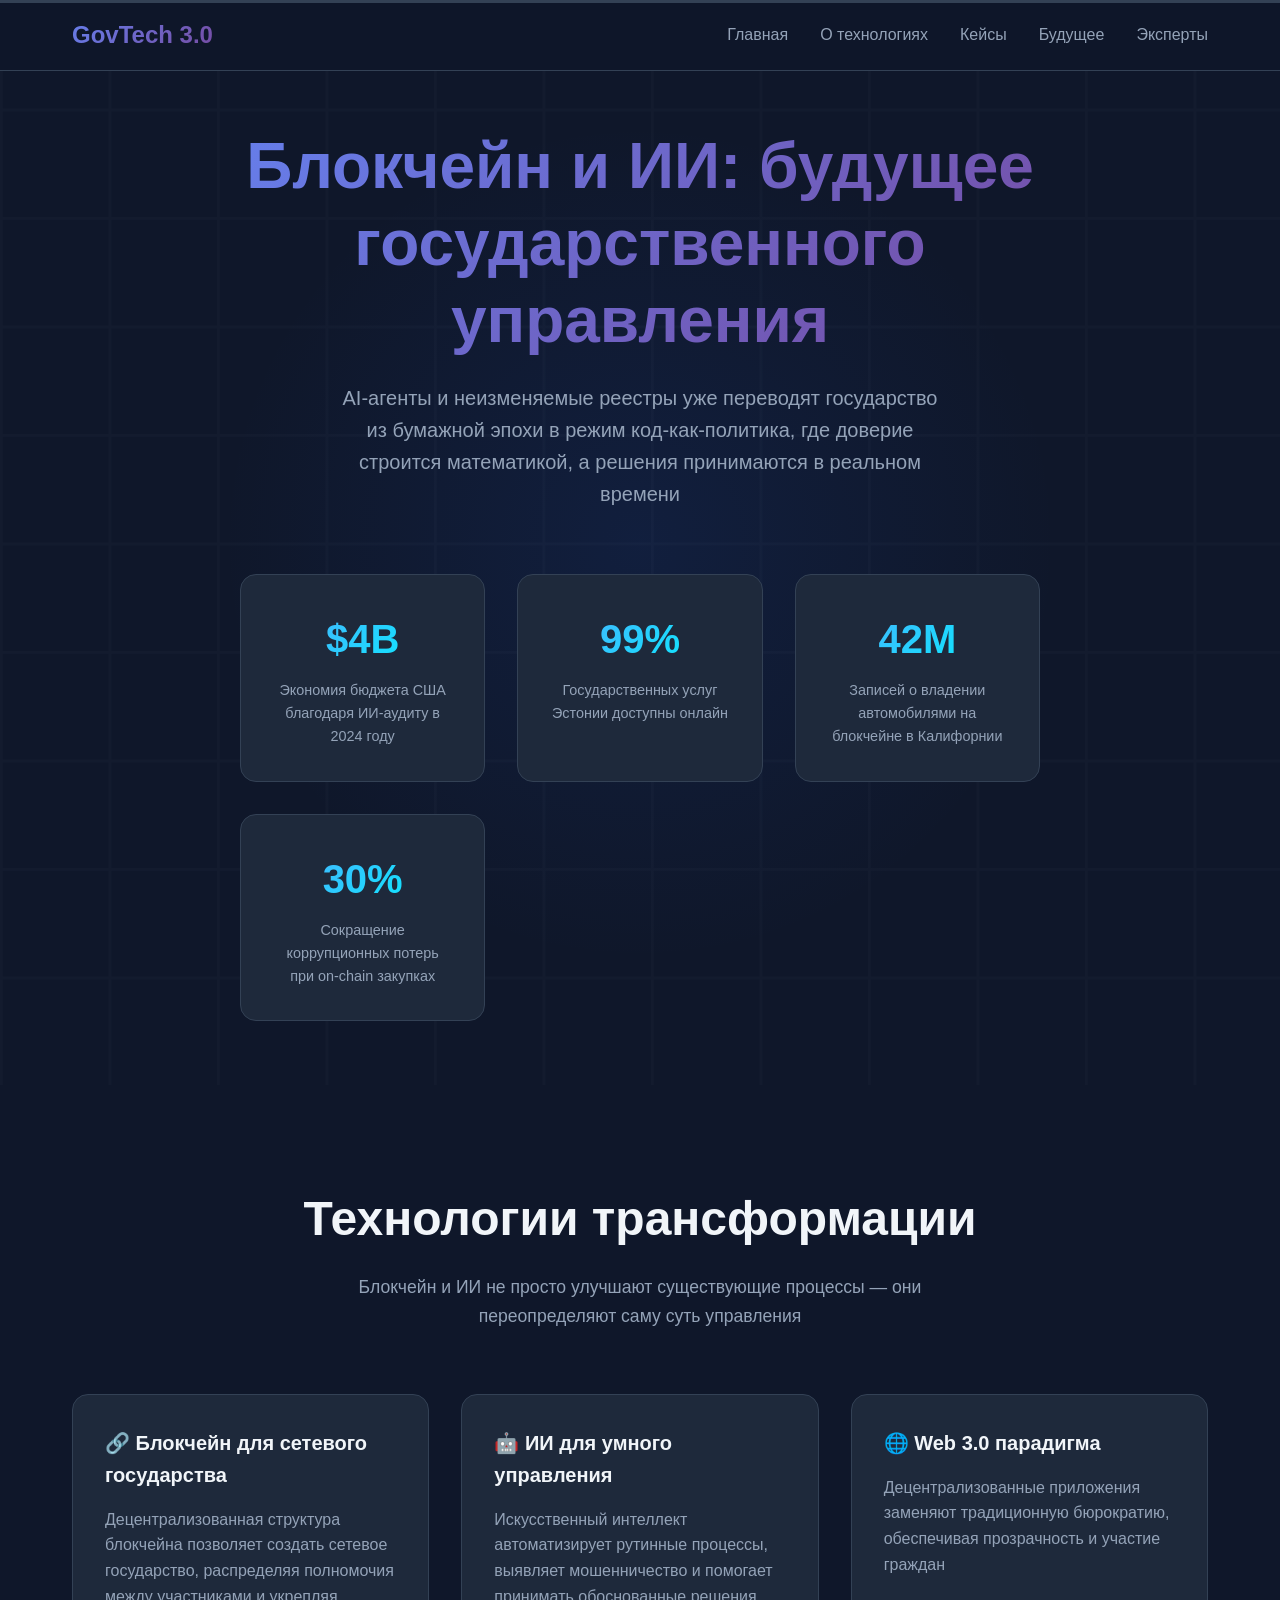
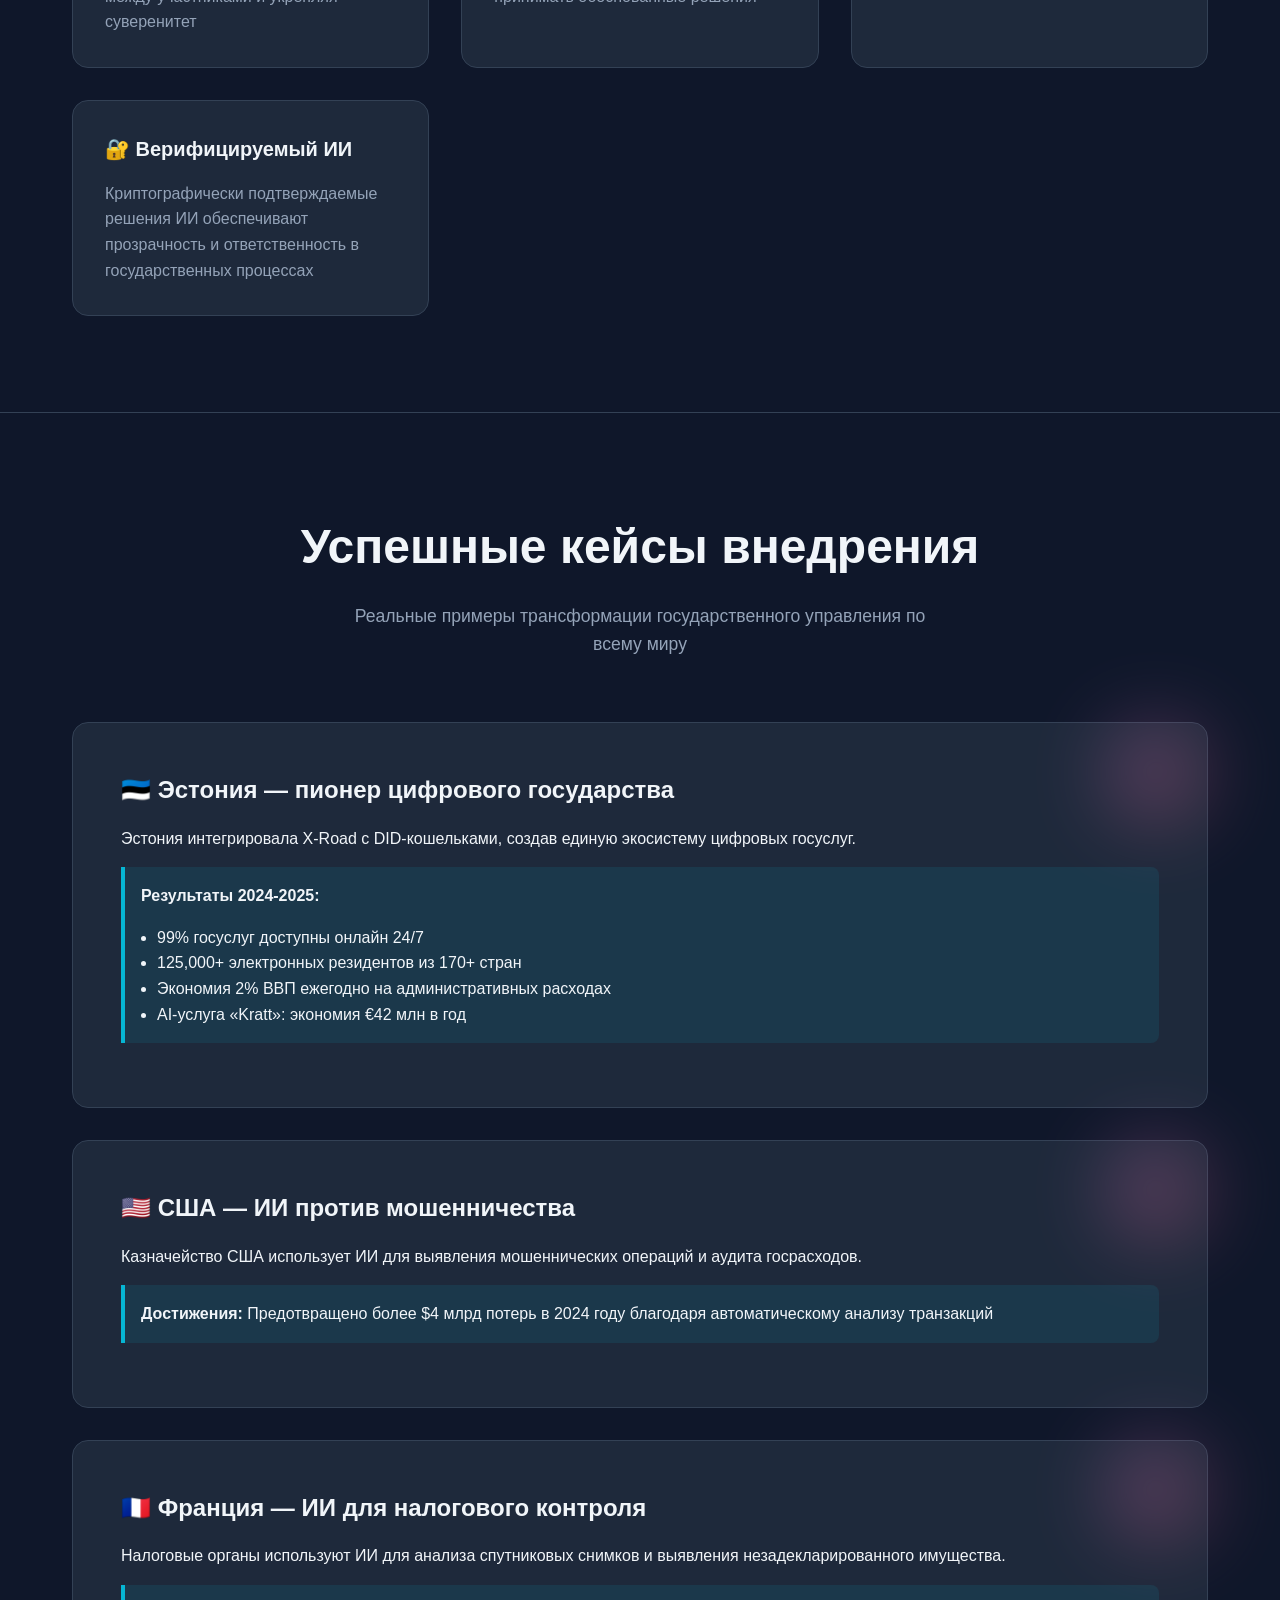
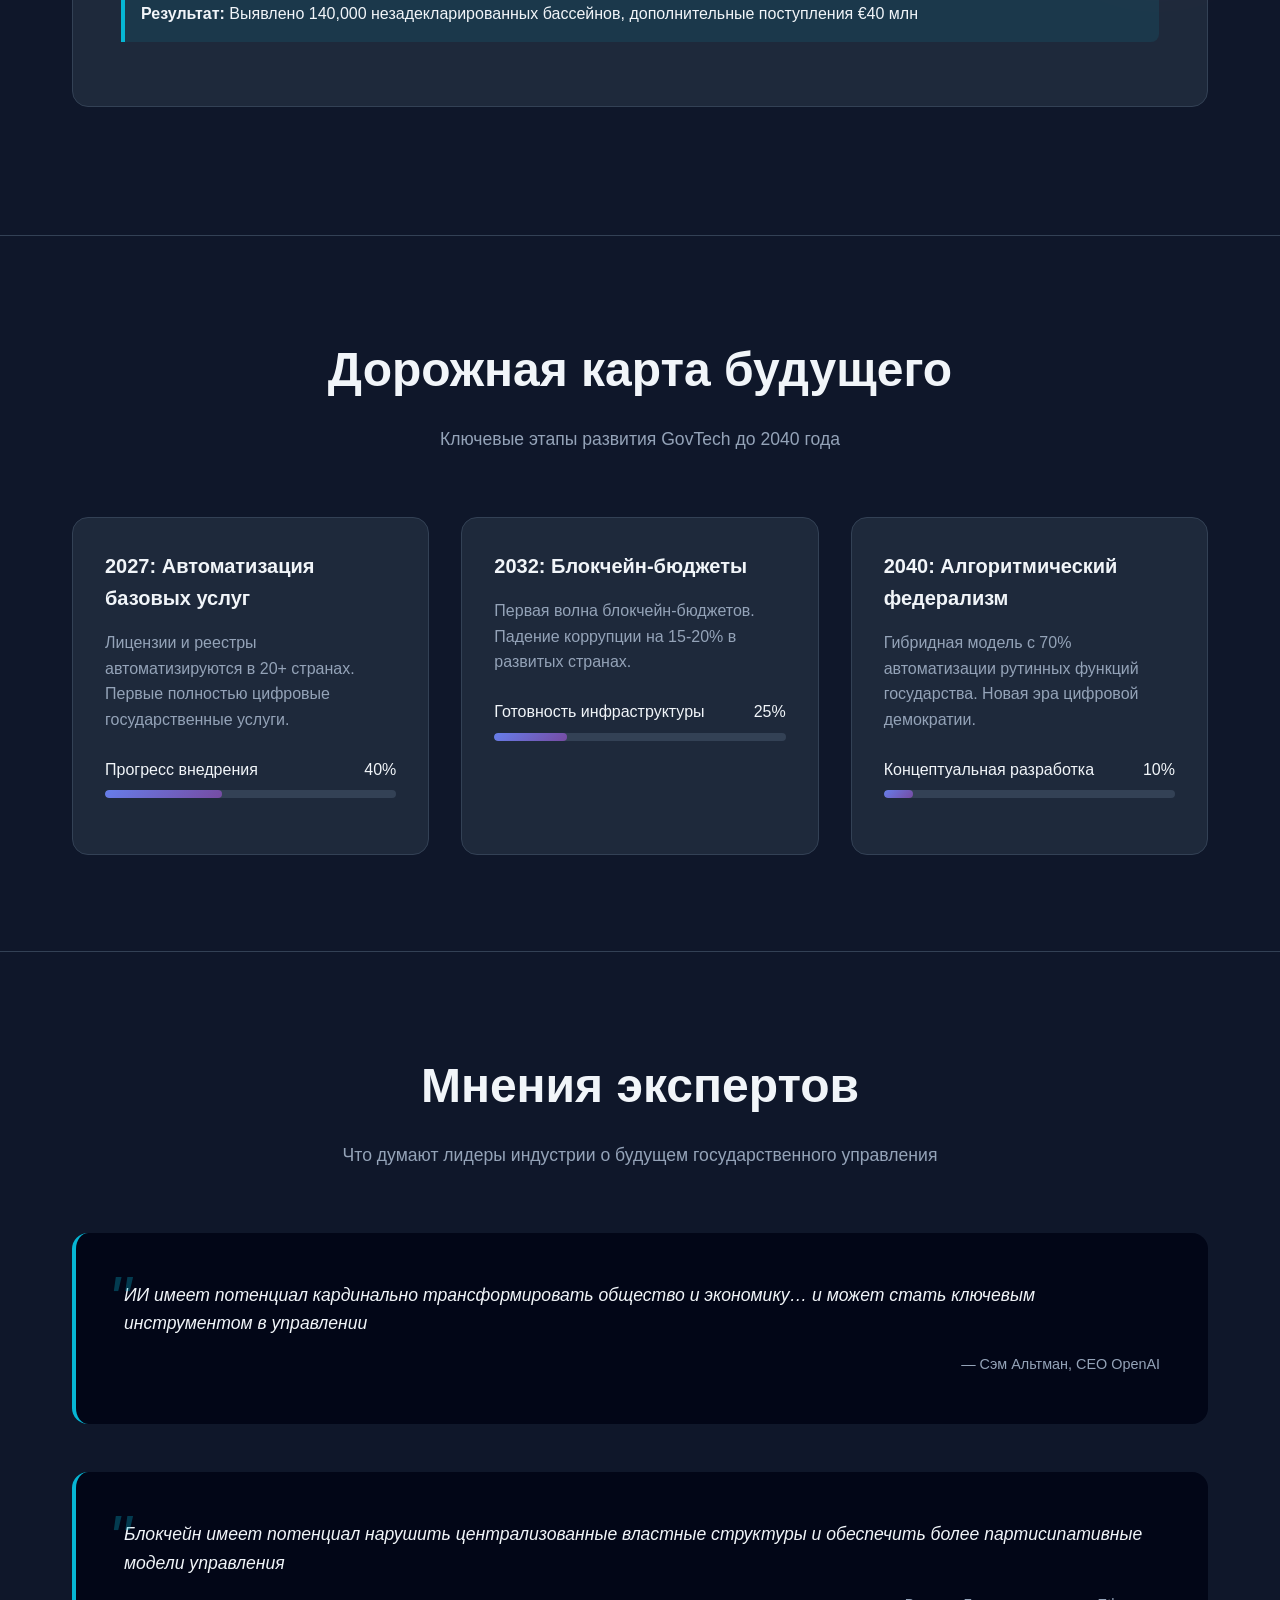
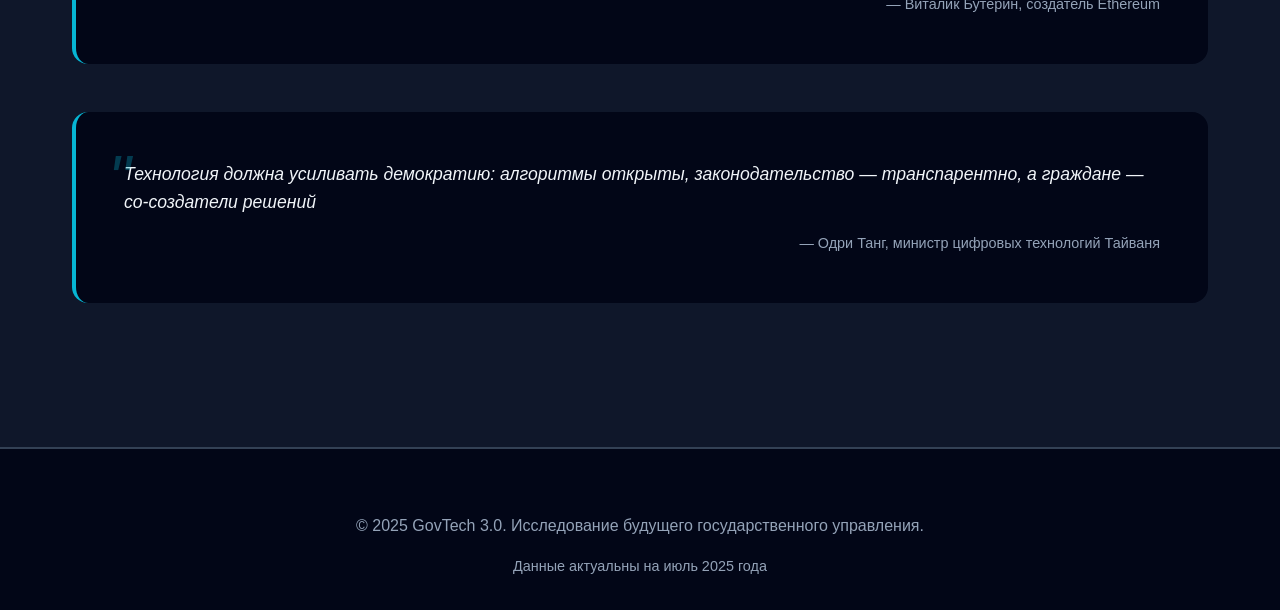
<file: test/index copy 2.html>
<!DOCTYPE html>
<html lang="ru">
<head>
    <meta charset="UTF-8">
    <meta name="viewport" content="width=device-width, initial-scale=1.0">
    <title>Блокчейн и ИИ: будущее государственного управления</title>
    <style>
        * {
            margin: 0;
            padding: 0;
            box-sizing: border-box;
        }

        :root {
            --primary-color: #2563eb;
            --secondary-color: #1e40af;
            --accent-color: #06b6d4;
            --dark-bg: #0f172a;
            --darker-bg: #020617;
            --light-text: #f1f5f9;
            --gray-text: #94a3b8;
            --card-bg: #1e293b;
            --border-color: #334155;
            --gradient-1: linear-gradient(135deg, #667eea 0%, #764ba2 100%);
            --gradient-2: linear-gradient(135deg, #f093fb 0%, #f5576c 100%);
            --gradient-3: linear-gradient(135deg, #4facfe 0%, #00f2fe 100%);
        }

        body {
            font-family: 'Inter', -apple-system, BlinkMacSystemFont, sans-serif;
            background: var(--dark-bg);
            color: var(--light-text);
            line-height: 1.6;
            overflow-x: hidden;
        }

        /* Навигация */
        .nav {
            position: fixed;
            top: 0;
            width: 100%;
            background: rgba(15, 23, 42, 0.95);
            backdrop-filter: blur(10px);
            z-index: 1000;
            border-bottom: 1px solid var(--border-color);
        }

        .nav-container {
            max-width: 1200px;
            margin: 0 auto;
            padding: 1rem 2rem;
            display: flex;
            justify-content: space-between;
            align-items: center;
        }

        .logo {
            font-size: 1.5rem;
            font-weight: 700;
            background: var(--gradient-1);
            -webkit-background-clip: text;
            -webkit-text-fill-color: transparent;
            background-clip: text;
        }

        .nav-links {
            display: flex;
            gap: 2rem;
            list-style: none;
        }

        .nav-links a {
            color: var(--gray-text);
            text-decoration: none;
            transition: color 0.3s ease;
            font-weight: 500;
        }

        .nav-links a:hover {
            color: var(--accent-color);
        }

        /* Главная секция */
        .hero {
            min-height: 100vh;
            display: flex;
            align-items: center;
            justify-content: center;
            text-align: center;
            padding: 8rem 2rem 4rem;
            background: radial-gradient(circle at center, rgba(37, 99, 235, 0.1) 0%, transparent 50%);
            position: relative;
        }

        .hero::before {
            content: '';
            position: absolute;
            top: 0;
            left: 0;
            right: 0;
            bottom: 0;
            background: url('data:image/svg+xml,<svg xmlns="http://www.w3.org/2000/svg" viewBox="0 0 100 100"><defs><pattern id="grid" width="10" height="10" patternUnits="userSpaceOnUse"><path d="M 10 0 L 0 0 0 10" fill="none" stroke="rgba(148,163,184,0.1)" stroke-width="0.5"/></pattern></defs><rect width="100" height="100" fill="url(%23grid)"/></svg>');
            opacity: 0.3;
        }

        .hero-content {
            max-width: 800px;
            position: relative;
            z-index: 1;
        }

        .hero h1 {
            font-size: clamp(2.5rem, 5vw, 4rem);
            font-weight: 800;
            margin-bottom: 1.5rem;
            background: var(--gradient-1);
            -webkit-background-clip: text;
            -webkit-text-fill-color: transparent;
            background-clip: text;
            line-height: 1.2;
        }

        .hero-subtitle {
            font-size: 1.25rem;
            color: var(--gray-text);
            margin-bottom: 2rem;
            max-width: 600px;
            margin-left: auto;
            margin-right: auto;
        }

        .hero-stats {
            display: grid;
            grid-template-columns: repeat(auto-fit, minmax(200px, 1fr));
            gap: 2rem;
            margin-top: 4rem;
        }

        .stat-card {
            background: var(--card-bg);
            padding: 2rem;
            border-radius: 1rem;
            border: 1px solid var(--border-color);
            transition: transform 0.3s ease, border-color 0.3s ease;
        }

        .stat-card:hover {
            transform: translateY(-5px);
            border-color: var(--accent-color);
        }

        .stat-number {
            font-size: 2.5rem;
            font-weight: 800;
            background: var(--gradient-3);
            -webkit-background-clip: text;
            -webkit-text-fill-color: transparent;
            background-clip: text;
        }

        .stat-label {
            color: var(--gray-text);
            font-size: 0.9rem;
            margin-top: 0.5rem;
        }

        /* Основной контент */
        .container {
            max-width: 1200px;
            margin: 0 auto;
            padding: 0 2rem;
        }

        .section {
            padding: 6rem 0;
            border-bottom: 1px solid var(--border-color);
        }

        .section:last-child {
            border-bottom: none;
        }

        .section-header {
            text-align: center;
            margin-bottom: 4rem;
        }

        .section-title {
            font-size: clamp(2rem, 4vw, 3rem);
            font-weight: 700;
            margin-bottom: 1rem;
            color: var(--light-text);
        }

        .section-subtitle {
            font-size: 1.1rem;
            color: var(--gray-text);
            max-width: 600px;
            margin: 0 auto;
        }

        /* Карточки */
        .cards-grid {
            display: grid;
            grid-template-columns: repeat(auto-fit, minmax(300px, 1fr));
            gap: 2rem;
            margin-top: 3rem;
        }

        .card {
            background: var(--card-bg);
            border-radius: 1rem;
            padding: 2rem;
            border: 1px solid var(--border-color);
            transition: all 0.3s ease;
            position: relative;
            overflow: hidden;
        }

        .card::before {
            content: '';
            position: absolute;
            top: 0;
            left: 0;
            width: 100%;
            height: 3px;
            background: var(--gradient-1);
            transform: scaleX(0);
            transition: transform 0.3s ease;
        }

        .card:hover::before {
            transform: scaleX(1);
        }

        .card:hover {
            transform: translateY(-5px);
            border-color: var(--accent-color);
            box-shadow: 0 20px 40px rgba(37, 99, 235, 0.1);
        }

        .card-title {
            font-size: 1.25rem;
            font-weight: 600;
            margin-bottom: 1rem;
            color: var(--light-text);
        }

        .card-text {
            color: var(--gray-text);
            line-height: 1.6;
        }

        /* Кейсы */
        .case-study {
            background: var(--card-bg);
            border-radius: 1rem;
            padding: 3rem;
            margin: 2rem 0;
            border: 1px solid var(--border-color);
            position: relative;
        }

        .case-study::before {
            content: '';
            position: absolute;
            top: 0;
            right: 0;
            width: 100px;
            height: 100px;
            background: var(--gradient-2);
            border-radius: 50%;
            filter: blur(40px);
            opacity: 0.3;
        }

        .case-title {
            font-size: 1.5rem;
            font-weight: 700;
            margin-bottom: 1rem;
            color: var(--light-text);
        }

        .case-highlight {
            background: rgba(6, 182, 212, 0.1);
            border-left: 4px solid var(--accent-color);
            padding: 1rem;
            margin: 1rem 0;
            border-radius: 0 0.5rem 0.5rem 0;
        }

        /* Прогресс-бары */
        .progress-item {
            margin: 1.5rem 0;
        }

        .progress-label {
            display: flex;
            justify-content: space-between;
            margin-bottom: 0.5rem;
            font-weight: 500;
        }

        .progress-bar {
            width: 100%;
            height: 8px;
            background: var(--border-color);
            border-radius: 4px;
            overflow: hidden;
        }

        .progress-fill {
            height: 100%;
            background: var(--gradient-1);
            border-radius: 4px;
            transition: width 1s ease;
        }

        /* Цитаты */
        .quote {
            background: var(--darker-bg);
            border-radius: 1rem;
            padding: 3rem;
            margin: 3rem 0;
            border-left: 4px solid var(--accent-color);
            font-style: italic;
            font-size: 1.1rem;
            position: relative;
        }

        .quote::before {
            content: '"';
            font-size: 4rem;
            color: var(--accent-color);
            position: absolute;
            top: 1rem;
            left: 2rem;
            opacity: 0.3;
        }

        .quote-author {
            text-align: right;
            margin-top: 1rem;
            color: var(--gray-text);
            font-style: normal;
            font-size: 0.9rem;
        }

        /* Футер */
        .footer {
            background: var(--darker-bg);
            padding: 4rem 0 2rem;
            border-top: 1px solid var(--border-color);
            text-align: center;
        }

        .footer-content {
            max-width: 1200px;
            margin: 0 auto;
            padding: 0 2rem;
        }

        /* Кнопка наверх */
        .scroll-top {
            position: fixed;
            bottom: 2rem;
            right: 2rem;
            width: 50px;
            height: 50px;
            background: var(--primary-color);
            border: none;
            border-radius: 50%;
            color: white;
            cursor: pointer;
            display: none;
            align-items: center;
            justify-content: center;
            transition: all 0.3s ease;
            z-index: 1000;
        }

        .scroll-top:hover {
            transform: translateY(-3px);
            box-shadow: 0 10px 20px rgba(37, 99, 235, 0.3);
        }

        /* Адаптивность */
        @media (max-width: 768px) {
            .nav-links {
                display: none;
            }
            
            .hero {
                padding: 6rem 1rem 2rem;
            }
            
            .hero-stats {
                grid-template-columns: 1fr;
                gap: 1rem;
            }
            
            .container {
                padding: 0 1rem;
            }
            
            .section {
                padding: 4rem 0;
            }
            
            .cards-grid {
                grid-template-columns: 1fr;
            }
        }

        /* Анимации */
        @keyframes fadeInUp {
            from {
                opacity: 0;
                transform: translateY(30px);
            }
            to {
                opacity: 1;
                transform: translateY(0);
            }
        }

        .animate-fade-in {
            animation: fadeInUp 0.6s ease forwards;
        }

        /* Скролл-индикатор */
        .scroll-indicator {
            position: fixed;
            top: 0;
            left: 0;
            width: 100%;
            height: 3px;
            background: var(--border-color);
            z-index: 1001;
        }

        .scroll-progress {
            height: 100%;
            background: var(--gradient-1);
            width: 0%;
            transition: width 0.1s ease;
        }
    </style>
</head>
<body>
    <!-- Индикатор прокрутки -->
    <div class="scroll-indicator">
        <div class="scroll-progress" id="scrollProgress"></div>
    </div>

    <!-- Навигация -->
    <nav class="nav">
        <div class="nav-container">
            <div class="logo">GovTech 3.0</div>
            <ul class="nav-links">
                <li><a href="#hero">Главная</a></li>
                <li><a href="#about">О технологиях</a></li>
                <li><a href="#cases">Кейсы</a></li>
                <li><a href="#future">Будущее</a></li>
                <li><a href="#experts">Эксперты</a></li>
            </ul>
        </div>
    </nav>

    <!-- Главная секция -->
    <section class="hero" id="hero">
        <div class="hero-content">
            <h1>Блокчейн и ИИ: будущее государственного управления</h1>
            <p class="hero-subtitle">
                AI-агенты и неизменяемые реестры уже переводят государство из бумажной эпохи 
                в режим код-как-политика, где доверие строится математикой, а решения принимаются в реальном времени
            </p>
            
            <div class="hero-stats">
                <div class="stat-card">
                    <div class="stat-number">$4B</div>
                    <div class="stat-label">Экономия бюджета США благодаря ИИ-аудиту в 2024 году</div>
                </div>
                <div class="stat-card">
                    <div class="stat-number">99%</div>
                    <div class="stat-label">Государственных услуг Эстонии доступны онлайн</div>
                </div>
                <div class="stat-card">
                    <div class="stat-number">42M</div>
                    <div class="stat-label">Записей о владении автомобилями на блокчейне в Калифорнии</div>
                </div>
                <div class="stat-card">
                    <div class="stat-number">30%</div>
                    <div class="stat-label">Сокращение коррупционных потерь при on-chain закупках</div>
                </div>
            </div>
        </div>
    </section>

    <!-- О технологиях -->
    <section class="section" id="about">
        <div class="container">
            <div class="section-header">
                <h2 class="section-title">Технологии трансформации</h2>
                <p class="section-subtitle">
                    Блокчейн и ИИ не просто улучшают существующие процессы — 
                    они переопределяют саму суть управления
                </p>
            </div>

            <div class="cards-grid">
                <div class="card">
                    <h3 class="card-title">🔗 Блокчейн для сетевого государства</h3>
                    <p class="card-text">
                        Децентрализованная структура блокчейна позволяет создать сетевое государство, 
                        распределяя полномочия между участниками и укрепляя суверенитет
                    </p>
                </div>
                <div class="card">
                    <h3 class="card-title">🤖 ИИ для умного управления</h3>
                    <p class="card-text">
                        Искусственный интеллект автоматизирует рутинные процессы, 
                        выявляет мошенничество и помогает принимать обоснованные решения
                    </p>
                </div>
                <div class="card">
                    <h3 class="card-title">🌐 Web 3.0 парадигма</h3>
                    <p class="card-text">
                        Децентрализованные приложения заменяют традиционную бюрократию, 
                        обеспечивая прозрачность и участие граждан
                    </p>
                </div>
                <div class="card">
                    <h3 class="card-title">🔐 Верифицируемый ИИ</h3>
                    <p class="card-text">
                        Криптографически подтверждаемые решения ИИ обеспечивают прозрачность 
                        и ответственность в государственных процессах
                    </p>
                </div>
            </div>
        </div>
    </section>

    <!-- Кейсы -->
    <section class="section" id="cases">
        <div class="container">
            <div class="section-header">
                <h2 class="section-title">Успешные кейсы внедрения</h2>
                <p class="section-subtitle">
                    Реальные примеры трансформации государственного управления по всему миру
                </p>
            </div>

            <div class="case-study">
                <h3 class="case-title">🇪🇪 Эстония — пионер цифрового государства</h3>
                <p>Эстония интегрировала X-Road с DID-кошельками, создав единую экосистему цифровых госуслуг.</p>
                
                <div class="case-highlight">
                    <strong>Результаты 2024-2025:</strong>
                    <ul style="margin-top: 1rem; padding-left: 1rem;">
                        <li>99% госуслуг доступны онлайн 24/7</li>
                        <li>125,000+ электронных резидентов из 170+ стран</li>
                        <li>Экономия 2% ВВП ежегодно на административных расходах</li>
                        <li>AI-услуга «Kratt»: экономия €42 млн в год</li>
                    </ul>
                </div>
            </div>

            <div class="case-study">
                <h3 class="case-title">🇺🇸 США — ИИ против мошенничества</h3>
                <p>Казначейство США использует ИИ для выявления мошеннических операций и аудита госрасходов.</p>
                
                <div class="case-highlight">
                    <strong>Достижения:</strong> Предотвращено более $4 млрд потерь в 2024 году благодаря автоматическому анализу транзакций
                </div>
            </div>

            <div class="case-study">
                <h3 class="case-title">🇫🇷 Франция — ИИ для налогового контроля</h3>
                <p>Налоговые органы используют ИИ для анализа спутниковых снимков и выявления незадекларированного имущества.</p>
                
                <div class="case-highlight">
                    <strong>Результат:</strong> Выявлено 140,000 незадекларированных бассейнов, дополнительные поступления €40 млн
                </div>
            </div>
        </div>
    </section>

    <!-- Будущее -->
    <section class="section" id="future">
        <div class="container">
            <div class="section-header">
                <h2 class="section-title">Дорожная карта будущего</h2>
                <p class="section-subtitle">
                    Ключевые этапы развития GovTech до 2040 года
                </p>
            </div>

            <div class="cards-grid">
                <div class="card">
                    <h3 class="card-title">2027: Автоматизация базовых услуг</h3>
                    <p class="card-text">
                        Лицензии и реестры автоматизируются в 20+ странах. 
                        Первые полностью цифровые государственные услуги.
                    </p>
                    <div class="progress-item">
                        <div class="progress-label">
                            <span>Прогресс внедрения</span>
                            <span>40%</span>
                        </div>
                        <div class="progress-bar">
                            <div class="progress-fill" style="width: 40%"></div>
                        </div>
                    </div>
                </div>

                <div class="card">
                    <h3 class="card-title">2032: Блокчейн-бюджеты</h3>
                    <p class="card-text">
                        Первая волна блокчейн-бюджетов. 
                        Падение коррупции на 15-20% в развитых странах.
                    </p>
                    <div class="progress-item">
                        <div class="progress-label">
                            <span>Готовность инфраструктуры</span>
                            <span>25%</span>
                        </div>
                        <div class="progress-bar">
                            <div class="progress-fill" style="width: 25%"></div>
                        </div>
                    </div>
                </div>

                <div class="card">
                    <h3 class="card-title">2040: Алгоритмический федерализм</h3>
                    <p class="card-text">
                        Гибридная модель с 70% автоматизации рутинных функций государства. 
                        Новая эра цифровой демократии.
                    </p>
                    <div class="progress-item">
                        <div class="progress-label">
                            <span>Концептуальная разработка</span>
                            <span>10%</span>
                        </div>
                        <div class="progress-bar">
                            <div class="progress-fill" style="width: 10%"></div>
                        </div>
                    </div>
                </div>
            </div>
        </div>
    </section>

    <!-- Мнения экспертов -->
    <section class="section" id="experts">
        <div class="container">
            <div class="section-header">
                <h2 class="section-title">Мнения экспертов</h2>
                <p class="section-subtitle">
                    Что думают лидеры индустрии о будущем государственного управления
                </p>
            </div>

            <div class="quote">
                ИИ имеет потенциал кардинально трансформировать общество и экономику… 
                и может стать ключевым инструментом в управлении
                <div class="quote-author">— Сэм Альтман, CEO OpenAI</div>
            </div>

            <div class="quote">
                Блокчейн имеет потенциал нарушить централизованные властные структуры 
                и обеспечить более партисипативные модели управления
                <div class="quote-author">— Виталик Бутерин, создатель Ethereum</div>
            </div>

            <div class="quote">
                Технология должна усиливать демократию: алгоритмы открыты, 
                законодательство — транспарентно, а граждане — со-создатели решений
                <div class="quote-author">— Одри Танг, министр цифровых технологий Тайваня</div>
            </div>
        </div>
    </section>

    <!-- Футер -->
    <footer class="footer">
        <div class="footer-content">
            <p style="color: var(--gray-text);">
                © 2025 GovTech 3.0. Исследование будущего государственного управления.
            </p>
            <p style="margin-top: 1rem; font-size: 0.9rem; color: var(--gray-text);">
                Данные актуальны на июль 2025 года
            </p>
        </div>
    </footer>

    <!-- Кнопка наверх -->
    <button class="scroll-top" id="scrollTop">↑</button>

    <script>
        // Плавная прокрутка для навигации
        document.querySelectorAll('a[href^="#"]').forEach(anchor => {
            anchor.addEventListener('click', function (e) {
                e.preventDefault();
                const target = document.querySelector(this.getAttribute('href'));
                if (target) {
                    target.scrollIntoView({
                        behavior: 'smooth',
                        block: 'start'
                    });
                }
            });
        });

        // Индикатор прогресса прокрутки
        window.addEventListener('scroll', () => {
            const scrollProgress = document.getElementById('scrollProgress');
            const scrollTop = window.pageYOffset;
            const docHeight = document.body.scrollHeight - window.innerHeight;
            const scrollPercent = (scrollTop / docHeight) * 100;
            scrollProgress.style.width = scrollPercent + '%';

            // Показать/скрыть кнопку наверх
            const scrollTopBtn = document.getElementById('scrollTop');
            if (scrollTop > 300) {
                scrollTopBtn.style.display = 'flex';
            } else {
                scrollTopBtn.style.display = 'none';
            }
        });

        // Кнопка наверх
        document.getElementById('scrollTop').addEventListener('click', () => {
            window.scrollTo({
                top: 0,
                behavior: 'smooth'
            });
        });

        // Анимация появления элементов при скролле
        const observerOptions = {
            threshold: 0.1,
            rootMargin: '0px 0px -50px 0px'
        };

        const observer = new IntersectionObserver((entries) => {
            entries.forEach((entry) => {
                if (entry.isIntersecting) {
                    entry.target.classList.add('animate-fade-in');
                }
            });
        }, observerOptions);

        // Наблюдаем за всеми карточками и секциями
        document.querySelectorAll('.card, .case-study, .section-header').forEach((el) => {
            observer.observe(el);
        });

        // Анимация прогресс-баров
        const progressBars = document.querySelectorAll('.progress-fill');
        const progressObserver = new IntersectionObserver((entries) => {
            entries.forEach((entry) => {
                if (entry.isIntersecting) {
                    const progressFill = entry.target;
                    const width = progressFill.style.width;
                    progressFill.style.width = '0%';
                    setTimeout(() => {
                        progressFill.style.width = width;
                    }, 200);
                }
            });
        }, observerOptions);

        progressBars.forEach((bar) => {
            progressObserver.observe(bar);
        });

        // Динамическое обновление статистики
        function animateCounters() {
            const counters = document.querySelectorAll('.stat-number');
            counters.forEach(counter => {
                const target = counter.textContent;
                const numericValue = parseFloat(target.replace(/[^0-9.]/g, ''));
                const suffix = target.replace(/[0-9.]/g, '');
                
                if (numericValue) {
                    let current = 0;
                    const increment = numericValue / 50;
                    const timer = setInterval(() => {
                        current += increment;
                        if (current >= numericValue) {
                            current = numericValue;
                            clearInterval(timer);
                        }
                        counter.textContent = (suffix === 'B' ? ' : '') + 
                                            (current < 1 ? current.toFixed(1) : Math.floor(current)) + 
                                            suffix.replace(', '');
                    }, 40);
                }
            });
        }

        // Запустить анимацию счетчиков при загрузке
        window.addEventListener('load', animateCounters);
    </script>
</body>
</html>
</file>
<file: style.css>
:root {
  /* Основные цвета из дизайн-системы */
  --background: oklch(0.9842 0.0034 247.8575);
  --foreground: oklch(0.2795 0.0368 260.0310);
  --card: oklch(1.0000 0 0);
  --card-foreground: oklch(0.2795 0.0368 260.0310);
  --popover: oklch(1.0000 0 0);
  --popover-foreground: oklch(0.2795 0.0368 260.0310);
  --primary: oklch(0.5854 0.2041 277.1173);
  --primary-foreground: oklch(1.0000 0 0);
  --secondary: oklch(0.9276 0.0058 264.5313);
  --secondary-foreground: oklch(0.3729 0.0306 259.7328);
  --muted: oklch(0.9670 0.0029 264.5419);
  --muted-foreground: oklch(0.5510 0.0234 264.3637);
  --accent: oklch(0.9299 0.0334 272.7879);
  --accent-foreground: oklch(0.3729 0.0306 259.7328);
  --destructive: oklch(0.6368 0.2078 25.3313);
  --destructive-foreground: oklch(1.0000 0 0);
  --border: oklch(0.8717 0.0093 258.3382);
  --input: oklch(0.8717 0.0093 258.3382);
  --ring: oklch(0.5854 0.2041 277.1173);
  
  /* Цвета для графиков */
  --chart-1: oklch(0.5854 0.2041 277.1173);
  --chart-2: oklch(0.5106 0.2301 276.9656);
  --chart-3: oklch(0.4568 0.2146 277.0229);
  --chart-4: oklch(0.3984 0.1773 277.3662);
  --chart-5: oklch(0.3588 0.1354 278.6973);
  
  /* Дополнительные цвета */
  --color-white: #FFFFFF;
  --color-black: #000000;

  /* Семантические цвета */
  --color-background: var(--background);
  --color-surface: var(--card);
  --color-text: var(--foreground);
  --color-text-secondary: var(--muted-foreground);
  --color-primary: var(--primary);
  --color-primary-hover: oklch(0.5106 0.2301 276.9656);
  --color-primary-active: oklch(0.4568 0.2146 277.0229);
  --color-secondary: var(--secondary);
  --color-secondary-hover: oklch(0.8717 0.0093 258.3382);
  --color-secondary-active: oklch(0.7137 0.0192 261.3246);
  --color-border: var(--border);
  --color-btn-primary-text: var(--primary-foreground);
  --color-card-border: var(--border);
  --color-card-border-inner: var(--border);
  --color-error: var(--destructive);
  --color-success: var(--chart-1);
  --color-warning: oklch(0.7765 0.1529 62.5345);
  --color-info: oklch(0.6801 0.1583 276.9349);
  --color-focus-ring: oklch(0.5854 0.2041 277.1173 / 0.3);
  --color-purple-500: oklch(0.6368 0.2078 300.3313);
  
  /* Фоновые цвета */
  --color-bg-1: oklch(0.9842 0.0034 247.8575 / 0.2);
  --color-bg-2: oklch(0.9276 0.0058 264.5313 / 0.3);
  --color-bg-3: oklch(0.9670 0.0029 264.5419 / 0.4);
  --color-bg-4: oklch(0.9299 0.0334 272.7879 / 0.2);
  --color-bg-5: oklch(0.9299 0.0334 272.7879 / 0.3);
  --color-bg-6: oklch(0.9670 0.0029 264.5419 / 0.2);
  --color-bg-7: oklch(0.5854 0.2041 277.1173 / 0.1);
  --color-bg-8: oklch(0.5106 0.2301 276.9656 / 0.1);

  /* Common style patterns */
  --focus-ring: 0 0 0 3px var(--color-focus-ring);
  --focus-outline: 2px solid var(--color-primary);
  --status-bg-opacity: 0.15;
  --status-border-opacity: 0.25;
  --select-caret-light: url("data:image/svg+xml,%3Csvg xmlns='http://www.w3.org/2000/svg' width='16' height='16' viewBox='0 0 24 24' fill='none' stroke='%23134252' stroke-width='2' stroke-linecap='round' stroke-linejoin='round'%3E%3Cpolyline points='6 9 12 15 18 9'%3E%3C/polyline%3E%3C/svg%3E");
  --select-caret-dark: url("data:image/svg+xml,%3Csvg xmlns='http://www.w3.org/2000/svg' width='16' height='16' viewBox='0 0 24 24' fill='none' stroke='%23f5f5f5' stroke-width='2' stroke-linecap='round' stroke-linejoin='round'%3E%3Cpolyline points='6 9 12 15 18 9'%3E%3C/polyline%3E%3C/svg%3E");

  /* RGB versions for opacity control */
  --color-success-rgb: 33, 128, 141;
  --color-error-rgb: 192, 21, 47;
  --color-warning-rgb: 168, 75, 47;
  --color-info-rgb: 98, 108, 113;

  /* Typography */
  --font-family-base: "FKGroteskNeue", "Geist", "Inter", -apple-system,
    BlinkMacSystemFont, "Segoe UI", Roboto, sans-serif;
  --font-family-mono: "Berkeley Mono", ui-monospace, SFMono-Regular, Menlo,
    Monaco, Consolas, monospace;
  --font-size-xs: 11px;
  --font-size-sm: 12px;
  --font-size-base: 14px;
  --font-size-md: 14px;
  --font-size-lg: 16px;
  --font-size-xl: 18px;
  --font-size-2xl: 20px;
  --font-size-3xl: 24px;
  --font-size-4xl: 30px;
  --font-weight-normal: 400;
  --font-weight-medium: 500;
  --font-weight-semibold: 550;
  --font-weight-bold: 600;
  --line-height-tight: 1.2;
  --line-height-normal: 1.5;
  --letter-spacing-tight: -0.01em;

  /* Spacing - Улучшенная система отступов */
  --space-0: 0;
  --space-1: 1px;
  --space-2: 2px;
  --space-4: 4px;
  --space-6: 6px;
  --space-8: 8px;
  --space-10: 10px;
  --space-12: 12px;
  --space-14: 14px;
  --space-16: 16px;
  --space-18: 18px;
  --space-20: 20px;
  --space-24: 24px;
  --space-28: 28px;
  --space-32: 32px;
  --space-36: 36px;
  --space-40: 40px;
  --space-48: 48px;
  --space-56: 56px;
  --space-64: 64px;
  --space-72: 72px;
  --space-80: 80px;
  --space-96: 96px;

  /* Border Radius */
  --radius-sm: 6px;
  --radius-base: 8px;
  --radius-md: 10px;
  --radius-lg: 12px;
  --radius-full: 9999px;

  /* Shadows */
  --shadow-xs: 0 1px 2px rgba(0, 0, 0, 0.02);
  --shadow-sm: 0 1px 3px rgba(0, 0, 0, 0.04), 0 1px 2px rgba(0, 0, 0, 0.02);
  --shadow-md: 0 4px 6px -1px rgba(0, 0, 0, 0.04),
    0 2px 4px -1px rgba(0, 0, 0, 0.02);
  --shadow-lg: 0 10px 15px -3px rgba(0, 0, 0, 0.04),
    0 4px 6px -2px rgba(0, 0, 0, 0.02);
  --shadow-inset-sm: inset 0 1px 0 rgba(255, 255, 255, 0.15),
    inset 0 -1px 0 rgba(0, 0, 0, 0.03);

  /* Animation */
  --duration-fast: 150ms;
  --duration-normal: 250ms;
  --ease-standard: cubic-bezier(0.16, 1, 0.3, 1);

  /* Layout */
  --container-sm: 640px;
  --container-md: 768px;
  --container-lg: 1024px;
  --container-xl: 1280px;
}

/* Data attribute for manual theme switching */
[data-color-scheme="dark"] {
  /* Новая цветовая схема для темной темы */
  --background: #15161F;
  --foreground: #EEEEEE;
  --card: #1A1B26;
  --card-foreground: #EEEEEE;
  --popover: #1A1B26;
  --popover-foreground: #EEEEEE;
  --primary: #3794FF;
  --primary-foreground: #15161F;
  --secondary: rgba(160, 160, 160, 0.12);
  --secondary-foreground: #A0A0A0;
  --muted: #1C1F2D;
  --muted-foreground: #A0A0A0;
  --accent: rgba(55, 148, 255, 0.2);
  --accent-foreground: #EEEEEE;
  --destructive: #ff6b6b;
  --destructive-foreground: #15161F;
  --border: rgba(160, 160, 160, 0.2);
  --input: rgba(160, 160, 160, 0.2);
  --ring: rgba(55, 148, 255, 0.4);
  
  /* Цвета для графиков в темной теме */
  --chart-1: #3794FF;
  --chart-2: #51cf66;
  --chart-3: #fcc419;
  --chart-4: #ff6b6b;
  --chart-5: #cc5de8;

  /* Специальные фоны для темной темы */
  --dark-bg-main: #15161F;
  --dark-card-primary: #1A1B26;
  --dark-card-secondary: #1C1F2D;

  /* Обновленные фоновые цвета для секций */
  --color-bg-1: var(--dark-bg-main);
  --color-bg-2: var(--dark-bg-main);
  --color-bg-3: var(--dark-bg-main);
  --color-bg-4: var(--dark-bg-main);
  --color-bg-5: var(--dark-bg-main);
  --color-bg-6: var(--dark-bg-main);
  --color-bg-7: var(--dark-bg-main);
  --color-bg-8: var(--dark-bg-main);
}

/* Base styles */
html {
  font-size: var(--font-size-base);
  font-family: var(--font-family-base);
  line-height: var(--line-height-normal);
  color: var(--color-text);
  background-color: var(--color-background);
  -webkit-font-smoothing: antialiased;
  box-sizing: border-box;
  scroll-behavior: smooth; /* Включаем плавную прокрутку */
}

body {
  margin: 0;
  padding: 0;
}

*,
*::before,
*::after {
  box-sizing: inherit;
}

/* Typography */
h1,
h2,
h3,
h4,
h5,
h6 {
  margin: 0;
  font-weight: var(--font-weight-semibold);
  line-height: var(--line-height-tight);
  color: var(--color-text);
  letter-spacing: var(--letter-spacing-tight);
}

h1 {
  font-size: var(--font-size-4xl);
}
h2 {
  font-size: var(--font-size-3xl);
}
h3 {
  font-size: var(--font-size-2xl);
}
h4 {
  font-size: var(--font-size-xl);
}
h5 {
  font-size: var(--font-size-lg);
}
h6 {
  font-size: var(--font-size-md);
}

p {
  margin: 0 0 var(--space-16) 0;
}

a {
  color: var(--color-primary);
  text-decoration: none;
  transition: color var(--duration-fast) var(--ease-standard);
}

a:hover {
  color: var(--color-primary-hover);
}

code,
pre {
  font-family: var(--font-family-mono);
  font-size: calc(var(--font-size-base) * 0.95);
  background-color: var(--color-secondary);
  border-radius: var(--radius-sm);
}

code {
  padding: var(--space-1) var(--space-4);
}

pre {
  padding: var(--space-16);
  margin: var(--space-16) 0;
  overflow: auto;
  border: 1px solid var(--color-border);
}

pre code {
  background: none;
  padding: 0;
}

/* Buttons */
.btn {
  display: inline-flex;
  align-items: center;
  justify-content: center;
  padding: var(--space-8) var(--space-16);
  border-radius: var(--radius-base);
  font-size: var(--font-size-base);
  font-weight: 500;
  line-height: 1.5;
  cursor: pointer;
  transition: all var(--duration-normal) var(--ease-standard);
  border: none;
  text-decoration: none;
  position: relative;
}

.btn:focus-visible {
  outline: none;
  box-shadow: var(--focus-ring);
}

.btn--primary {
  background: var(--color-primary);
  color: var(--color-btn-primary-text);
}

.btn--primary:hover {
  background: var(--color-primary-hover);
}

.btn--primary:active {
  background: var(--color-primary-active);
}

.btn--secondary {
  background: var(--color-secondary);
  color: var(--color-text);
}

.btn--secondary:hover {
  background: var(--color-secondary-hover);
}

.btn--secondary:active {
  background: var(--color-secondary-active);
}

.btn--outline {
  background: transparent;
  border: 1px solid var(--color-border);
  color: var(--color-text);
}

.btn--outline:hover {
  background: var(--color-secondary);
}

.btn--sm {
  padding: var(--space-4) var(--space-12);
  font-size: var(--font-size-sm);
  border-radius: var(--radius-sm);
}

.btn--lg {
  padding: var(--space-10) var(--space-20);
  font-size: var(--font-size-lg);
  border-radius: var(--radius-md);
}

.btn--full-width {
  width: 100%;
}

.btn:disabled {
  opacity: 0.5;
  cursor: not-allowed;
}

/* Form elements */
.form-control {
  display: block;
  width: 100%;
  padding: var(--space-8) var(--space-12);
  font-size: var(--font-size-md);
  line-height: 1.5;
  color: var(--color-text);
  background-color: var(--color-surface);
  border: 1px solid var(--color-border);
  border-radius: var(--radius-base);
  transition: border-color var(--duration-fast) var(--ease-standard),
    box-shadow var(--duration-fast) var(--ease-standard);
}

textarea.form-control {
  font-family: var(--font-family-base);
  font-size: var(--font-size-base);
}

select.form-control {
  padding: var(--space-8) var(--space-12);
  -webkit-appearance: none;
  -moz-appearance: none;
  appearance: none;
  background-image: var(--select-caret-light);
  background-repeat: no-repeat;
  background-position: right var(--space-12) center;
  background-size: 16px;
  padding-right: var(--space-32);
}

/* Handle data-color-scheme for select caret */
[data-color-scheme="dark"] select.form-control {
  background-image: var(--select-caret-dark);
}

[data-color-scheme="light"] select.form-control {
  background-image: var(--select-caret-light);
}

.form-control:focus {
  border-color: var(--color-primary);
  outline: var(--focus-outline);
}

.form-label {
  display: block;
  margin-bottom: var(--space-8);
  font-weight: var(--font-weight-medium);
  font-size: var(--font-size-sm);
}

.form-group {
  margin-bottom: var(--space-16);
}

/* Card component */
.card {
  background-color: var(--color-surface);
  border-radius: var(--radius-lg);
  border: 1px solid var(--color-card-border);
  box-shadow: var(--shadow-sm);
  overflow: hidden;
  position: relative;
}

/* Карточки в темной теме */
[data-color-scheme="dark"] .card {
  background-color: var(--dark-card-primary);
  border-color: rgba(160, 160, 160, 0.15);
}

[data-color-scheme="dark"] .stat-card {
  background: linear-gradient(135deg, var(--dark-card-primary) 0%, var(--dark-card-secondary) 100%);
  border-color: rgba(160, 160, 160, 0.15);
}

/* Дополнительные стили для темной темы */
[data-color-scheme="dark"] .benefit-item,
[data-color-scheme="dark"] .case-card,
[data-color-scheme="dark"] .trend-card,
[data-color-scheme="dark"] .challenge-card,
[data-color-scheme="dark"] .quote-card,
[data-color-scheme="dark"] .balance-item {
  background-color: var(--dark-card-primary);
  border-color: rgba(160, 160, 160, 0.15);
}

[data-color-scheme="dark"] .country-info,
[data-color-scheme="dark"] .chart-section {
  background-color: var(--dark-card-primary);
  border-color: rgba(160, 160, 160, 0.15);
}

/* Улучшение читаемости в темной теме */
[data-color-scheme="dark"] .metric {
  background: var(--dark-card-secondary);
  border-color: rgba(160, 160, 160, 0.2);
  color: #A0A0A0;
}

[data-color-scheme="dark"] .data-table th {
  background-color: var(--dark-card-secondary);
}

[data-color-scheme="dark"] .data-table tr:nth-child(even) {
  background-color: rgba(160, 160, 160, 0.05);
}

.card__body {
  padding: var(--space-24);
}

.card__body h3 {
  margin-bottom: 1rem;
}

.card__header,
.card__footer {
  padding: var(--space-24);
  border-bottom: 1px solid var(--color-card-border-inner);
}

.card__header {
  background: var(--color-bg-1);
}

.card__footer {
  background: var(--color-bg-2);
  border-top: 1px solid var(--color-card-border-inner);
  border-bottom: none;
}

/* Status indicators - simplified with CSS variables */
.status {
  display: inline-flex;
  align-items: center;
  padding: var(--space-8) var(--space-16);
  border-radius: var(--radius-base);
  font-weight: var(--font-weight-medium);
  font-size: var(--font-size-sm);
  margin-bottom: var(--space-16);
}

.status--success {
  background-color: oklch(0.5854 0.2041 277.1173 / 0.1);
  color: oklch(0.5854 0.2041 277.1173);
  border: 1px solid oklch(0.5854 0.2041 277.1173 / 0.3);
}

.status--error {
  background-color: oklch(0.6368 0.2078 25.3313 / 0.1);
  color: oklch(0.6368 0.2078 25.3313);
  border: 1px solid oklch(0.6368 0.2078 25.3313 / 0.3);
}

.status--warning {
  background-color: oklch(0.7765 0.1529 62.5345 / 0.1);
  color: oklch(0.7765 0.1529 62.5345);
  border: 1px solid oklch(0.7765 0.1529 62.5345 / 0.3);
}

.status--info {
  background-color: oklch(0.6801 0.1583 276.9349 / 0.1);
  color: oklch(0.6801 0.1583 276.9349);
  border: 1px solid oklch(0.6801 0.1583 276.9349 / 0.3);
}

/* Container layout */
.container {
  width: 100%;
  margin-right: auto;
  margin-left: auto;
  padding-right: var(--space-16);
  padding-left: var(--space-16);
}

@media (min-width: 640px) {
  .container {
    max-width: var(--container-sm);
  }
}
@media (min-width: 768px) {
  .container {
    max-width: var(--container-md);
  }
}
@media (min-width: 1024px) {
  .container {
    max-width: var(--container-lg);
  }
}
@media (min-width: 1280px) {
  .container {
    max-width: var(--container-xl);
  }
}

/* Utility classes */
.flex {
  display: flex;
}
.flex-col {
  flex-direction: column;
}
.items-center {
  align-items: center;
}
.justify-center {
  justify-content: center;
}
.justify-between {
  justify-content: space-between;
}
.gap-4 {
  gap: var(--space-4);
}
.gap-8 {
  gap: var(--space-8);
}
.gap-16 {
  gap: var(--space-16);
}

.m-0 {
  margin: 0;
}
.mt-8 {
  margin-top: var(--space-8);
}
.mb-8 {
  margin-bottom: var(--space-8);
}
.mx-8 {
  margin-left: var(--space-8);
  margin-right: var(--space-8);
}
.my-8 {
  margin-top: var(--space-8);
  margin-bottom: var(--space-8);
}

.p-0 {
  padding: 0;
}
.py-8 {
  padding-top: var(--space-8);
  padding-bottom: var(--space-8);
}
.px-8 {
  padding-left: var(--space-8);
  padding-right: var(--space-8);
}
.py-16 {
  padding-top: var(--space-16);
  padding-bottom: var(--space-16);
}
.px-16 {
  padding-left: var(--space-16);
  padding-right: var(--space-16);
}

.block {
  display: block;
}
.hidden {
  display: none;
}
.centered-subtitle {
    text-align: center;
}

/* Accessibility */
.sr-only {
  position: absolute;
  width: 1px;
  height: 1px;
  padding: 0;
  margin: -1px;
  overflow: hidden;
  clip: rect(0, 0, 0, 0);
  white-space: nowrap;
  border-width: 0;
}

:focus-visible {
  outline: var(--focus-outline);
  outline-offset: 2px;
}

@font-face {
  font-family: 'FKGroteskNeue';
  src: url('https://r2cdn.perplexity.ai/fonts/FKGroteskNeue.woff2')
    format('woff2');
}

/* Стили для печати и экспорта в PDF */
@media print {
  section {
    break-before: page;
  }
  
  section:first-of-type {
    break-before: avoid;
  }
  
  .footer {
    display: none !important;
  }
  
  * {
    -webkit-print-color-adjust: exact !important;
    print-color-adjust: exact !important;
  }
  
  @page {
    size: A4;
    margin: 1.5cm;
  }
  
  .chart-container {
    height: 400px !important;
    break-inside: avoid;
  }
  
  canvas {
    display: none !important;
  }
  
  .chart-fallback {
    display: block !important;
  }
  
  .card {
    break-inside: avoid;
  }
}

/* END PERPLEXITY DESIGN SYSTEM */
/* Hero Section */
.section--hero {
  background: radial-gradient(circle at 30% 20%, rgba(168, 85, 247, 0.3) 0%, transparent 50%),
              radial-gradient(circle at 70% 80%, rgba(59, 130, 246, 0.3) 0%, transparent 50%);
  color: var(--color-text);
  padding: var(--space-80) 0 var(--space-96) 0;
  min-height: 70vh;
  display: flex;
  align-items: center;
  position: relative;
  overflow: hidden;
}

/* Dark theme hero gradient */
[data-color-scheme="dark"] .section--hero {
  background: radial-gradient(circle at 30% 20%, rgba(55, 148, 255, 0.2) 0%, transparent 50%),
              radial-gradient(circle at 70% 80%, rgba(168, 85, 247, 0.2) 0%, transparent 50%),
              var(--dark-bg-main);
}

.hero-content {
  text-align: center;
  max-width: 900px;
  margin: 0 auto;
  position: relative;
  z-index: 1;
  padding: 0 var(--space-24);
}

.hero-title {
  font-size: clamp(var(--font-size-3xl), 5vw, 3.5rem);
  font-weight: var(--font-weight-bold);
  margin-bottom: var(--space-32);
  line-height: 1.1;
  letter-spacing: -0.02em;
  color: var(--color-text);
}

.hero-subtitle {
  font-size: var(--font-size-xl);
  line-height: 1.7;
  margin-bottom: var(--space-48);
  opacity: 0.95;
  max-width: 700px;
  margin-left: auto;
  margin-right: auto;
  color: var(--color-text);
}

.hero-stats {
  display: grid;
  grid-template-columns: repeat(3, 1fr);
  gap: var(--space-32);
  margin-top: var(--space-56);
  padding: 0 var(--space-16);
  max-width: 1000px;
  margin-left: auto;
  margin-right: auto;
}

@media (max-width: 768px) {
  .hero-stats {
    grid-template-columns: 1fr;
    gap: var(--space-24);
  }
}

.stat-card {
  background: var(--color-surface);
  border-radius: var(--radius-lg);
  padding: var(--space-32) var(--space-24);
  text-align: center;
  border: 1px solid var(--color-border);
  box-shadow: var(--shadow-sm);
  position: relative;
  overflow: hidden;
}

.stat-card::before {
  content: '';
  position: absolute;
  top: 0;
  left: 0;
  right: 0;
  height: 3px;
  background: linear-gradient(90deg, var(--color-primary), var(--chart-2), var(--chart-3));
  opacity: 0.7;
}

/* Hover effects removed */

.stat-card__body h3 {
  font-size: var(--font-size-lg);
  font-weight: var(--font-weight-bold);
  margin-bottom: 1rem; /* 16px */
  color: var(--color-primary);
  line-height: 1;
}

.stat-card p {
  margin: 0;
  opacity: 0.9;
  font-size: var(--font-size-base);
  line-height: 1.4;
}

/* Header */
.header {
  background: var(--color-surface);
  border-bottom: 1px solid var(--color-border);
  padding: var(--space-16) 0;
  position: sticky;
  top: 0;
  z-index: 100;
  backdrop-filter: blur(10px);
  box-shadow: var(--shadow-sm);
}

.logo h1 {
  color: var(--color-primary);
  font-size: var(--font-size-2xl);
  margin: 0;
}

/* Navigation */
.nav {
  background: var(--color-surface);
  border-bottom: 1px solid var(--color-border);
  position: sticky;
  top: 73px; /* Примерная высота хедера */
  z-index: 99;
  backdrop-filter: blur(10px);
  box-shadow: var(--shadow-sm);
}

/* Navigation list: prevent wrapping and reduce gaps for compactness */
.nav-list {
  display: flex;
  list-style: none;
  margin: 0;
  padding: 0;
  overflow-x: auto;
  flex-wrap: nowrap; /* prevent items from wrapping onto a second line */
  gap: var(--space-3); /* slightly tighter spacing */
}

/* Navigation links: slightly reduce padding for compactness and keep single-line */
.nav-link {
  display: block;
  padding: 10px 14px;
  text-decoration: none;
  color: var(--color-text-secondary);
  font-weight: var(--font-weight-medium);
  transition: all var(--duration-fast) var(--ease-standard);
  border-bottom: 2px solid transparent;
  white-space: nowrap;
}

.nav-link:hover,
.nav-link.active {
  color: var(--color-primary);
  border-bottom-color: var(--color-primary);
}

/* Sections */
.section {
  padding: var(--space-80) 0;
  position: relative;
  /* FIX: Скорректирован отступ для точной навигации */
  scroll-margin-top: 95px;
  background: var(--color-background);
  border-bottom: 1px solid var(--color-border);
}

.section:last-child {
  border-bottom: none;
}

/* Hero section keeps its gradient background */
.section--hero {
  border-bottom: 1px solid var(--color-border);
}

.genai-section {
  background: linear-gradient(135deg, var(--color-bg-4) 0%, var(--color-bg-5) 100%);
  padding: var(--space-48) var(--space-24);
  border-radius: var(--radius-lg);
  margin: var(--space-48) 0;
  border: 1px solid var(--color-border);
}

.section h2 {
  font-size: clamp(var(--font-size-2xl), 4vw, var(--font-size-3xl));
  text-align: center;
  margin-bottom: var(--space-56);
  color: var(--color-text);
  font-weight: var(--font-weight-bold);
  letter-spacing: -0.01em;
  position: relative;
}

/* Introduction Section */
.intro-grid {
  display: grid;
  grid-template-columns: repeat(auto-fit, minmax(320px, 1fr));
  gap: var(--space-32);
  margin-bottom: var(--space-64);
}

.benefits-section {
  margin-top: var(--space-64);
  padding: var(--space-48) 0;
}

.benefits-section h3 {
  text-align: center;
  margin-bottom: var(--space-40);
  font-size: var(--font-size-2xl);
  font-weight: var(--font-weight-bold);
  color: var(--color-text);
}

.benefits-grid {
  display: grid;
  grid-template-columns: repeat(auto-fit, minmax(280px, 1fr));
  gap: var(--space-32);
  max-width: 1000px;
  margin: 0 auto;
}

.benefit-item {
  text-align: center;
  padding: var(--space-24);
  background: var(--color-surface);
  border: 2px solid var(--color-border);
  border-radius: var(--radius-lg);
  position: relative;
  box-shadow: var(--shadow-sm);
  transition: all var(--duration-normal) var(--ease-standard);
}

.benefit-item::before {
  content: '';
  position: absolute;
  top: -2px;
  left: -2px;
  right: -2px;
  bottom: -2px;
  background: linear-gradient(45deg, var(--color-primary), var(--chart-2), var(--chart-3));
  border-radius: var(--radius-lg);
  z-index: -1;
  opacity: 0;
  transition: opacity var(--duration-normal) var(--ease-standard);
}

.benefit-item:hover::before {
  opacity: 0.3;
}

[data-color-scheme="dark"] .benefit-item {
  background-color: var(--dark-card-primary);
  border-color: rgba(160, 160, 160, 0.2);
}

.benefit-icon {
  font-size: 3.5rem;
  margin-bottom: var(--space-20);
  display: block;
  line-height: 1;
}

.benefit-item h4 {
  margin-bottom: var(--space-16);
  color: var(--color-text);
  font-size: var(--font-size-xl);
  font-weight: var(--font-weight-semibold);
}

.benefit-item p {
  color: var(--color-text-secondary);
  line-height: 1.6;
  margin: 0;
}

/* Cases Section */
.cases-grid, .trends-grid {
  display: grid;
  grid-template-columns: repeat(auto-fit, minmax(380px, 1fr));
  gap: var(--space-32);
  margin-bottom: var(--space-64);
}

.case-card, .trend-card {
  position: relative;
  overflow: hidden;
}

.case-card .card__body, .trend-card .card__body {
  padding: var(--space-32);
  display: flex;
  flex-direction: column;
  height: 100%;
}

.case-card h3, .trend-card h3 {
  margin-bottom: var(--space-16);
  font-size: var(--font-size-xl);
  font-weight: var(--font-weight-semibold);
  line-height: 1.3;
}

.case-card p, .trend-card p {
  margin-bottom: var(--space-20);
  line-height: 1.6;
  color: var(--color-text-secondary);
  flex-grow: 1;
}

.case-metrics {
  display: flex;
  flex-direction: column;
  gap: var(--space-12);
  margin-top: auto;
}

.metric {
  font-size: var(--font-size-sm);
  color: var(--color-text);
  background: var(--color-bg-5);
  padding: var(--space-8) var(--space-12);
  border-radius: var(--radius-base);
  display: inline-block;
  font-weight: var(--font-weight-medium);
  border: 1px solid var(--color-border);
}

/* Charts */
.chart-section {
  margin: var(--space-48) 0;
  padding: var(--space-24);
  background: var(--color-surface);
  border-radius: var(--radius-lg);
  border: 1px solid var(--color-border);
  box-shadow: var(--shadow-sm);
}

.chart-section h3, .chart-section h4 {
  text-align: center;
  margin-bottom: var(--space-20);
  font-size: var(--font-size-xl);
  font-weight: var(--font-weight-semibold);
  color: var(--color-text);
}

.country-comparison {
  display: grid;
  grid-template-columns: 1fr 1fr;
  gap: var(--space-24);
  margin-bottom: var(--space-32);
}

@media (max-width: 768px) {
  .country-comparison {
    grid-template-columns: 1fr;
  }
  
  /* Исправление для Implementation Timeline на мобильных */
  .timeline-item {
    flex-direction: column;
    text-align: center;
    padding: var(--space-16);
  }
  
  .timeline-year {
    position: relative;
    margin-bottom: var(--space-16);
    font-size: var(--font-size-lg) !important;
    padding: var(--space-8) var(--space-16);
    border-radius: var(--radius-base);
    background: var(--color-primary);
    color: white;
    display: inline-block;
    max-width: 100%;
    word-wrap: break-word;
  }
  
  .timeline-content {
    width: 100%;
    margin-left: 0;
    margin-right: 0;
    text-align: left;
  }
  
  .timeline-container::before {
    display: none;
  }
}

.country-info {
  background: var(--color-surface);
  border: 1px solid var(--color-border);
  border-radius: var(--radius-lg);
  padding: var(--space-24);
}

.country-info h4 {
  color: var(--color-primary);
  margin-bottom: var(--space-16);
  font-size: var(--font-size-xl);
  font-weight: var(--font-weight-semibold);
}

.country-info p {
  margin-bottom: var(--space-16);
  font-size: var(--font-size-base);
  line-height: 1.6;
}

.country-info strong {
  font-weight: var(--font-weight-semibold);
}

.chart-container {
  position: relative;
  width: 100%;
  margin-top: var(--space-24);
  min-height: 400px; /* Ensures space for the table */
}

/* FIX: Убраны агрессивные !important, так как JS теперь корректно управляет отображением. */
.chart-container canvas {
  display: block; /* По умолчанию canvas виден, JS его скроет при необходимости */
}

/* FIX: Добавлена горизонтальная прокрутка для адаптивности на мобильных устройствах. */
.chart-fallback {
  display: none; /* По умолчанию таблица скрыта, JS ее покажет при необходимости */
  overflow-x: auto;
  margin-top: var(--space-24);
  border: 1px solid var(--color-border);
  border-radius: var(--radius-base);
  background-color: var(--color-surface);
  box-shadow: var(--shadow-sm);
}

.data-table {
  width: 100%;
  border-collapse: collapse;
  margin-top: var(--space-16);
  font-size: var(--font-size-sm);
  display: table !important; /* Гарантируем отображение */
  visibility: visible !important;
  opacity: 1 !important;
}

.data-table th,
.data-table td {
  padding: var(--space-8) var(--space-12);
  text-align: left;
  border: 1px solid var(--color-border);
  white-space: nowrap;
}

.data-table th {
  background-color: var(--color-bg-1);
  font-weight: var(--font-weight-semibold);
  color: var(--color-text);
}

.data-table tr:nth-child(even) {
  background-color: var(--color-bg-2);
}

/* Дополнительные стили для гарантированного отображения таблиц */
.chart-container {
  min-height: 200px !important;
}

.chart-fallback {
  display: block !important;
  visibility: visible !important;
  opacity: 1 !important;
  margin-top: var(--space-24);
  border: 1px solid var(--color-border);
  border-radius: var(--radius-base);
  background-color: var(--color-surface);
  box-shadow: var(--shadow-sm);
  padding: var(--space-16);
}

.chart-fallback table {
  display: table !important;
  width: 100% !important;
  visibility: visible !important;
  opacity: 1 !important;
}

/* Expert Quotes */
.quotes-grid {
  display: grid;
  grid-template-columns: repeat(auto-fit, minmax(380px, 1fr));
  gap: var(--space-32);
  margin-bottom: var(--space-64);
}

/* Expert Callouts */
.expert-callouts {
  display: grid;
  grid-template-columns: 1fr;
  gap: var(--space-24);
  margin-bottom: var(--space-64);
}

/* Desktop: 2 columns for expert quotes */
@media (min-width: 768px) {
  .expert-callouts {
    grid-template-columns: repeat(2, 1fr);
    gap: var(--space-32);
  }
}

.callout {
  padding: var(--space-24);
  border-radius: var(--radius-lg);
  border-left: 4px solid;
  background: var(--color-surface);
  box-shadow: var(--shadow-sm);
}

.callout--primary {
  border-left-color: var(--color-primary);
  background: linear-gradient(135deg, var(--color-surface) 0%, var(--color-bg-1) 100%);
}

.callout--secondary {
  border-left-color: var(--chart-2);
  background: linear-gradient(135deg, var(--color-surface) 0%, var(--color-bg-2) 100%);
}

.callout--accent {
  border-left-color: var(--chart-3);
  background: linear-gradient(135deg, var(--color-surface) 0%, var(--color-bg-3) 100%);
}

.callout-content blockquote {
  font-size: var(--font-size-lg);
  line-height: 1.6;
  margin: 0 0 var(--space-16) 0;
  font-style: italic;
  color: var(--color-text);
}

.callout-content cite {
  display: block;
  color: var(--color-text-secondary);
  font-weight: var(--font-weight-medium);
  font-style: normal;
  font-size: var(--font-size-sm);
}

/* Glossary */
.glossary-grid {
  display: grid;
  grid-template-columns: repeat(auto-fit, minmax(320px, 1fr));
  gap: var(--space-24);
  margin-top: var(--space-32);
}

.glossary-item {
  background: var(--color-surface);
  border: 1px solid var(--color-border);
  border-radius: var(--radius-lg);
  padding: var(--space-24);
  box-shadow: var(--shadow-sm);
}

.glossary-item h4 {
  color: var(--color-primary);
  margin-bottom: var(--space-12);
  font-size: var(--font-size-lg);
  font-weight: var(--font-weight-semibold);
}

.glossary-item p {
  margin: 0;
  line-height: 1.6;
  color: var(--color-text-secondary);
}

.quote-card {
  background: var(--color-surface);
  border: 1px solid var(--color-border);
  position: relative;
  overflow: hidden;
}

/* Quote styles with quotation marks */
.quote, blockquote {
  background: var(--color-surface);
  border-radius: var(--radius-lg);
  padding: var(--space-32);
  margin: var(--space-32) 0;
  border-left: 4px solid var(--color-primary);
  font-style: italic;
  font-size: var(--font-size-lg);
  position: relative;
}

.quote::before, blockquote::before {
  content: '"';
  font-size: 4rem;
  color: var(--color-primary);
  position: absolute;
  top: var(--space-16);
  left: var(--space-24);
  opacity: 0.3;
  line-height: 1;
}

.quote-author {
  text-align: right;
  margin-top: var(--space-16);
  color: var(--color-text-secondary);
  font-style: normal;
  font-size: var(--font-size-sm);
}

[data-color-scheme="dark"] .quote,
[data-color-scheme="dark"] blockquote {
  background: var(--dark-card-primary);
  border-left-color: var(--primary);
}

.quote-card::before {
  content: '';
  position: absolute;
  top: 0;
  left: 0;
  width: 4px;
  height: 100%;
  background: var(--color-primary);
}

.quote-card .card__body {
  padding: var(--space-32);
  padding-left: var(--space-40);
  display: flex;
  flex-direction: column;
  height: 100%;
}

.quote-card blockquote {
  font-size: var(--font-size-lg);
  line-height: 1.7;
  margin: 0 0 var(--space-24) 0;
  font-style: italic;
  color: var(--color-text);
  position: relative;
  flex-grow: 1;
}

.quote-card cite {
  display: block;
  color: var(--color-text-secondary);
  font-weight: var(--font-weight-medium);
  font-style: normal;
  font-size: var(--font-size-sm);
  margin-top: auto;
  padding-top: var(--space-12);
  border-top: 1px solid var(--color-border);
}

.analysis-section {
  margin-top: var(--space-64);
  padding: var(--space-80) 0;
  background: var(--color-bg-4);
  border-radius: var(--radius-lg);
  margin-left: calc(-1 * var(--space-24));
  margin-right: calc(-1 * var(--space-24));
  padding-left: var(--space-24);
  padding-right: var(--space-24);
}

/* Специальный стиль для темной темы - темный фон для баланса */
[data-color-scheme="dark"] .analysis-section {
  background: var(--dark-bg-darker);
  margin-left: calc(-100vw / 2 + 50%);
  margin-right: calc(-100vw / 2 + 50%);
  padding-left: calc(100vw / 2 - 50%);
  padding-right: calc(100vw / 2 - 50%);
}

.analysis-section h3 {
  text-align: center;
  margin-bottom: var(--space-40);
  font-size: var(--font-size-2xl);
  font-weight: var(--font-weight-bold);
}

.balance-grid {
  display: grid;
  grid-template-columns: repeat(auto-fit, minmax(320px, 1fr));
  gap: var(--space-32);
  max-width: 800px;
  margin: 0 auto;
}

.balance-item {
  background: var(--color-surface);
  padding: var(--space-32);
  border-radius: var(--radius-lg);
  border: 1px solid var(--color-border);
  box-shadow: var(--shadow-sm);
}

.balance-item h4 {
  margin-bottom: var(--space-20);
  color: var(--color-primary);
  font-size: var(--font-size-xl);
  font-weight: var(--font-weight-semibold);
}

.balance-item ul {
  list-style: none;
  padding: 0;
  margin: 0;
}

.balance-item li {
  padding: var(--space-12) 0;
  border-bottom: 1px solid var(--color-border);
  display: flex;
  align-items: flex-start;
  gap: var(--space-12);
}

.balance-item li:last-child {
  border-bottom: none;
}

.balance-item li::before {
  content: "✓";
  color: var(--color-success);
  font-weight: bold;
  font-size: var(--font-size-lg);
  flex-shrink: 0;
  margin-top: var(--space-2);
}

/* Challenges */
.challenges-grid {
  display: grid;
  grid-template-columns: repeat(auto-fit, minmax(350px, 1fr));
  gap: var(--space-32);
}

.challenge-card {
  position: relative;
  display: flex;
  flex-direction: column;
  height: 100%;
}

.challenge-card .card__body {
  padding: var(--space-32);
  display: flex;
  flex-direction: column;
  height: 100%;
}

.challenge-card h3 {
  margin-bottom: var(--space-16);
  font-size: var(--font-size-xl);
  font-weight: var(--font-weight-semibold);
}

.challenge-card p {
  margin-bottom: var(--space-20);
  line-height: 1.6;
  color: var(--color-text-secondary);
  flex-grow: 1;
}

.challenge-impact {
  margin-top: auto;
  text-align: right;
}

.impact-level {
  font-size: var(--font-size-sm);
  font-weight: var(--font-weight-semibold);
  padding: var(--space-8) var(--space-16);
  border-radius: var(--radius-base);
  display: inline-block;
  letter-spacing: 0.05em;
}

.impact--high {
  background: oklch(0.6368 0.2078 25.3313 / 0.1);
  color: oklch(0.6368 0.2078 25.3313);
  border: 1px solid oklch(0.6368 0.2078 25.3313 / 0.3);
}

.impact--medium {
  background: oklch(0.7765 0.1529 62.5345 / 0.1);
  color: oklch(0.7765 0.1529 62.5345);
  border: 1px solid oklch(0.7765 0.1529 62.5345 / 0.3);
}

.impact--low {
  background: oklch(0.5854 0.2041 277.1173 / 0.1);
  color: oklch(0.5854 0.2041 277.1173);
  border: 1px solid oklch(0.5854 0.2041 277.1173 / 0.3);
}

/* Timeline */
.timeline-container {
  position: relative;
  margin: var(--space-24) 0 var(--space-48) 0;
  padding: var(--space-32) 0;
}

.timeline-container::before {
  content: '';
  position: absolute;
  left: 50%;
  top: 0;
  bottom: 0;
  width: 3px;
  background: linear-gradient(180deg, var(--color-primary), var(--color-purple-500));
  transform: translateX(-50%);
  border-radius: var(--radius-full);
}

.timeline-item {
  display: flex;
  align-items: center;
  margin-bottom: var(--space-48);
  position: relative;
}

.timeline-item:nth-child(odd) {
  flex-direction: row;
}

.timeline-item:nth-child(even) {
  flex-direction: row-reverse;
}

.timeline-year {
  flex: 0 0 180px;
  text-align: center;
  font-size: var(--font-size-xl);
  font-weight: var(--font-weight-bold);
  color: var(--color-white);
  background: linear-gradient(135deg, var(--primary), oklch(0.5106 0.2301 276.9656));
  padding: var(--space-16) var(--space-20);
  border-radius: var(--radius-lg);
  position: relative;
  z-index: 2;
  box-shadow: var(--shadow-md);
  border: 2px solid var(--color-surface);
}

.timeline-content {
  flex: 1;
  background: var(--color-surface);
  padding: var(--space-32);
  border-radius: var(--radius-lg);
  border: 1px solid var(--color-border);
  margin: 0 var(--space-32);
  box-shadow: var(--shadow-sm);
}

.timeline-content h3 {
  margin-bottom: var(--space-16);
  font-size: var(--font-size-xl);
  font-weight: var(--font-weight-semibold);
  color: var(--color-text);
}

.timeline-content p {
  margin-bottom: var(--space-20);
  line-height: 1.6;
  color: var(--color-text-secondary);
}

.timeline-stats {
  display: flex;
  flex-wrap: wrap;
  gap: var(--space-12);
  margin-top: var(--space-20);
}

.timeline-stats span {
  background: var(--color-bg-6);
  padding: var(--space-8) var(--space-12);
  border-radius: var(--radius-base);
  font-size: var(--font-size-sm);
  font-weight: var(--font-weight-medium);
  border: 1px solid var(--color-border);
}

.critical-point {
  margin: var(--space-56) 0;
  text-align: center;
}

.critical-point .card {
  background: var(--color-bg-4);
  border: 2px solid var(--color-error);
  max-width: 800px;
  margin: 0 auto;
}

.critical-point .card__body {
  padding: var(--space-40);
}

.critical-point h3 {
  font-size: var(--font-size-2xl);
  margin-bottom: var(--space-20);
  color: var(--color-error);
}

.critical-point p {
  font-size: var(--font-size-lg);
  line-height: 1.7;
  margin: 0;
}

/* Conclusion */
.conclusion-grid {
  display: grid;
  grid-template-columns: repeat(auto-fit, minmax(250px, 1fr));
  gap: var(--space-24);
  margin-bottom: var(--space-32);
}

.prediction-card {
  text-align: center;
  background: var(--color-bg-6);
}

.prediction-card h3 {
  color: var(--color-primary);
  font-size: var(--font-size-2xl);
  margin-bottom: var(--space-16);
}

.final-thoughts {
  margin-top: var(--space-32);
}

.final-thoughts .card {
  background: var(--color-bg-8);
}

/* Footer */
.footer {
  background: var(--color-surface);
  border-top: 1px solid var(--color-border);
  padding: var(--space-24) 0;
  text-align: center;
  color: var(--color-text-secondary);
}

/* Responsive Design */
@media (max-width: 768px) {
  .hero-title {
    font-size: var(--font-size-3xl);
  }
  
  .hero-subtitle {
    font-size: var(--font-size-lg);
  }
  
  .timeline-container::before {
    left: 20px;
  }
  
  .timeline-item {
    flex-direction: column;
    align-items: flex-start;
    padding-left: var(--space-32);
  }
  
  .timeline-item:nth-child(even) {
    flex-direction: column;
  }
  
  .timeline-year {
    position: absolute;
    left: -75px;
    flex: none;
  }
  
  .timeline-content {
    margin: var(--space-16) 0 0 0;
    width: 100%;
  }
  
  .nav-list {
    justify-content: flex-start;
  }
  
  .cases-grid,
  .intro-grid,
  .challenges-grid,
  .trends-grid {
    grid-template-columns: 1fr;
  }
  
  .hero-stats {
    grid-template-columns: 1fr;
  }
  
  .benefits-grid {
    grid-template-columns: 1fr;
  }
}

@media (max-width: 480px) {
  .container {
    padding-left: var(--space-12);
    padding-right: var(--space-12);
  }
  
  .section {
    padding: var(--space-24) 0;
  }
}

/* Section Quote */
.section-quote {
  margin: 0 auto 3rem auto;
  padding: 1rem;
  border-left: 4px solid var(--color-primary);
  background-color: var(--color-bg-1);
  max-width: 80%;
  text-align: center;
  font-style: italic;
  font-size: 1.1rem;
}

/* Loading animation */
@keyframes fadeInUp {
  from {
    opacity: 0;
    transform: translateY(30px);
  }
  to {
    opacity: 1;
    transform: translateY(0);
  }
}

.card, .stat-item {
  animation: fadeInUp 0.6s ease-out forwards;
  opacity: 0;
}

/* Focus styles for accessibility */
.nav-link:focus-visible,
.btn:focus-visible,
.theme-toggle:focus-visible {
  outline: var(--focus-outline);
  outline-offset: 2px;
}

/* Knowledge Base Section */
.knowledge-list li a {
    display: block;
    padding: 1.5rem;
    background-color: var(--color-surface);
    border: 1px solid var(--color-border);
    border-radius: var(--radius-lg);
    text-decoration: none;
    color: var(--color-text);
    height: 100%;
    box-sizing: border-box;
}

/* Mobile menu styles */
.hamburger-menu {
  display: none;
  flex-direction: column;
  justify-content: space-between;
  width: 30px;
  height: 20px;
  cursor: pointer;
  z-index: 200;
}

.hamburger-menu span {
  display: block;
  height: 3px;
  width: 100%;
  background-color: var(--color-primary);
  border-radius: 3px;
  transition: all 0.3s ease;
}

.mobile-nav {
  position: fixed;
  top: 0;
  left: 0;
  width: 100%;
  height: 100vh;
  background-color: var(--color-surface);
  z-index: 150;
  transform: translateX(-100%);
  transition: transform 0.3s ease;
  display: flex;
  flex-direction: column;
  justify-content: center;
  align-items: center;
  padding: 2rem;
  backdrop-filter: blur(10px);
  box-shadow: var(--shadow-lg);
}

.mobile-nav.active {
  transform: translateX(0);
}

.mobile-nav-list {
  list-style: none;
  padding: 0;
  margin: 0;
  width: 100%;
}

.mobile-nav-list li {
  margin-bottom: 1.5rem;
  text-align: center;
}

.mobile-nav-link {
  display: block;
  padding: 0.75rem 1rem;
  font-size: 1.25rem;
  color: var(--color-text);
  text-decoration: none;
  border-radius: var(--radius-base);
  transition: all 0.2s ease;
}

.mobile-nav-link:hover,
.mobile-nav-link.active {
  background-color: var(--color-secondary);
  color: var(--color-primary);
}

/* Кнопка закрытия мобильного меню */
.mobile-nav-close {
  position: absolute;
  top: 1rem;
  right: 1rem;
  font-size: 2rem;
  line-height: 1;
  border: none;
  background: transparent;
  color: var(--color-text);
  cursor: pointer;
  z-index: 160;
}

.mobile-nav-close:hover {
  color: var(--color-primary);
}

.hamburger-menu.active span:nth-child(1) {
  transform: translateY(8px) rotate(45deg);
}

.hamburger-menu.active span:nth-child(2) {
  opacity: 0;
}

.hamburger-menu.active span:nth-child(3) {
  transform: translateY(-8px) rotate(-45deg);
}

/* Media queries for responsive design */
@media (max-width: 1023px) {
  .nav {
    display: none;
  }
  
  .hamburger-menu {
    display: flex;
  }
  
  .quotes-grid {
    grid-template-columns: repeat(auto-fill, minmax(300px, 1fr)) !important;
  }
  
  .cases-grid {
    grid-template-columns: repeat(auto-fill, minmax(300px, 1fr)) !important;
  }
}

/* Quotes grid styles to ensure equal height */
.quotes-grid {
  display: grid;
  grid-template-columns: repeat(3, 1fr);
  gap: var(--space-32);
}

.quote-card {
  height: 100%;
  display: flex;
  flex-direction: column;
}

.quote-card .card__body {
  flex-grow: 1;
  display: flex;
  flex-direction: column;
}

.quote-card blockquote {
  flex-grow: 1;
  margin: 0 0 var(--space-16) 0;
  font-style: italic;
  position: relative;
  padding-left: 0;
  border-left: none;
}

.quote-card cite {
  display: block;
  font-style: normal;
  font-weight: var(--font-weight-medium);
  margin-top: auto;
  text-align: right;
  color: var(--color-text-secondary);
}

@media (max-width: 768px) {
  .quotes-grid {
    grid-template-columns: 1fr;
  }
  
  .hero-stats {
    grid-template-columns: 1fr;
  }
  
  .section h2 {
    font-size: var(--font-size-2xl);
  }
  
  .hero-title {
    font-size: var(--font-size-2xl);
  }
  
  .hero-subtitle {
    font-size: var(--font-size-lg);
  }
}
body.no-scroll {
  overflow: hidden;
}

/* Web 3.0 Governance Section */
.info-box {
  background-color: var(--color-bg-5);
  border-left: 3px solid var(--color-primary);
  padding: var(--space-16);
  margin-top: var(--space-24);
  border-radius: var(--radius-base);
}

.info-box p {
  margin-bottom: 0;
}

/* Verifiable AI Section */
.flow-diagram {
  margin-top: var(--space-24);
  background-color: var(--color-surface);
  border-radius: var(--radius-base);
  padding: var(--space-16);
  border: 1px solid var(--color-border);
}

.diagram-caption {
  text-align: center;
  font-size: var(--font-size-sm);
  color: var(--color-text-secondary);
  margin-top: var(--space-8);
  margin-bottom: 0;
}

/* DAO Treasury Metrics Section */
.dao-treasury-section {
  margin-top: var(--space-48);
}

.treasury-metrics {
  background-color: var(--color-surface);
  border-radius: var(--radius-lg);
  padding: var(--space-24);
  border: 1px solid var(--color-border);
  margin-top: var(--space-24);
}

.treasury-metrics h4 {
  margin-bottom: var(--space-16);
  text-align: center;
}

.metrics-table-container {
  overflow-x: auto;
  margin-bottom: var(--space-24);
}

.metrics-table {
  width: 100%;
  border-collapse: collapse;
}

.metrics-table th,
.metrics-table td {
  padding: var(--space-12);
  text-align: left;
  border-bottom: 1px solid var(--color-border);
}

.metrics-table th {
  font-weight: var(--font-weight-semibold);
  background-color: var(--color-bg-1);
}

.metrics-table tr:last-child td {
  border-bottom: none;
}

.dao-grid {
  display: grid;
  grid-template-columns: repeat(2, 1fr);
  gap: var(--space-32);
  margin-bottom: var(--space-32);
}

.verifiable-ai-section {
  margin-bottom: var(--space-32);
}

.full-width {
  width: 100%;
}

.verifiable-ai-content {
  display: grid;
  grid-template-columns: 2fr 1fr;
  gap: var(--space-32);
  margin-top: var(--space-16);
  align-items: start;
}

.verifiable-ai-text {
  padding-right: var(--space-16);
}

.flow-diagram {
  display: flex;
  flex-direction: column;
  align-items: center;
  justify-content: flex-start;
}

@media (max-width: 768px) {
  .dao-grid {
    grid-template-columns: 1fr;
  }
  
  .verifiable-ai-content {
    grid-template-columns: 1fr;
  }
  
  .verifiable-ai-text {
    padding-right: 0;
    margin-bottom: var(--space-24);
  }
}
.dao-governance-section {
  margin-top: var(--space-48);
  background-color: var(--color-bg-3);
  border-radius: var(--radius-lg);
  padding: var(--space-32);
  border: 1px solid var(--color-border);
}

/* Wrapper for DAO treasury and governance blocks */
.dao-section-wrapper {
  margin-top: var(--space-48);
}

/* DAO treasury and governance sections: constrain width and style like cards */
.dao-treasury-section,
.dao-governance-section {
  background-color: var(--color-surface);
  border: 1px solid var(--color-border);
  border-radius: var(--radius-lg);
  padding: var(--space-32);
  margin-bottom: var(--space-48);
  box-shadow: var(--shadow-sm);
}

/* Headings inside DAO sections */
.dao-treasury-section h3,
.dao-governance-section h3 {
  text-align: center;
  margin-bottom: var(--space-24);
  font-size: var(--font-size-2xl);
  color: var(--color-text);
}

/* Gov-as-a-Service section */
.gov-service-section {
  margin-top: var(--space-48);
  background-color: var(--color-bg-3);
  border-radius: var(--radius-lg);
  padding: var(--space-32);
  border: 1px solid var(--color-border);
}

.gov-service-section h3 {
  margin-bottom: var(--space-16);
  text-align: center;
  font-size: var(--font-size-2xl);
  color: var(--color-text);
}

.gov-service-section p {
  margin-bottom: var(--space-16);
  line-height: 1.6;
  color: var(--color-text-secondary);
}

.gov-service-list {
  padding-left: var(--space-24);
  list-style-type: disc;
  color: var(--color-text);
  line-height: 1.6;
}

.dao-governance-section h3 {
  margin-bottom: var(--space-24);
  text-align: center;
  font-size: var(--font-size-2xl);
  color: var(--color-text);
}

.dao-governance-content {
  color: var(--color-text);
}

.dao-governance-content p {
  line-height: 1.7;
  margin-bottom: var(--space-24);
}

.dao-governance-grid {
  display: grid;
  grid-template-columns: repeat(2, 1fr);
  gap: var(--space-32);
  margin: var(--space-32) 0;
}

.dao-governance-item {
  background-color: var(--color-surface);
  border-radius: var(--radius-base);
  padding: var(--space-24);
  border: 1px solid var(--color-border);
  box-shadow: var(--shadow-sm);
}

.dao-governance-item h4 {
  margin-bottom: var(--space-16);
  color: var(--color-primary);
  font-size: var(--font-size-lg);
  font-weight: var(--font-weight-semibold);
}

.dao-governance-item ul {
  padding-left: var(--space-20);
  margin-bottom: 0;
}

.dao-governance-item li {
  margin-bottom: var(--space-12);
  line-height: 1.6;
}

.dao-governance-conclusion {
  background-color: var(--color-bg-7);
  border-radius: var(--radius-base);
  padding: var(--space-24);
  border-left: 3px solid var(--color-primary);
}

.dao-governance-conclusion p {
  margin-bottom: 0;
  font-style: italic;
}

@media (max-width: 768px) {
  .dao-governance-grid {
    grid-template-columns: 1fr;
  }
  
  .dao-governance-section {
    padding: var(--space-20);
  }
}
.verifiable-ai-cases {
  margin-top: var(--space-24);
  background-color: var(--color-bg-7);
  border-radius: var(--radius-base);
  padding: var(--space-20);
}

.verifiable-ai-cases h4 {
  margin-bottom: var(--space-16);
  color: var(--color-primary);
  font-size: var(--font-size-lg);
  font-weight: var(--font-weight-semibold);
}

.verifiable-ai-cases ul {
  padding-left: var(--space-20);
  margin-bottom: 0;
}

.verifiable-ai-cases li {
  margin-bottom: var(--space-12);
  line-height: 1.6;
}

.verifiable-ai-quote {
  margin-top: var(--space-32);
  background-color: var(--color-bg-5);
  border-radius: var(--radius-base);
  padding: var(--space-20);
  border-left: 3px solid var(--color-primary);
}

.verifiable-ai-quote blockquote {
  margin: 0 0 var(--space-12) 0;
  font-style: italic;
  line-height: 1.6;
  color: var(--color-text);
}

.verifiable-ai-quote cite {
  display: block;
  font-style: normal;
  text-align: right;
  color: var(--color-text-secondary);
  font-size: var(--font-size-sm);
}
.web3-intro {
  text-align: center;
  max-width: 900px;
  margin: 0 auto var(--space-48) auto;
}

.web3-tagline {
  font-size: var(--font-size-xl);
  line-height: 1.7;
  color: var(--color-text);
}

.web3-grid {
  display: grid;
  grid-template-columns: repeat(3, 1fr);
  gap: var(--space-32);
  margin-bottom: var(--space-48);
}

.web3-icon {
  font-size: 3rem;
  margin-bottom: var(--space-16);
  color: var(--color-primary);
  text-align: center;
}

.web3-example {
  margin-top: var(--space-16);
  padding: var(--space-16);
  background-color: var(--color-bg-5);
  border-radius: var(--radius-base);
  font-size: var(--font-size-sm);
  line-height: 1.5;
}

.web3-case-study {
  background-color: var(--color-surface);
  border-radius: var(--radius-lg);
  padding: var(--space-32);
  margin-bottom: var(--space-48);
  border: 1px solid var(--color-border);
  box-shadow: var(--shadow-md);
}

.web3-case-study h3 {
  margin-bottom: var(--space-24);
  text-align: center;
  color: var(--color-primary);
}

.web3-case-content {
  display: grid;
  grid-template-columns: 2fr 1fr;
  gap: var(--space-32);
}

.web3-case-text ul {
  padding-left: var(--space-20);
}

.web3-case-text li {
  margin-bottom: var(--space-12);
  line-height: 1.6;
}

.web3-case-stats {
  display: flex;
  flex-direction: column;
  justify-content: space-around;
}

.web3-stat {
  text-align: center;
  padding: var(--space-16);
  background-color: var(--color-bg-5);
  border-radius: var(--radius-base);
  margin-bottom: var(--space-16);
}

.web3-stat-value {
  font-size: var(--font-size-3xl);
  font-weight: var(--font-weight-bold);
  color: var(--color-primary);
  line-height: 1.2;
}

.web3-stat-label {
  font-size: var(--font-size-sm);
  color: var(--color-text-secondary);
  margin-top: var(--space-4);
}

@media (max-width: 1024px) {
  .web3-grid {
    grid-template-columns: repeat(2, 1fr);
  }
}

@media (max-width: 768px) {
  .web3-grid {
    grid-template-columns: 1fr;
  }
  
  .web3-case-content {
    grid-template-columns: 1fr;
  }
  
  .web3-case-stats {
    flex-direction: row;
    flex-wrap: wrap;
    justify-content: space-between;
  }
  
  .web3-stat {
    flex: 0 0 calc(33.33% - var(--space-16));
  }
}
.estonia-updates {
  margin-top: var(--space-24);
  padding: var(--space-16);
  background: var(--color-bg-7);
  border-radius: var(--radius-lg);
  border: 1px solid var(--color-border);
}

.estonia-updates h4 {
  margin-bottom: var(--space-12);
  color: var(--color-primary);
  font-size: var(--font-size-lg);
}

.estonia-updates ul {
  margin-bottom: 0;
}
.section-intro {
  text-align: center;
  max-width: 800px;
  margin: 0 auto var(--space-40);
  font-size: var(--font-size-lg);
  color: var(--color-text-secondary);
  line-height: 1.6;
}

.regulatory-grid {
  display: grid;
  grid-template-columns: repeat(auto-fit, minmax(350px, 1fr));
  gap: var(--space-24);
  margin-bottom: var(--space-48);
}

.regulatory-card .card__body {
  display: flex;
  flex-direction: column;
  height: 100%;
}

.regulatory-card h3 {
  color: var(--color-primary);
  margin-bottom: var(--space-16);
  font-size: var(--font-size-xl);
}

.regulatory-card p {
  flex-grow: 1;
  margin-bottom: var(--space-16);
}

.regulatory-tag {
  display: inline-block;
  padding: var(--space-4) var(--space-12);
  background: var(--color-bg-7);
  border-radius: var(--radius-full);
  font-size: var(--font-size-sm);
  font-weight: var(--font-weight-medium);
  color: var(--color-primary);
  border: 1px solid var(--color-border);
  align-self: flex-start;
}

.regulatory-info-box {
  background: var(--color-bg-2);
  border-radius: var(--radius-lg);
  padding: var(--space-32);
  border: 1px solid var(--color-border);
  margin-top: var(--space-48);
}

.regulatory-info-box h3 {
  margin-bottom: var(--space-16);
  color: var(--color-text);
  font-size: var(--font-size-xl);
}

.regulatory-info-box p {
  margin-bottom: var(--space-16);
  line-height: 1.6;
}

.regulatory-info-box p:last-child {
  margin-bottom: 0;
}

@media (max-width: 768px) {
  .regulatory-grid {
    grid-template-columns: 1fr;
  }
}
.estonia-case-header {
  text-align: center;
  margin-bottom: var(--space-32);
}

.estonia-case-header h3 {
  font-size: var(--font-size-2xl);
  color: var(--color-primary);
  position: relative;
  display: inline-block;
}

.estonia-case-full {
  background: var(--color-surface);
  border-radius: var(--radius-lg);
  border: 1px solid var(--color-border);
  padding: var(--space-32);
  margin-bottom: var(--space-48);
  box-shadow: var(--shadow-md);
}

.estonia-case-content {
  display: flex;
  flex-wrap: wrap;
  gap: var(--space-32);
}

.estonia-case-text {
  flex: 3;
  min-width: 300px;
}

.estonia-case-stats {
  flex: 1;
  min-width: 200px;
  display: flex;
  flex-direction: column;
  gap: var(--space-16);
}

.stat-item {
  background: var(--color-bg-7);
  border-radius: var(--radius-lg);
  padding: var(--space-16);
  text-align: center;
  border: 1px solid var(--color-border);
}

.stat-value {
  font-size: var(--font-size-3xl);
  font-weight: var(--font-weight-bold);
  color: var(--color-primary);
  margin-bottom: var(--space-8);
}

.stat-label {
  font-size: var(--font-size-sm);
  color: var(--color-text-secondary);
}

@media (max-width: 768px) {
  .estonia-case-content {
    flex-direction: column;
  }
  
  .estonia-case-stats {
    flex-direction: row;
    flex-wrap: wrap;
    justify-content: center;
  }
  
  .stat-item {
    flex: 1;
    min-width: 120px;
  }
}

.knowledge-categories {
  display: grid;
  grid-template-columns: repeat(3, 1fr);
  gap: var(--space-32);
  margin-top: var(--space-32);
}

.knowledge-categories--grid {
  grid-template-columns: repeat(2, 1fr);
  gap: var(--space-32);
}

@media (max-width: 768px) {
  .knowledge-categories,
  .knowledge-categories--grid {
    grid-template-columns: 1fr;
  }
}

.knowledge-category {
  background: var(--color-surface);
  border-radius: var(--radius-lg);
  padding: var(--space-32);
  border: 1px solid var(--color-border);
  box-shadow: var(--shadow-sm);
}

.knowledge-category h3 {
  color: var(--color-primary);
  margin-bottom: var(--space-24);
  font-size: var(--font-size-xl);
  font-weight: var(--font-weight-semibold);
  text-align: center;
}

.knowledge-links {
  display: flex;
  flex-direction: column;
  gap: var(--space-12);
}

.knowledge-links a {
  color: var(--color-text);
  text-decoration: none;
  line-height: 1.5;
  transition: color var(--duration-fast) var(--ease-standard);
  padding: var(--space-8) 0;
  border-bottom: 1px solid transparent;
}

.knowledge-links a:hover {
  color: var(--color-primary);
  border-bottom-color: var(--color-primary);
}

.genai-section {
  background: var(--color-bg-7);
  border-radius: var(--radius-lg);
  padding: var(--space-32);
  margin-top: var(--space-48);
  margin-bottom: var(--space-48);
  border: 1px solid var(--color-border);
  box-shadow: var(--shadow-sm);
}

.genai-section h3 {
  color: var(--color-primary);
  margin-bottom: var(--space-16);
  font-size: var(--font-size-xl);
  font-weight: var(--font-weight-semibold);
}

.genai-section p {
  margin-bottom: var(--space-24);
  line-height: 1.6;
}

.genai-highlights {
  list-style: none;
  padding: 0;
  display: flex;
  flex-wrap: wrap;
  gap: var(--space-16);
  margin: 0;
}

.genai-highlights li {
  background: var(--color-surface);
  padding: var(--space-12) var(--space-16);
  border-radius: var(--radius-base);
  border: 1px solid var(--color-border);
  flex: 1;
  min-width: 200px;
  text-align: center;
  font-weight: var(--font-weight-medium);
}

@media (max-width: 768px) {
  .genai-highlights {
    flex-direction: column;
  }
}
.compliance-grid {
  display: grid;
  grid-template-columns: repeat(2, 1fr);
  gap: var(--space-24);
  margin-bottom: var(--space-32);
}

@media (max-width: 768px) {
  .compliance-grid {
    grid-template-columns: 1fr;
  }
}
.future-governance-card {
  text-align: left !important;
}

.future-governance-card h3 {
  text-align: left !important;
  margin-bottom: var(--space-24);
  font-size: var(--font-size-2xl);
}

.future-governance-card p {
  text-align: left !important;
  margin-bottom: var(--space-20);
  line-height: 1.7;
}

.future-governance-card p strong {
  color: var(--color-primary);
}

.lang-switcher {
    display: flex;
    align-items: center;
    gap: 4px;
    margin-left: 16px;
}

/* Theme switcher styles */
.theme-switcher {
  display: flex;
  align-items: center;
  margin-left: 12px;
}

#themeToggle {
  background: none;
  border: none;
  cursor: pointer;
  font-size: var(--font-size-lg);
  padding: 6px 10px;
  line-height: 1;
  color: var(--color-text-secondary);
  transition: color var(--duration-fast) var(--ease-standard), transform var(--duration-fast) var(--ease-standard);
  border-radius: var(--radius-base);
}

#themeToggle:hover {
  color: var(--color-primary);
  transform: rotate(20deg);
}

/* Verifiable AI diagram styles */
.verifiable-ai-diagram {
  display: flex;
  flex-direction: column;
  gap: var(--space-16);
  align-items: center;
  justify-content: center;
  margin: var(--space-16) 0;
}

.diagram-row {
  display: flex;
  align-items: center;
  gap: var(--space-8);
}

.diagram-box {
  padding: var(--space-12) var(--space-16);
  background-color: var(--color-bg-4);
  border: 1px solid var(--color-border);
  border-radius: var(--radius-base);
  box-shadow: var(--shadow-sm);
  font-weight: var(--font-weight-medium);
  text-align: center;
  min-width: 120px;
}

.diagram-arrow {
  font-size: var(--font-size-4xl);
  color: var(--color-primary);
  font-weight: var(--font-weight-bold);
  user-select: none;
}

.lang-btn {
    background: none;
    border: none;
    padding: 6px 10px;
    cursor: pointer;
    font-size: var(--font-size-base);
    font-weight: var(--font-weight-medium);
    color: var(--color-text-secondary);
    transition: all var(--duration-fast) var(--ease-standard);
    border-radius: var(--radius-base);
}

.lang-btn:hover {
    color: var(--color-primary);
    background-color: var(--color-secondary);
}

.lang-btn.active {
    color: var(--color-primary);
    background-color: var(--color-secondary);
    font-weight: var(--font-weight-bold);
}

.lang-separator {
    color: var(--color-border);
    font-size: var(--font-size-lg);
}

@media (max-width: 1023px) {
    .lang-switcher {
        position: absolute;
        right: 80px;
    }
}

@media (max-width: 768px) {
    .lang-switcher {
        right: 70px;
    }
}
/* Dark Theme */
.dark-theme {
  /* Основные цвета для темной темы */
  --background: oklch(0.1200 0.0050 260.0000);
  --foreground: oklch(0.9500 0.0100 260.0000);
  --card: oklch(0.1500 0.0080 260.0000);
  --card-foreground: oklch(0.9200 0.0120 260.0000);
  --popover: oklch(0.1500 0.0080 260.0000);
  --popover-foreground: oklch(0.9200 0.0120 260.0000);
  --primary: oklch(0.7000 0.2500 280.0000);
  --primary-foreground: oklch(0.1000 0.0050 260.0000);
  --secondary: oklch(0.2000 0.0100 260.0000);
  --secondary-foreground: oklch(0.8500 0.0150 260.0000);
  --muted: oklch(0.1800 0.0080 260.0000);
  --muted-foreground: oklch(0.6500 0.0200 260.0000);
  --accent: oklch(0.2200 0.0150 270.0000);
  --accent-foreground: oklch(0.8800 0.0150 260.0000);
  --destructive: oklch(0.6500 0.2500 25.0000);
  --destructive-foreground: oklch(0.9800 0.0050 260.0000);
  --border: oklch(0.2500 0.0150 260.0000);
  --input: oklch(0.2500 0.0150 260.0000);
  --ring: oklch(0.7000 0.2500 280.0000);
  
  /* Цвета для графиков в темной теме */
  --chart-1: oklch(0.7000 0.2500 280.0000);
  --chart-2: oklch(0.6500 0.2800 285.0000);
  --chart-3: oklch(0.6000 0.2600 290.0000);
  --chart-4: oklch(0.5500 0.2200 295.0000);
  --chart-5: oklch(0.5000 0.1800 300.0000);
  
  /* Семантические цвета для темной темы */
  --color-background: var(--background);
  --color-surface: var(--card);
  --color-text: var(--foreground);
  --color-text-secondary: var(--muted-foreground);
  --color-primary: var(--primary);
  --color-primary-hover: oklch(0.7500 0.2800 285.0000);
  --color-primary-active: oklch(0.6500 0.2200 275.0000);
  --color-secondary: var(--secondary);
  --color-secondary-hover: oklch(0.2500 0.0150 260.0000);
  --color-secondary-active: oklch(0.3000 0.0200 260.0000);
  --color-border: var(--border);
  --color-btn-primary-text: var(--primary-foreground);
  --color-card-border: var(--border);
  --color-card-border-inner: var(--border);
  --color-error: var(--destructive);
  --color-success: oklch(0.6000 0.2000 150.0000);
  --color-warning: oklch(0.7000 0.2000 60.0000);
  --color-info: oklch(0.6500 0.1800 220.0000);
  --color-focus-ring: oklch(0.7000 0.2500 280.0000 / 0.3);
  --color-purple-500: oklch(0.6500 0.2500 300.0000);
  
  /* Фоновые цвета для темной темы */
  --color-bg-1: oklch(0.1800 0.0100 260.0000);
  --color-bg-2: oklch(0.2000 0.0120 270.0000);
  --color-bg-3: oklch(0.2200 0.0150 280.0000);
  --color-bg-4: oklch(0.1600 0.0200 290.0000);
  --color-bg-5: oklch(0.1700 0.0180 300.0000);
  --color-bg-6: oklch(0.1500 0.0100 250.0000);
  --color-bg-7: oklch(0.2500 0.0200 280.0000);
  --color-bg-8: oklch(0.1900 0.0250 285.0000);
}

.dark-theme .header, 
.dark-theme .nav {
  background-color: rgba(20, 20, 25, 0.9);
  backdrop-filter: blur(20px);
}

.dark-theme .stat-card {
  background: linear-gradient(135deg, var(--color-surface) 0%, var(--color-bg-1) 100%);
  border: 1px solid var(--color-border);
  box-shadow: 0 4px 20px rgba(0, 0, 0, 0.3);
}

.dark-theme .stat-card::before {
  background: linear-gradient(90deg, var(--color-primary), var(--chart-2), var(--chart-3));
  opacity: 0.9;
}

/* Hover effects removed */

.dark-theme .card {
  background: var(--color-surface);
  border: 1px solid var(--color-border);
  box-shadow: 0 4px 20px rgba(0, 0, 0, 0.2);
}

/* Hover effects removed */

.dark-theme .quote-card {
  background: linear-gradient(135deg, var(--color-surface) 0%, var(--color-bg-1) 100%);
  border-left: 4px solid var(--color-primary);
}

.dark-theme .genai-section {
  background: linear-gradient(135deg, var(--color-bg-4) 0%, var(--color-bg-5) 100%);
  border: 1px solid var(--color-border);
  box-shadow: 0 4px 20px rgba(0, 0, 0, 0.2);
}

/* Dark theme section backgrounds */
.dark-theme #blockchain-ai {
  background: var(--color-bg-3);
}

.dark-theme #introduction {
  background: var(--color-bg-2);
}

.dark-theme #web3-governance {
  background: var(--color-bg-3);
}

.dark-theme #cases {
  background: var(--color-bg-4);
}

.dark-theme #digital-identity {
  background: var(--color-bg-5);
}

.dark-theme #experts {
  background: var(--color-bg-6);
}

.dark-theme #dao {
  background: var(--color-bg-7);
}

.dark-theme #trends {
  background: var(--color-bg-8);
}

.dark-theme #challenges {
  background: linear-gradient(135deg, var(--color-bg-2) 0%, oklch(0.2000 0.0400 20.0000) 100%);
}

.dark-theme #timeline {
  background: linear-gradient(135deg, var(--color-bg-8) 0%, var(--color-bg-1) 100%);
}

.dark-theme .section--hero {
  background: linear-gradient(135deg, oklch(0.1000 0.0200 280.0000) 0%, oklch(0.1500 0.0300 260.0000) 100%);
}

/* --- Accordion Styles --- */
.accordion-section {
    margin-top: 1.5rem;
}
.accordion-header {
    width: 100%;
    background-color: var(--card-bg);
    color: var(--text-color);
    border: 1px solid var(--border-color);
    padding: 0.75rem 1rem;
    font-weight: 600;
    cursor: pointer;
    text-align: left;
    border-radius: 4px;
    display: flex;
    align-items: center;
    justify-content: space-between;
}
.accordion-header[aria-expanded="true"] {
    border-bottom-left-radius: 0;
    border-bottom-right-radius: 0;
}
.accordion-content {
    border: 1px solid var(--border-color);
    border-top: none;
    padding: 0.75rem 1rem;
    margin-bottom: 1rem;
    background-color: var(--card-bg);
}

/* --- New Section Layouts --- */
.dao-problems-grid,
.ai-gov-grid,
.practical-grid {
    display: flex;
    flex-wrap: wrap;
    gap: 2rem;
}
.dao-problems-column,
.ai-gov-column,
.practical-column {
    flex: 1 1 300px;
}
.roadmap-list {
    list-style-type: disc;
    padding-left: 1.5rem;
}
.roadmap-list li {
    margin-bottom: 0.5rem;
}
/
* Roadmap Section Styles */
.roadmap-grid {
  display: grid;
  grid-template-columns: repeat(2, 1fr);
  gap: var(--space-40);
  margin-top: var(--space-32);
  counter-reset: roadmap-counter;
}

.roadmap-item {
  background: var(--color-surface);
  border-radius: var(--radius-lg);
  padding: var(--space-32);
  border: 1px solid var(--color-border);
  box-shadow: var(--shadow-sm);
  position: relative;
  counter-increment: roadmap-counter;
}

.roadmap-item::before {
  content: counter(roadmap-counter);
  position: absolute;
  top: var(--space-16);
  right: var(--space-16);
  width: 28px;
  height: 28px;
  background: transparent;
  color: var(--color-primary);
  border: 2px solid var(--color-primary);
  border-radius: 50%;
  display: flex;
  align-items: center;
  justify-content: center;
  font-weight: 600;
  font-size: var(--font-size-sm);
}

/* Hover effects removed */

.roadmap-item h4 {
  margin-bottom: var(--space-16);
  color: var(--color-text);
  font-size: var(--font-size-lg);
  font-weight: var(--font-weight-semibold);
  line-height: 1.3;
}

.roadmap-item p {
  color: var(--color-text-secondary);
  line-height: 1.6;
  margin: 0;
}

/* Architecture Section Styles */
.architecture-levels {
  display: flex;
  flex-direction: column;
  gap: var(--space-24);
  margin-top: var(--space-32);
}

.level-item {
  background: var(--color-surface);
  border-radius: var(--radius-lg);
  padding: var(--space-24);
  border-left: 4px solid var(--color-primary);
  box-shadow: var(--shadow-sm);
  transition: all 0.3s ease;
}

.level-item:hover {
  border-left-color: var(--color-primary-hover);
  box-shadow: var(--shadow-md);
}

.level-item h4 {
  margin-bottom: var(--space-16);
  color: var(--color-primary);
  font-size: var(--font-size-lg);
  font-weight: var(--font-weight-semibold);
}

.level-item p {
  color: var(--color-text-secondary);
  line-height: 1.6;
  margin: 0;
}

/* Section intro styling */
.section-intro {
  text-align: center;
  font-size: var(--font-size-lg);
  color: var(--color-text-secondary);
  margin-bottom: var(--space-40);
  max-width: 800px;
  margin-left: auto;
  margin-right: auto;
  line-height: 1.6;
}

/* Enhanced info boxes for expandable content */
.info-box-expandable {
  background: var(--color-surface);
  border-radius: var(--radius-lg);
  border: 1px solid var(--color-border);
  margin-bottom: var(--space-24);
  overflow: hidden;
  box-shadow: var(--shadow-sm);
}

.expandable-title {
  padding: var(--space-20);
  background: var(--color-bg-1);
  margin: 0;
  cursor: pointer;
  display: flex;
  align-items: center;
  justify-content: space-between;
  font-size: var(--font-size-lg);
  font-weight: var(--font-weight-semibold);
  color: var(--color-text);
  transition: background-color 0.3s ease;
}

.expandable-title:hover {
  background: var(--color-bg-2);
}

.expandable-content {
  padding: var(--space-24);
  border-top: 1px solid var(--color-border);
}

.expandable-content ul {
  margin: var(--space-16) 0;
  padding-left: var(--space-24);
}

.expandable-content li {
  margin-bottom: var(--space-12);
  line-height: 1.6;
}

/* Responsive adjustments for new components */
@media (max-width: 768px) {
  .roadmap-grid {
    grid-template-columns: 1fr;
    gap: var(--space-24);
  }
  
  .roadmap-item {
    padding: var(--space-24);
  }
  
  .level-item {
    padding: var(--space-20);
  }
  
  .section-intro {
    font-size: var(--font-size-base);
    margin-bottom: var(--space-32);
  }
}

/* Dark theme adjustments for new components */
[data-color-scheme="dark"] .roadmap-item {
  background: linear-gradient(135deg, var(--dark-card-light) 0%, var(--dark-card-lighter) 100%);
  border-color: rgba(160, 160, 160, 0.15);
}

[data-color-scheme="dark"] .level-item {
  background-color: var(--dark-card-light);
  border-color: rgba(160, 160, 160, 0.15);
  border-left-color: var(--color-primary);
}

[data-color-scheme="dark"] .info-box-expandable {
  background-color: var(--dark-card-light);
  border-color: rgba(160, 160, 160, 0.15);
}

[data-color-scheme="dark"] .expandable-title {
  background-color: var(--dark-card-lighter);
}

[data-color-scheme="dark"] .expandable-title:hover {
  background-color: var(--dark-bg-dark);
}/* AI
 Statistics Section */
.ai-stats-section {
  margin-top: var(--space-48);
  padding: var(--space-32);
  background: var(--color-bg-1);
  border-radius: var(--radius-lg);
  border: 1px solid var(--color-border);
}

.ai-stats-section h3 {
  text-align: center;
  margin-bottom: var(--space-32);
  color: var(--color-text);
  font-size: var(--font-size-xl);
  font-weight: var(--font-weight-semibold);
}

.ai-stats-grid {
  display: flex;
  justify-content: center;
  gap: var(--space-32);
}

.ai-stats-grid .stat-item {
  text-align: center;
  padding: var(--space-24);
  background: var(--color-surface);
  border-radius: var(--radius-lg);
  border: 1px solid var(--color-border);
  box-shadow: var(--shadow-sm);
  min-width: 200px;
}

.ai-stats-grid .stat-value {
  font-size: var(--font-size-3xl);
  font-weight: var(--font-weight-bold);
  color: var(--color-primary);
  margin-bottom: var(--space-8);
  line-height: 1;
}

.ai-stats-grid .stat-label {
  font-size: var(--font-size-base);
  color: var(--color-text);
  margin-bottom: var(--space-4);
  font-weight: var(--font-weight-medium);
}

.ai-stats-grid .stat-date {
  font-size: var(--font-size-sm);
  color: var(--color-text-secondary);
  font-style: italic;
}

/* DAO effectiveness data styling */
.dao-effectiveness-data {
  margin-top: var(--space-20);
  padding: var(--space-20);
  background: var(--color-bg-1);
  border-radius: var(--radius-base);
  border-left: 3px solid var(--color-primary);
}

.dao-effectiveness-data p {
  margin: 0;
  font-size: var(--font-size-base);
  line-height: 1.6;
  color: var(--color-text);
}

/* Responsive adjustments for AI stats */
@media (max-width: 768px) {
  .ai-stats-grid {
    flex-direction: column;
    align-items: center;
  }
  
  .ai-stats-grid .stat-item {
    min-width: auto;
    width: 100%;
    max-width: 300px;
  }
  
  .ai-stats-section {
    padding: var(--space-24);
  }
}

/* Dark theme adjustments for new components */
[data-color-scheme="dark"] .ai-stats-section {
  background-color: var(--dark-card-light);
  border-color: rgba(160, 160, 160, 0.15);
}

[data-color-scheme="dark"] .ai-stats-grid .stat-item {
  background-color: var(--dark-card-lighter);
  border-color: rgba(160, 160, 160, 0.15);
}

[data-color-scheme="dark"] .dao-effectiveness-data {
  background-color: var(--dark-card-lighter);
}/* 
AI Tools Credit in Footer */
.footer p[data-key="aiToolsCredit"] {
  margin-top: var(--space-16);
  padding-top: var(--space-16);
  border-top: 1px solid var(--color-border);
  font-size: var(--font-size-sm);
  color: var(--color-text-secondary);
  line-height: 1.5;
  font-style: italic;
}

/* Dark theme adjustment for AI tools credit */
[data-color-scheme="dark"] .footer p[data-key="aiToolsCredit"] {
  border-top-color: rgba(160, 160, 160, 0.2);
}/*
 Source citations for statistics */
.stat-source {
  display: block;
  margin-top: var(--space-8);
  padding-top: var(--space-8);
  font-size: var(--font-size-xs);
  color: var(--color-text-secondary);
  font-style: italic;
  line-height: 1.3;
  opacity: 0.8;
  border-top: 1px solid var(--color-border);
  position: relative;
}

/* Dark theme adjustment for stat sources */
[data-color-scheme="dark"] .stat-source {
  color: rgba(160, 160, 160, 0.7);
}/
* Enhanced responsive design for new components */

/* Mobile-first approach for very small screens */
@media (max-width: 320px) {
  .roadmap-grid,
  .architecture-levels {
    gap: var(--space-16);
  }
  
  .roadmap-item,
  .level-item {
    padding: var(--space-16);
  }
  
  .hero-stats {
    grid-template-columns: 1fr;
    gap: var(--space-16);
  }
  
  .stat-card {
    padding: var(--space-16);
  }
  
  .ai-stats-grid .stat-item {
    padding: var(--space-16);
  }
}

/* Tablet adjustments */
@media (min-width: 768px) and (max-width: 1024px) {
  .roadmap-grid {
    grid-template-columns: repeat(2, 1fr);
    gap: var(--space-24);
  }
  
  .hero-stats {
    grid-template-columns: repeat(3, 1fr);
  }
  
  .expert-callouts {
    grid-template-columns: repeat(2, 1fr);
  }
}

/* Large desktop optimizations */
@media (min-width: 1280px) {
  .roadmap-grid {
    grid-template-columns: repeat(2, 1fr);
  }
  
  .hero-stats {
    grid-template-columns: repeat(3, 1fr);
  }
  
  .ai-stats-grid {
    justify-content: center;
    max-width: 800px;
    margin: 0 auto;
  }
}

/* Print styles for new components */
@media print {
  .roadmap-item,
  .level-item,
  .ai-stats-section {
    break-inside: avoid;
    page-break-inside: avoid;
  }
  
  .stat-source {
    font-size: 8px;
  }
  
  .hero-stats {
    grid-template-columns: repeat(3, 1fr);
    gap: var(--space-16);
  }
}/* Enhan
ced dark theme support for all new components */
[data-color-scheme="dark"] {
  /* Ensure proper contrast for new elements */
  .roadmap-item h4,
  .level-item h4,
  .ai-stats-section h3 {
    color: #f5f5f5;
  }
  
  .roadmap-item p,
  .level-item p {
    color: #e0e0e0;
  }
  
  /* Improve visibility of sources in dark theme */
  .stat-source {
    color: rgba(160, 160, 160, 0.8);
    border-top: 1px solid rgba(160, 160, 160, 0.1);
    padding-top: var(--space-4);
    margin-top: var(--space-8);
  }
  
  /* Knowledge base links in dark theme */
  .knowledge-links a {
    color: #4dabf7;
    border-bottom: 1px solid rgba(77, 171, 247, 0.3);
  }
  
  .knowledge-links a:hover {
    color: #74c0fc;
    border-bottom-color: rgba(116, 192, 252, 0.5);
  }
  
  /* Ensure proper contrast for all text elements */
  .section-intro {
    color: #e0e0e0;
  }
  
  /* Expert quotes in dark theme */
  .quote-card blockquote {
    color: #f5f5f5;
  }
  
  .quote-card cite {
    color: #a0a0a0;
  }
}

/* High contrast mode support */
@media (prefers-contrast: high) {
  .roadmap-item,
  .level-item,
  .ai-stats-grid .stat-item {
    border: 2px solid currentColor;
  }
  
  .stat-source {
    font-weight: var(--font-weight-medium);
  }
  
  [data-color-scheme="dark"] .roadmap-item h4,
  [data-color-scheme="dark"] .level-item h4 {
    color: #ffffff;
  }
}/* Hum
an-in-the-Loop Section */
.human-loop-content {
  background: var(--color-surface);
  border-radius: var(--radius-lg);
  padding: var(--space-32);
  border: 1px solid var(--color-border);
  box-shadow: var(--shadow-md);
  margin-top: var(--space-24);
}

.human-loop-content p {
  margin-bottom: var(--space-20);
  line-height: 1.7;
}

.human-loop-content ul {
  list-style: none;
  padding: 0;
  margin: var(--space-24) 0;
}

.human-loop-content li {
  background: var(--color-bg-7);
  border-radius: var(--radius-base);
  padding: var(--space-20);
  margin-bottom: var(--space-16);
  border-left: 4px solid var(--color-primary);
  position: relative;
}

.human-loop-content li::before {
  content: '💡';
  position: absolute;
  left: var(--space-16);
  top: var(--space-16);
  font-size: 1.2em;
}

.human-loop-content li {
  padding-left: var(--space-48);
}

.human-loop-content strong {
  color: var(--color-primary);
  font-weight: 600;
}/* Gov-as
-a-Service Section */
.gov-as-service-grid {
  display: grid;
  grid-template-columns: 1fr;
  gap: var(--space-24);
  margin-top: var(--space-32);
}

.service-level {
  background: var(--color-surface);
  border-radius: var(--radius-lg);
  padding: var(--space-32);
  border: 1px solid var(--color-border);
  box-shadow: var(--shadow-sm);
  position: relative;
}

.service-level h3 {
  color: var(--color-primary);
  margin-bottom: var(--space-20);
  font-size: var(--font-size-lg);
  font-weight: 600;
}

.service-level ul {
  list-style: none;
  padding: 0;
  margin: 0;
}

.service-level li {
  background: var(--color-bg-7);
  border-radius: var(--radius-base);
  padding: var(--space-16);
  margin-bottom: var(--space-12);
  border-left: 3px solid var(--color-primary);
  line-height: 1.6;
}

.service-level li:last-child {
  margin-bottom: 0;
}

@media (min-width: 768px) {
  .gov-as-service-grid {
    grid-template-columns: repeat(3, 1fr);
    gap: var(--space-32);
  }
}/* Overvi
ew Section */
#overview {
  background: var(--color-bg-2);
}

#overview ul {
  list-style: none;
  padding: 0;
  margin: var(--space-24) 0;
}

#overview li {
  background: var(--color-surface);
  border-radius: var(--radius-base);
  padding: var(--space-20);
  margin-bottom: var(--space-16);
  border-left: 4px solid var(--color-primary);
  box-shadow: var(--shadow-sm);
  position: relative;
}

#overview li::before {
  content: '📊';
  position: absolute;
  left: var(--space-16);
  top: var(--space-16);
  font-size: 1.2em;
}

#overview li {
  padding-left: var(--space-48);
}

/* DAO Problems Section */
.dao-problems-grid {
  display: grid;
  grid-template-columns: 1fr;
  gap: var(--space-32);
  margin-top: var(--space-32);
}

.dao-problems-column {
  background: var(--color-surface);
  border-radius: var(--radius-lg);
  padding: var(--space-32);
  border: 1px solid var(--color-border);
  box-shadow: var(--shadow-md);
}

.dao-problems-column h3 {
  color: var(--color-primary);
  margin-bottom: var(--space-20);
  font-size: var(--font-size-lg);
  font-weight: 600;
}

.dao-problems-column ul {
  list-style: none;
  padding: 0;
  margin: 0;
}

.dao-problems-column li {
  background: var(--color-bg-7);
  border-radius: var(--radius-base);
  padding: var(--space-16);
  margin-bottom: var(--space-12);
  border-left: 3px solid var(--color-primary);
  line-height: 1.6;
}

.dao-problems-column li:last-child {
  margin-bottom: 0;
}

.dao-effectiveness-data {
  background: var(--color-bg-5);
  color: var(--color-text);
  border-radius: var(--radius-base);
  padding: var(--space-20);
  margin-top: var(--space-20);
  border-left: 4px solid var(--color-primary);
}

.dao-effectiveness-data strong {
  color: var(--color-primary);
}

@media (min-width: 768px) {
  .dao-problems-grid {
    grid-template-columns: repeat(2, 1fr);
  }
}/* AI
 Governance Section */
.ai-gov-grid {
  display: grid;
  grid-template-columns: 1fr;
  gap: var(--space-32);
  margin-top: var(--space-32);
}

.ai-gov-column {
  background: var(--color-surface);
  border-radius: var(--radius-lg);
  padding: var(--space-32);
  border: 1px solid var(--color-border);
  box-shadow: var(--shadow-md);
}

.ai-gov-column h3 {
  color: var(--color-primary);
  margin-bottom: var(--space-20);
  font-size: var(--font-size-lg);
  font-weight: 600;
}

.ai-gov-column ul {
  list-style: none;
  padding: 0;
  margin: 0;
}

.ai-gov-column li {
  background: var(--color-bg-7);
  border-radius: var(--radius-base);
  padding: var(--space-16);
  margin-bottom: var(--space-12);
  border-left: 3px solid var(--color-primary);
  line-height: 1.6;
}

.ai-gov-column li:last-child {
  margin-bottom: 0;
}

/* Practical Applications Section */
.practical-grid {
  display: grid;
  grid-template-columns: 1fr;
  gap: var(--space-24);
  margin-top: var(--space-32);
}

.practical-column {
  background: var(--color-surface);
  border-radius: var(--radius-lg);
  padding: var(--space-24);
  border: 1px solid var(--color-border);
  box-shadow: var(--shadow-sm);
  position: relative;
}

.practical-column h3 {
  color: var(--color-primary);
  margin-bottom: var(--space-16);
  font-size: var(--font-size-lg);
  font-weight: 600;
  text-align: center;
}

.practical-column ul {
  list-style: none;
  padding: 0;
  margin: 0;
}

.practical-column li {
  background: var(--color-bg-7);
  border-radius: var(--radius-base);
  padding: var(--space-12);
  margin-bottom: var(--space-8);
  border-left: 3px solid var(--color-primary);
  line-height: 1.5;
  font-size: var(--font-size-sm);
}

.practical-column li:last-child {
  margin-bottom: 0;
}

@media (min-width: 768px) {
  .ai-gov-grid {
    grid-template-columns: repeat(2, 1fr);
  }
  
  .practical-grid {
    grid-template-columns: repeat(3, 1fr);
    gap: var(--space-32);
  }
}/
* Sources Section */
.sources-columns {
  display: grid;
  grid-template-columns: repeat(3, 1fr);
  gap: var(--space-24);
  margin: var(--space-32) 0;
}

.sources-column {
  background: var(--color-surface);
  border-radius: var(--radius-base);
  padding: var(--space-20);
  border: 1px solid var(--color-border);
  box-shadow: var(--shadow-sm);
}

.sources-column h4 {
  color: var(--color-primary);
  margin-bottom: var(--space-12);
  font-size: var(--font-size-base);
  font-weight: 600;
}

.sources-column p,
.sources-column div {
  font-size: var(--font-size-sm);
  line-height: 1.5;
  margin-bottom: var(--space-8);
}

.sources-column p:last-child,
.sources-column div:last-child {
  margin-bottom: 0;
}

@media (max-width: 768px) {
  .sources-columns {
    grid-template-columns: 1fr;
    gap: var(--space-16);
  }
}

@media (min-width: 769px) and (max-width: 1024px) {
  .sources-columns {
    grid-template-columns: repeat(2, 1fr);
  }
}/* Tr
ends section subtitle styling */
#trends h3[data-key="trendsSubtitle"],
#trends h3[data-key="timelineSubtitle"] {
  text-align: center;
  margin-top: var(--space-48);
  margin-bottom: var(--space-32);
  font-size: var(--font-size-2xl);
  font-weight: var(--font-weight-bold);
  color: var(--color-primary);
}

#trends h3[data-key="trendsSubtitle"] {
  margin-top: var(--space-32);
}

#trends h3[data-key="timelineSubtitle"] {
  margin-top: var(--space-56);
}/* 
Reduce spacing for DAO treasury chart title */
.treasury-metrics h4[data-key="daoTreasuryChartTitle"] {
  margin-top: var(--space-16);
  margin-bottom: var(--space-16);
}/* Go
v-as-a-Service section background */
#architecture {
  background: var(--color-bg-2);
}/* Key Play
ers section spacing */
.key-players-section {
  margin-bottom: var(--space-64);
}

.key-players-subtitle {
  margin-bottom: var(--space-40);
  margin-top: var(--space-48);
  font-size: var(--font-size-xl);
  font-weight: var(--font-weight-semibold);
  color: var(--color-primary);
  text-align: center;
}

.key-players-subtitle:first-child {
  margin-top: 0;
}/
* Knowledge section subtitle alignment */
.knowledge-category h3 {
  text-align: left !important;
  margin-bottom: var(--space-20);
  font-size: var(--font-size-lg);
  font-weight: var(--font-weight-semibold);
  color: var(--color-text) !important;
}/* Reg
ulatory section styling fixes */
.regulatory-card h3 {
  color: var(--color-text) !important;
}

.regulatory-tag {
  color: var(--color-text-secondary) !important;
  background-color: var(--color-secondary) !important;
  border-color: var(--color-border) !important;
}/* D
ecentralization section title fix */
.web3-case-study h3 {
  color: var(--color-text) !important;
}/* Speci
al quote styling with vertical lines for specific quotes */
.verifiable-ai-quote blockquote,
.callout blockquote {
  border-left: 4px solid var(--color-primary) !important;
  padding-left: var(--space-24);
  margin-left: 0;
  position: relative;
  border-radius: 0 !important;
}

.verifiable-ai-quote blockquote::before,
.callout blockquote::before {
  display: none !important;
}

/* Remove existing border-left from parent elements */
.callout {
  border-left: none !important;
}

/* Fix quote positioning for other quotes */
.quote::before, 
blockquote:not(.verifiable-ai-quote blockquote):not(.callout blockquote)::before {
  content: '"';
  font-size: 4rem;
  color: var(--color-primary);
  position: absolute;
  top: var(--space-16);
  left: var(--space-24);
  opacity: 0.3;
  line-height: 1;
}/*
 Knowledge section links styling */
.knowledge-links a {
  color: var(--color-text-secondary) !important;
}/* DA
O distribution cards */
.dao-distribution-cards {
  display: grid;
  grid-template-columns: repeat(2, 1fr);
  gap: var(--space-24);
  margin-top: var(--space-24);
}

.dao-distribution-cards .card h4 {
  text-align: left;
}

.dao-amount {
  font-size: var(--font-size-2xl);
  font-weight: var(--font-weight-bold);
  color: var(--color-primary);
  margin: var(--space-16) 0;
}

@media (max-width: 768px) {
  .dao-distribution-cards {
    grid-template-columns: 1fr;
  }
}/* Re
move accent vertical lines and add borders for specific sections */
#architecture .architecture-levels .level-item,
#dao-problems .dao-problems-grid .dao-problem-card,
#ai-governance .ai-gov-grid .ai-gov-card {
  border: 1px solid var(--color-border) !important;
  border-left: 1px solid var(--color-border) !important;
  margin-bottom: var(--space-24);
  border-radius: var(--radius-lg);
}

/* Add spacing between cards in these sections */
.architecture-levels,
.dao-problems-grid,
.ai-gov-grid {
  gap: var(--space-24);
}

/* Ensure no accent border-left for these sections */
#architecture .level-item,
#dao-problems .dao-problem-card,
#ai-governance .ai-gov-card {
  border-left: 1px solid var(--color-border) !important;
}/* Gl
ossary section separator */
#glossary {
  border-top: 1px solid var(--color-border);
  margin-top: var(--space-48);
  padding-top: var(--space-80);
}/
* Reduce empty space after DAO treasury chart title */
.dao-treasury-section h4 {
  margin-bottom: var(--space-16);
}

.dao-treasury-section .chart-container {
  margin-top: 0;
}
</file>
